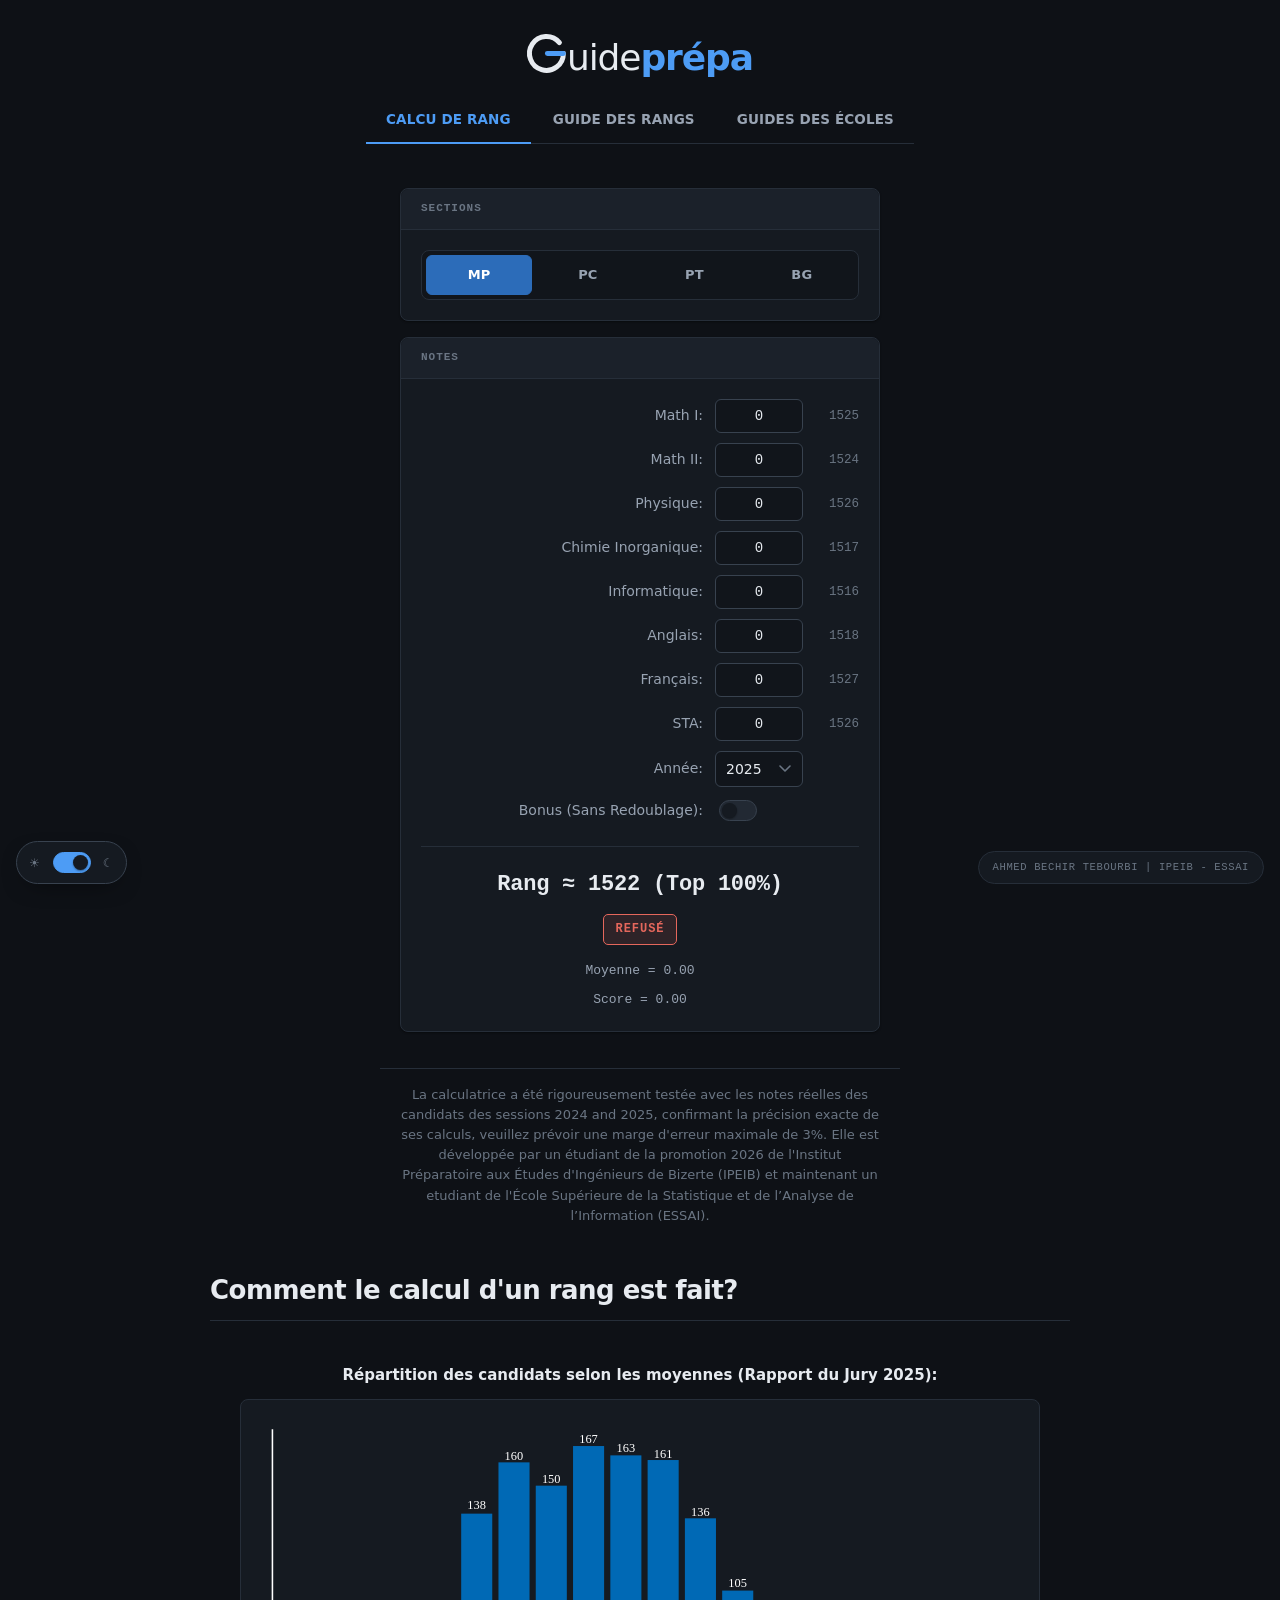
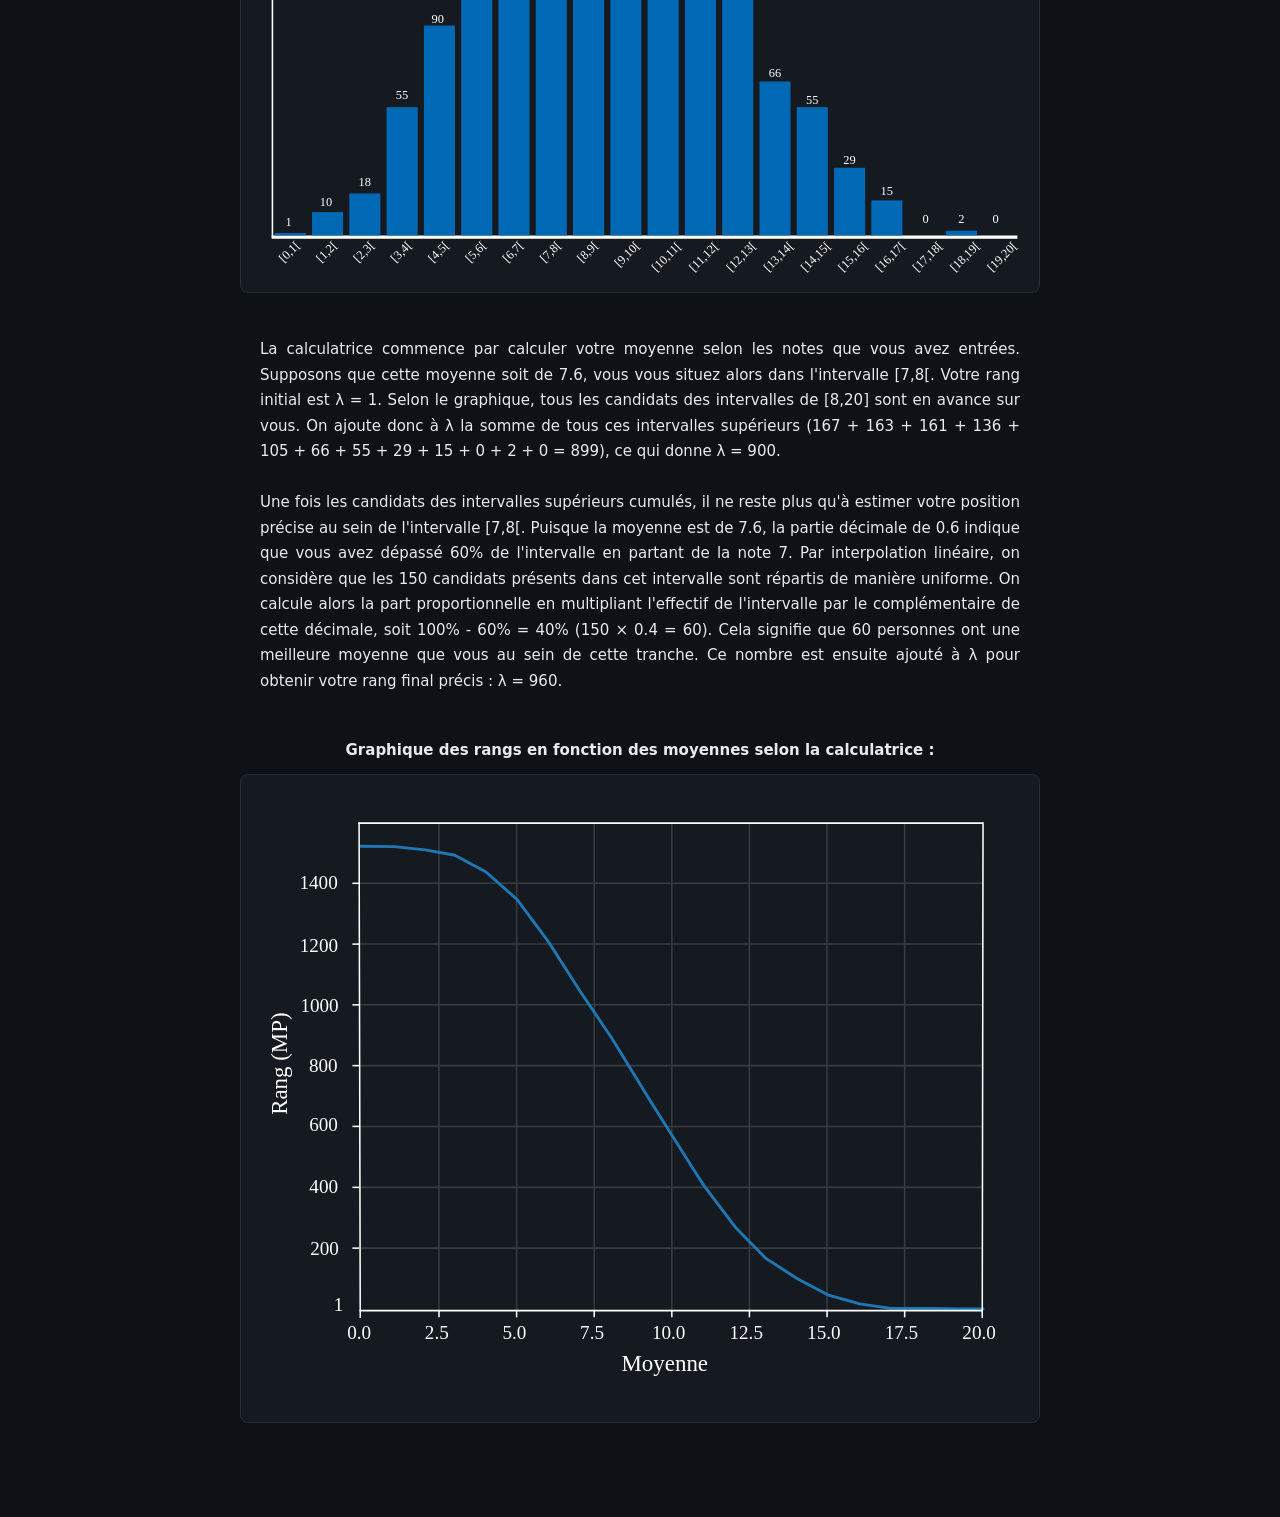
<file: index.html>
<!DOCTYPE html>
<html>
<head>
  <meta name="viewport" content="width=device-width, initial-scale=1.0">
  <meta name="description" content="Calculateur de rang et guide des seuils d'admission pour les étudiants des sections MP, PC, PT, et BG en prépa Tunisie (Données 2024/2025).">
  <meta name="keywords" content="calcul de rang, prepa tunisie, enit, supcom, ept, ensit, enicar, enig, enim, eniso, enis, ipeiem, ipeit, ipeis, ipein, ipeik, ipeig, ipeib, concours national, mp, pc, pt, bg, simulateur rang concours ingénieur tunisie, guide préparatoire mp 2026, estimation rang enit ensi ept supcom, calcul moyenne prépa tunisie, rapport jury concours national 2025, orientation écoles ingénieurs tunisie, classement rang dernière admis enit">
  <meta name="author" content="Ahmed Bechir Tebourbi">
  <title>Guide de Preparatoire Tunisie</title>
  <link rel="icon" type="image/svg+xml" href="favicon.svg?v=3">
  <link rel="icon" type="image/png" sizes="32x32" href="favicon.png?v=3">
  <link rel="apple-touch-icon" href="apple-touch-icon.png?v=3">
  <link id="theme-link" rel="stylesheet" href="stylesheet.css?v=2">
</head>
<body style="padding-bottom: 100px;">
  <div class="global-theme-toggle">
    <span class="theme-toggle-icon theme-toggle-icon-light">☀</span>
    <input type="checkbox" id="theme" class="theme-toggle" checked>
    <span class="theme-toggle-icon theme-toggle-icon-dark">☾</span>
  </div>
  <header class="site-header">
    <a class="site-logo" href="./" aria-label="Guide Prépa — accueil">
      <svg class="site-logo-g" viewBox="4.5 4.5 39 39" aria-hidden="true" focusable="false"><path class="site-logo-g-arc" d="M37.02 13.07 A17 17 0 1 0 41 24"/><path class="site-logo-g-bar" d="M41 24 H25"/></svg><span class="site-logo-word">uide<span class="site-logo-accent">prépa</span></span>
    </a>
  </header>
  <div class="tabs-container" style="margin-bottom: 20px;">
    <div class="box-tab active" data-page-target="calculator">CALCU DE RANG</div>
    <div class="box-tab" data-page-target="guide">GUIDE DES RANGS</div>
    <div class="box-tab" data-page-target="schools">GUIDES DES ÉCOLES</div>
  </div>
  <div class="watermark">
    AHMED BECHIR TEBOURBI | IPEIB - ESSAI
  </div>
  <br>
  <form action="/submit" method="POST" ID="calculator">
    <div class="main-box">
      <div class="box-title">SECTIONS</div>
      <div class="tabs-container">
          <div class="box-tab active" data-value="MP">MP</div>
          <div class="box-tab" data-value="PC">PC</div>
          <div class="box-tab" data-value="T">PT</div>
          <div class="box-tab" data-value="BG">BG</div>
      </div>
    </div>
    <div class="main-box">
      <div class="box-title"> NOTES</div>
      <div class="input-group">
        <label for="analyse">Math I:</label>
        <input type="number" id="analyse" name="grades" min="0" max="20" step="1" value="0">
        <label for="analyse-rang">0</label>
      </div>
      <div class="input-group">
        <label for="algebre">Math II:</label>
        <input type="number" id="algebre" name="grades" min="0" max="20" step="1" value="0">
        <label for="algebre-rang">0</label>
      </div>
      <div class="input-group">
        <label for="physique">Physique:</label>
        <input type="number" id="physique" name="grades" min="0" max="20" step="1" value="0">
        <label for="physique-rang">0</label>
      </div>
      <div class="input-group">
        <label for="chimie">Chimie Inorganique:</label>
        <input type="number" id="chimie" name="grades" min="0" max="20" step="1" value="0">
          <label for="chimie-rang">0</label>
      </div>
      <div class="input-group">
        <label for="informatique">Informatique:</label>
        <input type="number" id="informatique" name="grades" min="0" max="20" step="1" value="0">
        <label for="informatique-rang">0</label>
      </div>
      <div class="input-group">
        <label for="anglais">Anglais:</label>
        <input type="number" id="anglais" name="grades" min="0" max="20" step="1" value="0">
        <label for="anglais">0</label>
      </div>
      <div class="input-group">
        <label for="francais">Français:</label>
        <input type="number" id="francais" name="grades" min="0" max="20" step="1" value="0">
        <label for="francais-rang">0</label>
      </div>
      <div class="input-group">
        <label for="sta">STA:</label>
        <input type="number" id="sta" name="grades" min="0" max="20" step="1" value="0">
        <label for="sta-rang">0</label>
      </div>
      <div class="input-group hidden-element" id="group-genetique">
        <label for="genetique">Génétique:</label>
        <input type="number" id="genetique" name="grades" min="0" max="20" step="1" value="0">
        <label for="genetique-rang">0</label>
      </div>
      <div class="input-group hidden-element" id="group-animale">
        <label for="animale">Biologie Animale:</label>
        <input type="number" id="animale" name="grades" min="0" max="20" step="1" value="0">
        <label for="animale-rang">0</label>
      </div>
      <div class="input-group hidden-element" id="group-vegetale">
        <label for="vegetale">Biologie Végétale:</label>
        <input type="number" id="vegetale" name="grades" min="0" max="20" step="1" value="0">
        <label for="vegetale-rang">0</label>
      </div>
      <div class="input-group">
        <label for="year">Année:</label>
        <select id="year" name="year">
          <option value="2025">2025</option>
          <option value="2024">2024</option>
          <option value="2023">2023</option>
          <option value="2022">2022</option>
        </select>
        <label for="year"> </label>
      </div>
      <div class="input-group">
        <label for="bonus">Bonus (Sans Redoublage):</label>
        <input type="checkbox" id="bonus">
      </div>
      <div id="result">Rang ≈ 0 (Top 100%)</div>
      <div id="Admise" class="Refuse">Refusé</div>
      <div id="result2">Moyenne = 0</div>
      <div id="result3">Score = 0</div>
    </div>
    <p class="remarque">
      La calculatrice a été rigoureusement testée avec les notes réelles des candidats des sessions 2024 and 2025, confirmant la précision exacte de ses calculs, veuillez prévoir une marge d'erreur maximale de 3%.
      Elle est développée par un étudiant de la promotion 2026 de l'Institut Préparatoire aux Études d'Ingénieurs de Bizerte (IPEIB) et maintenant un etudiant de l'École Supérieure de la Statistique et de l’Analyse de l’Information (ESSAI).
    </p>
    <h1>Comment le calcul d'un rang est fait?</h1>
    <p class="repar">
      Répartition des candidats selon les moyennes (Rapport du Jury 2025):
    </p>
    <img id="repartition-img" src="repartition_bright.svg" alt="Répartition des candidats selon les moyennes (Rapport du Jury 2025)">
    <p class="explanation-text">
      La calculatrice commence par calculer votre moyenne selon les notes que vous avez entrées. Supposons que cette moyenne soit de 7.6, vous vous situez alors dans l'intervalle [7,8[. Votre rang initial est λ = 1. Selon le graphique, tous les candidats des intervalles de [8,20] sont en avance sur vous. On ajoute donc à λ la somme de tous ces intervalles supérieurs (167 + 163 + 161 + 136 + 105 + 66 + 55 + 29 + 15 + 0 + 2 + 0 = 899), ce qui donne λ = 900.<br><br>
      Une fois les candidats des intervalles supérieurs cumulés, il ne reste plus qu'à estimer votre position précise au sein de l'intervalle [7,8[. Puisque la moyenne est de 7.6, la partie décimale de 0.6 indique que vous avez dépassé 60% de l'intervalle en partant de la note 7. Par interpolation linéaire, on considère que les 150 candidats présents dans cet intervalle sont répartis de manière uniforme. On calcule alors la part proportionnelle en multipliant l'effectif de l'intervalle par le complémentaire de cette décimale, soit 100% - 60% = 40% (150 × 0.4 = 60). Cela signifie que 60 personnes ont une meilleure moyenne que vous au sein de cette tranche. Ce nombre est ensuite ajouté à λ pour obtenir votre rang final précis : λ = 960.
    </p>
    <p class="repar">
      Graphique des rangs en fonction des moyennes selon la calculatrice :
    </p>
    <img id="distribution-img" src="distribution_bright.svg" alt="Graphique des rangs en fonction des moyennes selon la calculatrice">
  </form>
  <div id="guide" class="hidden-element page-content-rapper">
    <p class="contact-notice">
      Si vous connaissez certains rangs manquants, veuillez me contacter ici : 
      <a href="https://facebook.com/ahmedbechir.tebourbi" target="_blank" class="contact-link">Facebook</a>
    </p>
    <p class="contact-notice">
        <b>REMARQUE :</b> Certaines filières ont été éliminées pour certaines sections, conformément aux nouvelles capacités d'accueil de 2026.<br>
        <i>Exemple :</i><br>
        &nbsp;&nbsp;&nbsp;&nbsp;- Mécatronique (ENISo) pour la section PC<br>
        &nbsp;&nbsp;&nbsp;&nbsp;- École Supérieure des Ingénieurs de Medjez El Bab pour la section MP<br>
        Chaque tableau inclut toutes les filières disponibles pour chaque section. Si la filiére recherchée n'y figure pas, cela signifie qu'elle n'est pas ouverte à votre section.
    </p>
    <div class="table-search-tab">
      <div class="box-title">STATISTIQUES ET FILTRES</div>
      <div class="tabs-container" style="margin-bottom: 15px;">
          <div class="box-tab active" data-table-target="MP">MP</div>
          <div class="box-tab" data-table-target="PC">PC</div>
          <div class="box-tab" data-table-target="T">PT</div>
          <div class="box-tab" data-table-target="BG">BG</div>
      </div>
      <div class="filter-inputs-row">
        <div class="filter-field">
          <input type="text" id="tableSearch" class="table-search" placeholder="Rechercher une école ou filiére..." onkeyup="filterRankTable()">
        </div>
        <div class="filter-field">
          <input type="number" id="rankFilter" class="rank-filter" placeholder="Rang minimum..." onkeyup="filterRankTable()" min="0">
        </div>
      </div>
    </div>
    <div class="rank-table-wrapper">
      <table class="rank-table" id="rankTableMP">
        <thead>
            <tr>
                <th>Institution</th>
                <th>Filiére</th>
                <th>Rang (2025)</th>
                <th>Capacité (2026)</th>
            </tr>
        </thead>
        <tbody>
            <tr>
              <td rowspan="1" data-subname="EPT Ept ept">École Polytechnique De Tunis</td>
              <td>Polytechnique</td>
              <td>49</td>
              <td>20</td>
            </tr>
            <tr>
              <td rowspan="1" data-subname="SUPCOM Supcom supcom">École Supérieure des Communications de Tunis</td>
              <td>Télécommunications</td>
              <td>191</td>
              <td>98</td>
            </tr>
            <tr>
              <td rowspan="9" data-subname="ENIT Enit enit">École Nationale d’Ingénieurs de Tunis</td>
              <td data-subname="TA Ta ta">Techniques Avancées</td>
              <td>22</td>
              <td>15</td>
            </tr>
            <tr>
              <td>Télécommunications</td>
              <td>488</td>
              <td>26</td>
            </tr>
            <tr>
              <td>Informatique</td>
              <td>443</td>
              <td>32</td>
            </tr>
            <tr>
              <td data-subname="MINDS Minds minds">Modelisation pour L'industrie et Services</td>
              <td>260</td>
              <td>25</td>
            </tr>
            <tr>
              <td data-subname="GC">Génie Civil</td>
              <td>1317</td>
              <td>22</td>
            </tr>
            <tr>
              <td data-subname="GE">Génie Electrique</td>
              <td>783</td>
              <td>39</td>
            </tr>
            <tr>
              <td data-subname="GHE">Génie Hydraulique et Environnement</td>
              <td>1277</td>
              <td>5</td>
            </tr>
            <tr>
              <td data-subname="GI">Génie Industriel</td>
              <td>528</td>
              <td>40</td>
            </tr>
            <tr>
              <td data-subname="GM">Génie Mécanique</td>
              <td>879</td>
              <td>22</td>
            </tr>
            <tr>
              <td rowspan="3" data-subname="ENIB Enib enib">École Nationale d'Ingénieurs de Bizerte</td>
              <td data-subname="GC">Génie Civil</td>
              <td>1327</td>
              <td>3</td>
            </tr>
            <tr>
              <td data-subname="GI">Génie Industriel</td>
              <td>1149</td>
              <td>25</td>
            </tr>
            <tr>
              <td data-subname="GM">Génie Mécanique</td>
              <td>1313</td>
              <td>16</td>
            </tr>
            <tr>
              <td rowspan="1" data-subname="ENSI Ensi ensi">École Nationale des Sciences de l'Informatique</td>
              <td>Informatique</td>
              <td>414</td>
              <td>150</td>
            </tr>
            <tr>
              <td rowspan="1" data-subname="ESSAI Essai essai">École Supérieure de la Statistique et de l’Analyse de l’Information</td>
              <td> Statistique et Analyse de l’Information</td>
              <td>875</td>
              <td>55</td>
            </tr>
            <tr>
              <td rowspan="6" data-subname="ENSIT Ensit ensit">École Nationale Supérieure d'Ingénieurs de Tunis</td>
              <td data-subname="GC">Génie Civil</td>
              <td>1320</td>
              <td>8</td>
            </tr>
            <tr>
              <td data-subname="GE">Génie Electrique</td>
              <td>1096</td>
              <td>25</td>
            </tr>
            <tr>
              <td data-subname="GI">Génie Industriel</td>
              <td>928</td>
              <td>10</td>
            </tr>
            <tr>
              <td data-subname="GM">Génie Mécanique</td>
              <td>1230</td>
              <td>20</td>
            </tr>
            <tr>
              <td data-subname="GMAM">Génie Mathématiques Appliquées et Modélisation</td>
              <td>818</td>
              <td>18</td>
            </tr>
            <tr>
              <td>Informatique</td>
              <td>716</td>
              <td>25</td>
            </tr>
            <tr>
              <td rowspan="4" data-subname="ENICAR Enicar enicar">École Nationale d’Ingénieurs de Carthage</td>
              <td data-subname="GSIL">Génie des Systèmes Industriels et Logistiques</td>
              <td>906</td>
              <td>16</td>
            </tr>
            <tr>
              <td>Informatique</td>
              <td>605</td>
              <td>42</td>
            </tr>
            <tr>
              <td data-subname="INTR">Infotronique</td>
              <td>856</td>
              <td>17</td>
            </tr>
            <tr>
              <td data-subname="ME">Mécatronique</td>
              <td>935</td>
              <td>12</td>
            </tr>
            <tr>
              <td rowspan="3" data-subname="ENIGAFSA ENIGafsa Enigafsa enigafsa">École Nationale d’Ingénieurs de Gafsa</td>
              <td data-subname="GCIM">Génie Chimique Industriel et Minier</td>
              <td>indisponible</td>
              <td>2</td>
            </tr>
            <tr>
              <td data-subname="GEN">Génie Energétique et Technologies de l'Environnement</td>
              <td>indisponible</td>
              <td>2</td>
            </tr>
            <tr>
              <td data-subname="GEM">Génie Electromécanique</td>
              <td>indisponible</td>
              <td>2</td>
            </tr>
            <tr>
              <td rowspan="5" data-subname="ENIG Enig enig">École Nationale d’Ingénieurs de Gabès</td>
              <td data-subname="GCP">Génie Chimique-Procédés</td>
              <td>1301</td>
              <td>1</td>
            </tr>
            <tr>
              <td data-subname="GC">Génie Civil</td>
              <td>indisponible</td>
              <td>5</td>
            </tr>
            <tr>
              <td data-subname="GCR">Génie des Communications et Réseaux</td>
              <td>1157</td>
              <td>20</td>
            </tr>
            <tr>
              <td data-subname="GEA">Génie Electrique-Automatique</td>
              <td>1324</td>
              <td>25</td>
            </tr>
            <tr>
              <td data-subname="GM">Génie Mécanique</td>
              <td>indisponible</td>
              <td>1</td>
            </tr>
            <tr>
              <td rowspan="4" data-subname="ENIM Enim enim">École Nationale d’Ingénieurs de Monastir</td>
              <td data-subname="GE">Génie Electrique</td>
              <td>1170</td>
              <td>30</td>
            </tr>
            <tr>
              <td data-subname="GEN">Génie Energétique</td>
              <td>1275</td>
              <td>45</td>
            </tr>
            <tr>
              <td data-subname="GM">Génie Mécanique</td>
              <td>1269</td>
              <td>27</td>
            </tr>
            <tr>
              <td data-subname="GT">Génie Textile</td>
              <td>1302</td>
              <td>10</td>
            </tr>

            <tr>
              <td rowspan="5" data-subname="ENIS Enis enis">École Nationale d’Ingénieurs de Sfax</td>
              <td data-subname="GC">Génie Civil</td>
              <td>1294</td>
              <td>5</td>
            </tr>
            <tr>
              <td data-subname="GEM">Génie Electromécanique</td>
              <td>1304</td>
              <td>25</td>
            </tr>
            <tr>
              <td>Génie Informatique</td>
              <td>774</td>
              <td>42</td>
            </tr>
            <tr>
              <td data-subname="GMMI">Génie des Matériaux et Management Industriel</td>
              <td>1305</td>
              <td>5</td>
            </tr>
            <tr>
              <td data-subname="GE">Génie Electrique</td>
              <td>1204</td>
              <td>25</td>
            </tr>

            <tr>
              <td rowspan="6" data-subname="ENISO ENISo Eniso eniso">École Nationale d’Ingénieurs de Sousse</td>
              <td data-subname="GEI">Electronique Industrielle</td>
              <td>1153</td>
              <td>22</td>
            </tr>
            <tr>
              <td data-subname="GP">Génie Productique</td>
              <td>1274</td>
              <td>10</td>
            </tr>
            <tr>
              <td data-subname="GTE">Génie Telecommunications Embarquées</td>
              <td>908</td>
              <td>15</td>
            </tr>
            <tr>
              <td data-subname="IA">Informatique Appliquée</td>
              <td>793</td>
              <td>25</td>
            </tr>
            <tr>
              <td data-subname="ISEA">Ingénierie des Systémes embarquées Automobiles</td>
              <td>916</td>
              <td>13</td>
            </tr>
            <tr>
              <td data-subname="ME">Mécatronique</td>
              <td>937</td>
              <td>25</td>
            </tr>
            <tr>
              <td rowspan="4" data-subname="ENETCOM Enetcom enetcom">École Nationale d’Électronique et des Télécommunications de Sfax</td>
              <td data-subname="GSEC">Génie des Systèmes Électroniques et Communications</td>
              <td>1000</td>
              <td>10</td>
            </tr>
            <tr>
              <td data-subname="GII">Génie Informatique Industrielle</td>
              <td>940</td>
              <td>12</td>
            </tr>
            <tr>
              <td>Génie des Télécommunications</td>
              <td>934</td>
              <td>25</td>
            </tr>
            <tr>
              <td data-subname="IDSD">Ingénierie des Données et Systèmes Décisionnels</td>
              <td>760</td>
              <td>20</td>
            </tr>
            <tr>
              <td rowspan="1" data-subname="ENSTABC">École Nationale des Sciences et Technologies Avancées de Borj Cedria</td>
              <td data-subname="TA Ta ta">Technologies Avancées</td>
              <td>1257</td>
              <td>50</td>
            </tr>
            <tr>
              <td rowspan="1" data-subname="INAT Inat inat">Institut National Agronomique de Tunisie</td>
              <td data-subname="SPV Spv spv">Économie Agricole</td>
              <td>1315</td>
              <td>2</td>
            </tr>
            <tr>
              <td rowspan="1" data-subname="FST Fst fst">Facultés des Sciences de Tunis</td>
              <td data-subname="CAI Cai cai">Chimie Analytique et Instrumentation</td>
              <td>1139</td>
              <td>5</td>
            </tr>
              <tr>
              <td rowspan="1" data-subname="ESAM Esam esam">École Supérieure d’Agriculture de Mograne</td>
              <td data-subname="ER Er er">Economie Rurale</td>
              <td>indisponible</td>
              <td>1</td>
            </tr>
        </tbody>
    </table>
    </div>
    <div class="rank-table-wrapper">
<table class="rank-table hidden-element" id="rankTablePC">
        <thead>
            <tr>
                <th>Institution</th>
                <th>Filiére</th>
                <th>Rang (2024)</th>
                <th>Capacité (2026)</th>
            </tr>
        </thead>
        <tbody>
            <tr>
              <td rowspan="1" data-subname="EPT Ept ept">École Polytechnique De Tunis</td>
              <td>Polytechnique</td>
              <td>32</td>
              <td>20</td>
            </tr>
            <tr>
              <td rowspan="1" data-subname="SUPCOM Supcom supcom">École Supérieure des Communications de Tunis</td>
              <td>Télécommunications</td>
              <td>84</td>
              <td>46</td>
            </tr>
            <tr>
              <td rowspan="9" data-subname="ENIT Enit enit">École Nationale d’Ingénieurs de Tunis</td>
              <td data-subname="TA">Techniques Avancées</td>
              <td>3</td>
              <td>2</td>
            </tr>
            <tr>
              <td>Télécommunications</td>
              <td>150</td>
              <td>16</td>
            </tr>
            <tr>
              <td>Informatique</td>
              <td>126</td>
              <td>10</td>
            </tr>
            <tr>
              <td data-subname="MINDS Minds minds">Modelisation pour L'industrie et Services</td>
              <td>114</td>
              <td>1</td>
            </tr>
            <tr>
              <td data-subname="GC">Génie Civil</td>
              <td>781</td>
              <td>18</td>
            </tr>
            <tr>
              <td data-subname="GE">Génie Electrique</td>
              <td>352</td>
              <td>12</td>
            </tr>
            <tr>
              <td data-subname="GHE">Génie Hydraulique et Environnement</td>
              <td>782</td>
              <td>6</td>
            </tr>
            <tr>
              <td data-subname="GI">Génie Industriel</td>
              <td>273</td>
              <td>25</td>
            </tr>
            <tr>
              <td data-subname="GM">Génie Mécanique</td>
              <td>612</td>
              <td>11</td>
            </tr>
            <tr>
              <td rowspan="3" data-subname="ENIB Enib enib">École Nationale d'Ingénieurs de Bizerte</td>
              <td data-subname="GC">Génie Civil</td>
              <td>780</td>
              <td>10</td>
            </tr>
            <tr>
              <td data-subname="GI">Génie Industriel</td>
              <td>644</td>
              <td>12</td>
            </tr>
            <tr>
              <td data-subname="GM">Génie Mécanique</td>
              <td>750</td>
              <td>16</td>
            </tr>
            <tr>
              <td rowspan="1" data-subname="ENSI Ensi ensi">École Nationale des Sciences de l'Informatique</td>
              <td>Informatique</td>
              <td>118</td>
              <td>30</td>
            </tr>
            <tr>
              <td rowspan="5" data-subname="ENSIT Ensit ensit">École Nationale Supérieure d'Ingénieurs de Tunis</td>
              <td data-subname="GC">Génie Civil</td>
              <td>873</td>
              <td>10</td>
            </tr>
            <tr>
              <td data-subname="GE">Génie Electrique</td>
              <td>609</td>
              <td>6</td>
            </tr>
            <tr>
              <td data-subname="GI">Génie Industriel</td>
              <td>521</td>
              <td>30</td>
            </tr>
            <tr>
              <td data-subname="GMAM">Génie Mathématiques Appliquées et Modélisation</td>
              <td>372</td>
              <td>12</td>
            </tr>
            <tr>
              <td>Informatique</td>
              <td>229</td>
              <td>16</td>
            </tr>
            <tr>
              <td rowspan="4" data-subname="ENICAR Enicar enicar">École Nationale d’Ingénieurs de Carthage</td>
              <td data-subname="GSIL">Génie des Systèmes Industriels et Logistiques</td>
              <td>579</td>
              <td>27</td>
            </tr>
            <tr>
              <td>Informatique</td>
              <td>258</td>
              <td>36</td>
            </tr>
            <tr>
              <td data-subname="INTR">Infotronique</td>
              <td>367</td>
              <td>17</td>
            </tr>
            <tr>
              <td data-subname="ME">Mécatronique</td>
              <td>564</td>
              <td>18</td>
            </tr>
            <tr>
              <td rowspan="3" data-subname="ENIGAFSA ENIGafsa Enigafsa enigafsa">École Nationale d’Ingénieurs de Gafsa</td>
              <td data-subname="GCIM">Génie Chimique Industriel et Minier</td>
              <td>1027</td>
              <td>4</td>
            </tr>
            <tr>
              <td data-subname="GEN">Génie Energétique et Technologies de l'Environnement</td>
              <td>994</td>
              <td>16</td>
            </tr>
            <tr>
              <td data-subname="GEM">Génie Electromécanique</td>
              <td>1003</td>
              <td>9</td>
            </tr>
            <tr>
              <td rowspan="5" data-subname="ENIG Enig enig">École Nationale d’Ingénieurs de Gabès</td>
              <td data-subname="GCP">Génie Chimique-Procédés</td>
              <td>1028</td>
              <td>25</td>
            </tr>
            <tr>
              <td data-subname="GC">Génie Civil</td>
              <td>994</td>
              <td>35</td>
            </tr>
            <tr>
              <td data-subname="GCR">Génie des Communications et Réseaux</td>
              <td>724</td>
              <td>20</td>
            </tr>
            <tr>
              <td data-subname="GEA">Génie Electrique-Automatique</td>
              <td>871</td>
              <td>27</td>
            </tr>
            <tr>
              <td data-subname="GM">Génie Mécanique</td>
              <td>961</td>
              <td>19</td>
            </tr>
            <tr>
              <td rowspan="4" data-subname="ENIM Enim enim">École Nationale d’Ingénieurs de Monastir</td>
              <td data-subname="GE">Génie Electrique</td>
              <td>620</td>
              <td>22</td>
            </tr>
            <tr>
              <td data-subname="GEN">Génie Energétique</td>
              <td>730</td>
              <td>31</td>
            </tr>
            <tr>
              <td data-subname="GM">Génie Mécanique</td>
              <td>778</td>
              <td>12</td>
            </tr>
            <tr>
              <td data-subname="GT">Génie Textile</td>
              <td>1025</td>
              <td>52</td>
            </tr>

            <tr>
              <td rowspan="5" data-subname="ENIS Enis enis">École Nationale d’Ingénieurs de Sfax</td>
              <td data-subname="GC">Génie Civil</td>
              <td>903</td>
              <td>20</td>
            </tr>
            <tr>
              <td data-subname="GEM">Génie Electromécanique</td>
              <td>496</td>
              <td>20</td>
            </tr>
            <tr>
              <td>Génie Informatique</td>
              <td>253</td>
              <td>25</td>
            </tr>
            <tr>
              <td data-subname="GMMI">Génie des Matériaux et Management Industriel</td>
              <td>854</td>
              <td>25</td>
            </tr>
            <tr>
              <td data-subname="GE">Génie Electrique</td>
              <td>754</td>
              <td>20</td>
            </tr>

            <tr>
              <td rowspan="4" data-subname="ENISO ENISo Eniso eniso">École Nationale d’Ingénieurs de Sousse</td>
              <td data-subname="GEI">Electronique Industrielle</td>
              <td>592</td>
              <td>8</td>
            </tr>
            <tr>
              <td data-subname="IA">Informatique Appliquée</td>
              <td>256</td>
              <td>5</td>
            </tr>
            <tr>
              <td rowspan="4" data-subname="ENETCOM Enetcom enetcom">École Nationale d’Électronique et des Télécommunications de Sfax</td>
              <td data-subname="GSEC">Génie des Systèmes Électroniques et Communications</td>
              <td>585</td>
              <td>35</td>
            </tr>
            <tr>
              <td data-subname="GII">Génie Informatique Industrielle</td>
              <td>436</td>
              <td>29</td>
            </tr>
            <tr>
              <td>Génie des Télécommunications</td>
              <td>336</td>
              <td>30</td>
            </tr>
            <tr>
              <td data-subname="IDSD">Ingénierie des Données et Systèmes Décisionnels</td>
              <td>278</td>
              <td>15</td>
            </tr>
            <tr>
              <td rowspan="1" data-subname="ENSTABC">École Nationale des Sciences et Technologies Avancées de Borj Cedria</td>
              <td data-subname="TA">Technologies Avancées</td>
              <td>708</td>
              <td>38</td>
            </tr>
            <tr>
              <td rowspan="2" data-subname="FST Fst fst">Faculté des Sciences de Tunis</td>
              <td data-subname="CAI Cai cai">Chimie Analytique et Instrumentation</td>
              <td>557</td>
              <td>25</td>
            </tr>
            <tr>
              <td data-subname="GI">Géosciences</td>
              <td>868</td>
              <td>8</td>
            </tr>
            <tr>
              <td rowspan="3" data-subname="ESIMB Esimb esimb">École Supérieure des Ingénieurs de Medjez El Bab</td>
              <td data-subname="GMAI">Génie Mécanique et Agro-Industriel</td>
              <td>1095</td>
              <td>10</td>
            </tr>
            <tr>
              <td>Topographie</td>
              <td>999</td>
              <td>10</td>
            </tr>
            <tr>
              <td>Hydraulique et Aménagement</td>
              <td>1030</td>
              <td>10</td>
            </tr>
            <tr>
              <td rowspan="1" data-subname="ESIAT Esiat esiat">École Supérieure des Industries Alimentaires de Tunis</td>
              <td data-subname="AA">Agro-alimentaire</td>
              <td>1001</td>
              <td>7</td>
            </tr>
            <tr>
              <td rowspan="1" data-subname="ESAKEF ESAKef Esakef esakef">École Supérieure d’Agriculture du Kef</td>
              <td data-subname="SA">Sciences Agricoles</td>
              <td>indisponible</td>
              <td>2</td>
            </tr>
            <tr>
              <td rowspan="5" data-subname="INAT Inat inat">Institut National Agronomique de Tunisie</td>
              <td data-subname="SPV Spv spv">Sciences de la production Végétale</td>
              <td>1028</td>
              <td>3</td>
            </tr>
            <tr>
              <td>Phytiatrie</td>
              <td>1029</td>
              <td>1</td>
            </tr>
            <tr>
              <td data-subname="PA Pa pa">Production Animale</td>
              <td>indisponible</td>
              <td>1</td>
            </tr>
            <tr>
              <td data-subname="GREF Gref gref">Génie Rural, Eaux et Forêts</td>
              <td>indisponible</td>
              <td>2</td>
            </tr>
            <tr>
              <td data-subname="AA">Agro-alimentaire</td>
              <td>972</td>
              <td>2</td>
            </tr>
        </tbody>
    </table>
    </div>
      <div class="rank-table-wrapper">
<table class="rank-table hidden-element" id="rankTableT">
        <thead>
            <tr>
                <th>Institution</th>
                <th>Filiére</th>
                <th>Rang (2025)</th>
                <th>Capacité (2026)</th>
            </tr>
        </thead>
        <tbody>
            <tr>
              <td rowspan="1" data-subname="EPT Ept ept">École Polytechnique De Tunis</td>
              <td>Polytechnique</td>
              <td>10</td>
              <td>10</td>
            </tr>
            <tr>
              <td rowspan="1" data-subname="SUPCOM Supcom supcom">École Supérieure des Communications de Tunis</td>
              <td>Télécommunications</td>
              <td>31</td>
              <td>18</td>
            </tr>
            <tr>
              <td rowspan="9" data-subname="ENIT Enit enit">École Nationale d’Ingénieurs de Tunis</td>
              <td data-subname="TA">Techniques Avancées</td>
              <td>1</td>
              <td>1</td>
            </tr>
            <tr>
              <td>Télécommunications</td>
              <td>117</td>
              <td>9</td>
            </tr>
            <tr>
              <td>Informatique</td>
              <td>98</td>
              <td>9</td>
            </tr>
            <tr>
              <td data-subname="MINDS Minds minds">Modelisation pour L'industrie et Services</td>
              <td>17</td>
              <td>1</td>
            </tr>
            <tr>
              <td data-subname="GC">Génie Civil</td>
              <td>539</td>
              <td>9</td>
            </tr>
            <tr>
              <td data-subname="GE">Génie Electrique</td>
              <td>176</td>
              <td>17</td>
            </tr>
            <tr>
              <td data-subname="GHE">Génie Hydraulique et Environnement</td>
              <td>602</td>
              <td>5</td>
            </tr>
            <tr>
              <td data-subname="GI">Génie Industriel</td>
              <td>54</td>
              <td>6</td>
            </tr>
            <tr>
              <td data-subname="GM">Génie Mécanique</td>
              <td>305</td>
              <td>19</td>
            </tr>
            <tr>
              <td rowspan="3" data-subname="ENIB Enib enib">École Nationale d'Ingénieurs de Bizerte</td>
              <td data-subname="GC">Génie Civil</td>
              <td>665</td>
              <td>7</td>
            </tr>
            <tr>
              <td data-subname="GI">Génie Industriel</td>
              <td>342</td>
              <td>3</td>
            </tr>
            <tr>
              <td data-subname="GM">Génie Mécanique</td>
              <td>567</td>
              <td>8</td>
            </tr>
            <tr>
              <td rowspan="1" data-subname="ENSI Ensi ensi">École Nationale des Sciences de l'Informatique</td>
              <td>Informatique</td>
              <td>78</td>
              <td>20</td>
            </tr>
            <tr>
              <td rowspan="4" data-subname="ENSIT Ensit ensit">École Nationale Supérieure d'Ingénieurs de Tunis</td>
              <td data-subname="GC">Génie Civil</td>
              <td>654</td>
              <td>12</td>
            </tr>
            <tr>
              <td data-subname="GE">Génie Electrique</td>
              <td>394</td>
              <td>24</td>
            </tr>
            <tr>
              <td data-subname="GM">Génie Mécanique</td>
              <td>578</td>
              <td>35</td>
            </tr>
            <tr>
              <td>Informatique</td>
              <td>197</td>
              <td>14</td>
            </tr>
            <tr>
              <td rowspan="4" data-subname="ENICAR Enicar enicar">École Nationale d’Ingénieurs de Carthage</td>
              <td data-subname="GSIL">Génie des Systèmes Industriels et Logistiques</td>
              <td>314</td>
              <td>9</td>
            </tr>
            <tr>
              <td>Informatique</td>
              <td>149</td>
              <td>12</td>
            </tr>
            <tr>
              <td data-subname="INTR">Infotronique</td>
              <td>227</td>
              <td>5</td>
            </tr>
            <tr>
              <td data-subname="ME">Mécatronique</td>
              <td>284</td>
              <td>19</td>
            </tr>
            <tr>
              <td rowspan="2" data-subname="ENIGAFSA ENIGafsa Enigafsa enigafsa">École Nationale d’Ingénieurs de Gafsa</td>
              <td data-subname="GCIM">Génie Energétique et Technologies de l'Environnement</td>
              <td>646</td>
              <td>2</td>
            </tr>
            <tr>
              <td data-subname="GEM">Génie Electromécanique</td>
              <td>653</td>
              <td>9</td>
            </tr>
            <tr>
              <td rowspan="5" data-subname="ENIG Enig enig">École Nationale d’Ingénieurs de Gabès</td>
              <td data-subname="GCP">Génie Chimique-Procédés</td>
              <td>685</td>
              <td>5</td>
            </tr>
            <tr>
              <td data-subname="GC">Génie Civil</td>
              <td>690</td>
              <td>10</td>
            </tr>
            <tr>
              <td data-subname="GCR">Génie des Communications et Réseaux</td>
              <td>543</td>
              <td>10</td>
            </tr>
            <tr>
              <td data-subname="GEA">Génie Electrique-Automatique</td>
              <td>576</td>
              <td>13</td>
            </tr>
            <tr>
              <td data-subname="GM">Génie Mécanique</td>
              <td>622</td>
              <td>19</td>
            </tr>
            <tr>
              <td rowspan="4" data-subname="ENIM Enim enim">École Nationale d’Ingénieurs de Monastir</td>
              <td data-subname="GE">Génie Electrique</td>
              <td>363</td>
              <td>23</td>
            </tr>
            <tr>
              <td data-subname="GEN">Génie Energétique</td>
              <td>338</td>
              <td>9</td>
            </tr>
            <tr>
              <td data-subname="GM">Génie Mécanique</td>
              <td>527</td>
              <td>36</td>
            </tr>
            <tr>
              <td data-subname="GT">Génie Textile</td>
              <td>690</td>
              <td>16</td>
            </tr>

            <tr>
              <td rowspan="5" data-subname="ENIS Enis enis">École Nationale d’Ingénieurs de Sfax</td>
              <td data-subname="GC">Génie Civil</td>
              <td>686</td>
              <td>20</td>
            </tr>
            <tr>
              <td data-subname="GEM">Génie Electromécanique</td>
              <td>496</td>
              <td>25</td>
            </tr>
            <tr>
              <td>Génie Informatique</td>
              <td>203</td>
              <td>8</td>
            </tr>
            <tr>
              <td data-subname="GMMI">Génie des Matériaux et Management Industriel</td>
              <td>596</td>
              <td>10</td>
            </tr>
            <tr>
              <td data-subname="GE">Génie Electrique</td>
              <td>466</td>
              <td>20</td>
            </tr>

            <tr>
              <td rowspan="6" data-subname="ENISO ENISo Eniso eniso">École Nationale d’Ingénieurs de Sousse</td>
              <td data-subname="GEI">Electronique Industrielle</td>
              <td>349</td>
              <td>15</td>
            </tr>
            <tr>
              <td data-subname="GP">Génie Productique</td>
              <td>424</td>
              <td>10</td>
            </tr>
            <tr>
              <td data-subname="GTE">Génie Telecommunications Embarquées</td>
              <td>200</td>
              <td>7</td>
            </tr>
            <tr>
              <td data-subname="IA">Informatique Appliquée</td>
              <td>210</td>
              <td>14</td>
            </tr>
            <tr>
              <td data-subname="ISEA">Ingénierie des Systémes embarquées Automobiles</td>
              <td>265</td>
              <td>9</td>
            </tr>
            <tr>
              <td data-subname="ME">Mécatronique</td>
              <td>188</td>
              <td>18</td>
            </tr>
            <tr>
              <td rowspan="4" data-subname="ENETCOM Enetcom enetcom">École Nationale d’Électronique et des Télécommunications de Sfax</td>
              <td data-subname="GSEC">Génie des Systèmes Électroniques et Communications</td>
              <td>404</td>
              <td>15</td>
            </tr>
            <tr>
              <td data-subname="GII">Génie Informatique Industrielle</td>
              <td>359</td>
              <td>19</td>
            </tr>
            <tr>
              <td>Génie des Télécommunications</td>
              <td>222</td>
              <td>5</td>
            </tr>
            <tr>
              <td data-subname="IDSD">Ingénierie des Données et Systèmes Décisionnels</td>
              <td>164</td>
              <td>5</td>
            </tr>
            <tr>
              <td rowspan="1" data-subname="ENSTABC">École Nationale des Sciences et Technologies Avancées de Borj Cedria</td>
              <td data-subname="TA">Technologies Avancées</td>
              <td>480</td>
              <td>2</td>
            </tr>
            <tr>
              <td rowspan="3" data-subname="ESIMB Esimb esimb">École Supérieure des Ingénieurs de Medjez El Bab</td>
              <td data-subname="GMAI">Génie Mécanique et Agro-Industriel</td>
              <td>673</td>
              <td>5</td>
            </tr>
            <tr>
              <td>Topographie</td>
              <td>indisponible</td>
              <td>5</td>
            </tr>
        </tbody>
    </table>
    </div>
    <div class="rank-table-wrapper">
<table class = "rank-table hidden-element" id="rankTableBG">
        <thead>
            <tr>
                <th>Institution</th>
                <th>Filiére</th>
                <th>Rang (2025)</th>
                <th>Capacité (2026)</th>
            </tr>
        </thead>
        <tbody>
            <tr>
              <td rowspan="7" data-subname="INAT Inat inat">Institut National Agronomique de Tunisie</td>
              <td data-subname="SPV Spv spv">Sciences de la production Végétale</td>
              <td>137</td>
              <td>12</td>
            </tr>
            <tr>
              <td>Phytiatrie</td>
              <td>168</td>
              <td>12</td>
            </tr>
            <tr>
              <td data-subname="PA Pa pa">Production Animale</td>
              <td>133</td>
              <td>12</td>
            </tr>
            <tr>
              <td data-subname="EA Ea ea">Économie Agricole</td>
              <td>43</td>
              <td>12</td>
            </tr>
            <tr>
              <td data-subname="GREF Gref gref">Génie Rural, Eaux et Forêts</td>
              <td>48</td>
              <td>12</td>
            </tr>
            <tr>
              <td data-subname="AA">Agro-alimentaire</td>
              <td>60</td>
              <td>12</td>
            </tr>
            <tr>
              <td>Halieutique</td>
              <td>192</td>
              <td>12</td>
            </tr>
            <tr>
              <td rowspan="2" data-subname="FST Fst fst">Faculté des Sciences de Tunis</td>
              <td data-subname="CAI Cai cai">Chimie Analytique et Instrumentation</td>
              <td>66</td>
              <td>5</td>
            </tr>
            <tr>
              <td data-subname="GI">Géosciences</td>
              <td>107</td>
              <td>22</td>
            </tr>
            <tr>
              <td rowspan="1" data-subname="ENIGAFSA ENIGafsa Enigafsa enigafsa">École Nationale d’Ingénieurs de Gafsa</td>
              <td data-subname="GCIM">Génie Chimique Industriel et Minier</td>
              <td>227</td>
              <td>9</td>
            </tr>
            <tr>
              <td rowspan="3" data-subname="ISACM Isacm isacm">Institut Supérieur Agronomique de Chott-Mariem</td>
              <td data-subname="HO">Horticulture</td>
              <td>218</td>
              <td>12</td>
            </tr>
            <tr>
              <td data-subname="AP">Aménagement du Paysage</td>
              <td>242</td>
              <td>11</td>
            </tr>
            <tr>
              <td data-subname="PA">Production Animale</td>
              <td>nouvelle</td>
              <td>11</td>
            </tr>
            <tr>
              <td rowspan="2" data-subname="ESAM Esam esam">École Supérieure d’Agriculture de Mograne</td>
              <td data-subname="ER">Economie Rurale</td>
              <td>211</td>
              <td>11</td>
            </tr>
            <tr>
              <td data-subname="PA">Production Agricole</td>
              <td>nouvelle</td>
              <td>11</td>
            </tr>
            <tr>
              <td rowspan="1" data-subname="ENIG Enig enig">École Nationale d’Ingénieurs de Gabès</td>
              <td data-subname="GCP">Génie Chimique-Procédés</td>
              <td>165</td>
              <td>5</td>
            </tr>
            <tr>
              <td rowspan="1" data-subname="ESIAT Esiat esiat">École Supérieure des Industries Alimentaires de Tunis</td>
              <td data-subname="AA">Agro-alimentaire</td>
              <td>119</td>
              <td>11</td>
            </tr>
            <tr>
              <td rowspan="2" data-subname="ENIS Enis enis">École Nationale d’Ingénieurs de Sfax</td>
              <td data-subname="GB">Génie Biologie</td>
              <td>189</td>
              <td>40</td>
            </tr>
            <tr>
              <td data-subname="GRE">Géo-ressources et Environnement</td>
              <td>142</td>
              <td>20</td>
            </tr>
            <tr>
              <td rowspan="1" data-subname="ESAKEF ESAKef Esakef esakef">École Supérieure d’Agriculture du Kef</td>
              <td data-subname="SA">Sciences Agricoles</td>
              <td>251</td>
              <td>15</td>
            </tr>
            <tr>
              <td rowspan="1" data-subname="ESAMA">École Supérieure d’Agriculture de Mateur</td>
              <td data-subname="PAF">Productions Animales et Fourragères</td>
              <td>252</td>
              <td>13</td>
            </tr>
            <tr>
              <td rowspan="3" data-subname="ESIMB Esimb esimb">École Supérieure des Ingénieurs de Medjez El Bab</td>
              <td data-subname="GMAI">Hydraulique et Aménagement</td>
              <td>Nouvelle</td>
              <td>5</td>
            </tr>
        </tbody>
    </table>
    </div>
    <p class="remarque">
      Ce document présente le guide des rangs pour les sections MP, PT et BG (données 2025), ainsi que pour la section PC (données 2024, les statistiques de 2025 n'étant pas disponibles). Veuillez noter que certains rangs par filiére demeurent inconnus et qu'une marge d'erreur maximale de 10  rangs est à prévoir.
    </p>
  </div>
  <div id="schools" class="hidden-element page-content-rapper justified-text">
    <div class="explanation-text">
      <h1><u>Comment Choisissez-Vous les Filières?</u></h1>
      <h2>● Ignorez Votre Rang</h2>
      <p>
        Lors du choix d'une école et d'une filière, il ne faut pas tenir compte de votre rang. Vous devrez de toute façon renseigner l'ensemble de vos vœux, il n'est donc pas nécessaire de vous limiter aux filières que vous pensez pouvoir atteindre.
        Une idée fausse très répandue consiste à croire qu’il faut placer en tête de liste les filières qui sont « accessibles » sous peine qu’un autre candidat, ayant mis cette filière en premier choix, obtienne la place à votre place malgré un rang inférieur au vôtre. Il s’agit d’une rumeur infondée. Cette affirmation est fausse tant pour le concours national des écoles d’ingénieurs que pour le baccalauréat national, comme l’ont confirmé les jurys eux-mêmes.
      </p>
      <h4>Un Paragraph Publié par le Presient du Jury des Concours Nationaux</h4>
      <p>
        "Ceci étant, il est vivement recommandé aux candidats de classer les filières selon leurs préférences réelles, sans se baser sur leur rang. En effet, l'algorithme d'affectation tente de satisfaire, pour chaque candidat, le vœu le mieux placé dans son classement, dans la limite des places disponibles et selon son rang; il s'appuie par ailleurs sur des listes d'attente, certains candidats ne confirmant pas leurs choix, ce qui libère des places. Tenter d'anticiper ses chances en fonction de son rang n'apporte donc aucun avantage: cela peut au contraire pénaliser le candidat, qui risque de se voir affecté à une filière moins désirée, alors qu'une meilleure option aurait pu, in fine, lui être accessible s'il avait classé ses vœux selon ses préférences réelles. Un candidat a donc tout intérêt à classer les filières dans l'ordre de ses véritables vœux, sans chercher à calculer ses chances d'admission dans chacune d'elles." - Hatem Zenzri
      </p>
      <h2>● Ignorez les Rangs Des Filières</h2>
      <p>
        Le classement apparent d’une école ou d’une filière peut être relativement bas pour plusieurs raisons.
        Tout d’abord, la localisation géographique : une filière est parfois choisie simplement parce qu’elle se trouve à Tunis.
        Deuxièmement, la popularité : la majorité des étudiants privilégient aujourd’hui l’informatique au détriment de filières telles que le génie électrique ou le génie mécanique, perçues comme moins « tendance » ou plus exigeantes.
        Troisièmement, l’ancienneté de la filière : certaines branches récentes, comme les Technologies Avancées à l’ENSTAB ou l’Automobile à l’ENISO, n’ont qu’une dizaine d’années d’existence. Cela ne signifie en aucun cas qu’elles offrent moins de perspectives d’avenir.
        Quatrièmement, la capacité d’accueil : une filière avec un grand nombre de places voit naturellement son rang maximum plus élevé. Par exemple, la section Informatique à l’ENSI (MP) affiche un rang maximum autour de 410 pour une capacité de 150 places. Si sa capacité avait été limitée à 32 places comme à l’ENIT, son rang maximum serait bien plus élevé (probablement inférieur à 200). Cela n’altère en rien la qualité de la formation dispensée.
        Enfin, le rang maximum ne raconte pas toute l’histoire : il ne représente que le pire scénario. Même si une filière affiche un rang maximum de 800, vous y trouverez très souvent des étudiants classés 200 ou 300.
        En résumé, il ne faut pas se fier au rang maximum d’une filière. L’essentiel est d’étudier attentivement le contenu de la formation, ses spécialisations, ses débouchés professionnels, et surtout de choisir une filière dans laquelle vous pourrez vous épanouir et exceller.
      </p>
      <h2>Les Écoles d'Ingenieurs</h2>
      <p>
        Ces fiches d'établissements constituent un résumé concis et complet des informations essentielles vous permettant d'identifier le parcours qui correspond le mieux à vos aspirations, en fonction des spécialités, des programmes de formation et des opportunités de doubles diplômes proposés.
      </p>
    </div>
    <select id="school-select" name="schools">
      <option value="ENETCOM">ENETCOM</option>
      <option value="ENIB">ENIB</option>
      <option value="ENICAR">ENICAR</option>
      <option value="ENIG">ENIG</option>
      <option value="ENIGAFSA">ENIGA</option>
      <option value="ENIM">ENIM</option>
      <option value="ENIS">ENIS</option>
      <option value="ENISO">ENISO</option>
      <option value="ENIT">ENIT</option>
      <option value="ENSI">ENSI</option>
      <option value="ENSIT">ENSIT</option>
      <option value="ENSTAB">ENSTAB</option>
      <option value="EPT">EPT</option>
      <option value="ESAKEF">ESAKEF</option>
      <option value="ESAM">ESAM</option>
      <option value="ESAMATEUR">ESAMATEUR</option>
      <option value="ESIAT">ESIAT</option>
      <option value="ESIMB">ESIMB</option>
      <option value="ESSAI">ESSAI</option>
      <option value="FST">FST</option>
      <option value="INAT">INAT</option>
      <option value="ISACM">ISACM</option>
      <option value="SUPCOM">SUPCOM</option>
    </select>
    <select id="ENETCOM">
      <option value="GSEC">Génie des Systèmes Électroniques et Communications</option>
      <option value="GII">Génie Informatique Industrielle</option>
      <option value="GT">Génie des Télécommunications</option>
      <option value="IDSD">Ingénierie des Données et Systèmes Décisionnels</option>
    </select>
    <select id="ENIB">
      <option value="GC">Génie Civil</option>
      <option value="GI">Génie Industriel</option>
      <option value="GM">Génie Mécanique</option>
    </select>
    <select id="ENICAR">
      <option value="GSIL">Génie des Systèmes Industriels et Logistiques</option>
      <option value="INFR">Informatique</option>
      <option value="INFT">Infotronique</option>
      <option value="ME">Mécatronique</option>
    </select>
    <select id="ENIG">
      <option value="GCP">Génie Chimique-Procédés</option>
      <option value="GC">Génie Civil</option>
      <option value="GCR">Génie des Communications et Réseaux</option>
      <option value="GEA">Génie Electrique-Automatique</option>
      <option value="GM">Génie Mécanique</option>
    </select>
    <select id="ENIGAFSA">
      <option value="GCIM">Génie Chimique Industriel et Minier</option>
      <option value="GETE">Génie Energétique et Technologies de l'Environnement</option>
      <option value="GEM">Génie Electromécanique</option>
    </select>
    <select id="ENIM">
      <option value="GE">Génie Electrique</option>
      <option value="GEN">Génie Energétique</option>
      <option value="GM">Génie Mécanique</option>
      <option value="GT">Génie Textile</option>
    </select>
    <select id="ENIS">
      <option value="GC">Génie Civil</option>
      <option value="GEM">Génie Electromécanique</option>
      <option value="GI">Génie Informatique</option>
      <option value="GMMI">Génie des Matériaux et Management Industrie</option>
      <option value="GE">Génie Electrique</option>
      <option value="GRE">Géo-ressources et Environnement</option>
      <option value="GB">Génie Biologie</option>
    </select>
    <select id="ENISO">
      <option value="EI">Electronique Industrielle</option>
      <option value="GP">Génie Productique</option>
      <option value="GTE">Génie Telecommunications Embarquées</option>
      <option value="IA">Informatique Appliquée</option>
      <option value="ISEA">Ingénierie des Systémes embarquées Automobiles</option>
      <option value="MEC">Mécatronique</option>
    </select>
    <select id="ENIT">
      <option value="TA">Techniques Avancées</option>
      <option value="T">Télécommunication</option>
      <option value="I">Informatique</option>
      <option value="MINDS">Modelisation pour L'industrie et Services</option>
      <option value="GC">Génie Civil</option>
      <option value="GE">Génie Electrique</option>
      <option value="GHE">Génie Hydraulique et Environnement</option>
      <option value="GI">Génie Industriel</option>
      <option value="GM">Génie Mécanique</option>
    </select>
    <select id="ENSI">
      <option value="I">INFORMATIQUE</option>
    </select>
    <select id="ENSIT">
      <option value="GC">Génie Civil</option>
      <option value="GE">Génie Electrique</option>
      <option value="GI">Génie Industriel</option>
      <option value="GM">Génie Mécanique</option>
      <option value="GMAM">Génie Mathématiques Appliquées et Modélisation</option>
      <option value="I">Informatique</option>
    </select>
    <select id="ENSTAB">
      <option value="TA">Technologies Avancées</option>
    </select>
    <select id="EPT">
      <option value="PT">Polytechnique</option>
    </select>
    <select id="ESAKEF">
      <option value="SA">Sciences Agricoles</option>
    </select>
    <select id="ESAM">
      <option value="ER">Economie Rurale</option>
    </select>
    <select id="ESAMATEUR">
      <option value="PAF">Productions Animales et Fourragères</option>
    </select>
    <select id="ESIAT">
      <option value="AA">Agro-Alimentaire</option>
    </select>
    <select id="ESIMB">
      <option value="HA">Hydraulique et Aménagement</option>
      <option value="GMAI">Génie Mécanique et Agro-Industriel</option>
      <option value="T">Topographie</option>
    </select>
    <select id="ESSAI">
      <option value="SAI">Statistique et Analyse de l’Information</option>
    </select>
    <select id="FST">
      <option value="CAI">Chimie Analytique et Instrumentation</option>
      <option value="GS">Géosciences</option>
      <option value="EE">Électronique Embarquée</option>
      <option value="INFO">Informatique</option>
    </select>
    <select id="INAT">
      <option value="SPV">Sciences de la production Végétale</option>
      <option value="PH">Phytiatrie</option>
      <option value="PA">Production Animale</option>
      <option value="EA">Économie Agricole</option>
      <option value="GREF">Génie Rural, Eaux et Forêts</option>
      <option value="AA">Agro-alimentaire</option>
      <option value="HA">Halieutique</option>
    </select>
    <select id="ISACT">
      <option value="H">Horticulture</option>
      <option value="AP">Aménagement du Paysage</option>
      <option value="PA">Production Animale</option>
    </select>
    <select id="SUPCOM">
      <option value="T">Télécommunications</option>
    </select>
    <div class="school-description-card" id="desc-EPT">
      <div class="school-header">
        <div class="school-title-group">
          <h3>EPT</h3>
          <h4>École Polytechnique de Tunis</h4>
        </div>
        <div class="school-badges">
          <span class="badge badge-location">La Marsa, Tunis</span>
          <span class="badge badge-type">Publique</span>
        </div>
      </div>

      <div class="school-stats-grid">
        <div class="stat-item">
          <span class="stat-label">Régime</span>
          <span class="stat-value">Interne / Externe</span>
        </div>
        <div class="stat-item">
          <span class="stat-label">Opportunités Étranger</span>
          <span class="stat-value">Double Diplôme (Mines ParisTech, Centrale Paris/Lille, Politecnico di Milano)</span>
        </div>
        <div class="stat-item">
          <span class="stat-label">Principaux Secteurs</span>
          <span class="stat-value">Mathématiques Financières, Data Science, Mécanique, Énergétique, Robotique</span>
        </div>
        <div class="stat-item">
          <span class="stat-label">Capacité</span>
          <span class="stat-value">50</span>
        </div>
      </div>
      <div class="school-body">
        <h5>Présentation Générale</h5>
        <p>
          Fondée en 1991, l'École Polytechnique de Tunis (EPT) est une institution d'élite hautement sélective qui accueille les majors du concours national. Conçue sur le modèle des grandes écoles polytechniques françaises, elle forme des ingénieurs généralistes pluridisciplinaires dotés d'un bagage scientifique de très haut niveau, capables de modéliser des systèmes industriels et financiers complexes.
        </p>

        <h5>Filières & Options Disponibles</h5>
        <ul class="branch-list">
          <li>
            <strong>Polytechnique :</strong> Tous les élèves ingénieurs suivent un tronc commun multidisciplinaire extrêmement rigoureux pendant les deux premières années, fusionnant de vastes pans de l'informatique, de l'économie, de la physique et des mathématiques.
            <ul class="filiere">

              <li>
                <strong>Options de Spécialisation (Choix en 3ème Année) :</strong>
                <ul class="option-list">
                  <li><strong>Signaux et Systèmes (SISY) :</strong> Spécialisation poussée en traitement d'images, Intelligence Artificielle, systèmes embarqués intelligents, télécommunications avancées et cloud. (Anciennement dénommée SSI.)</li>
                  <li><strong>Économie et Gestion Scientifique (EGES) :</strong> Focus sur la finance quantitative, la recherche opérationnelle, les mathématiques stochastiques appliquées aux marchés, l'actuariat et la data science d'entreprise. (Anciennement dénommée EGS.)</li>
                  <li><strong>Systèmes Complexes (SysCo) :</strong> Analyse avancée des fluides et des éco-énergies, calcul de structures complexes par éléments finis, aérodynamique et robotique industrielle. (Anciennement MEST, puis SMM.)</li>
                </ul>
              </li>

              <li>
                <strong>Opportunités de Double Diplôme :</strong>
                <ul class="option-list">
                  <li><strong>École des Mines de Paris (Mines ParisTech) :</strong> Convention de partenariat et de co-diplomation confirmée sur le site officiel de l'EPT.</li>
                  <li><strong>École Centrale de Paris (CentraleSupélec) & École Centrale de Lille :</strong> Accès à des parcours généralistes de haut niveau axés sur le management de grands projets technologiques mondiaux.</li>
                  <li><strong>Politecnico di Milano :</strong> Convention de partenariat confirmée sur le site officiel de l'EPT, ouvrant un parcours de double diplomation en Italie.</li>
                </ul>
              </li>

              <li>
                <strong>Organisation Du Cycle :</strong>
                <ul class="option-list">
                  <li><strong>1ère Année : Fondations Pluridisciplinaires Intensives</strong> Acquisition intensive d'un socle théorique avancé (analyse fonctionnelle, topologie, algorithmique avancée, physique quantique et microéconomie), conçu pour développer une flexibilité d'esprit totale.</li>
                  <li><strong>2ème Année : Modélisation Avancée & Sélection Internationale</strong> Immersion dans les grands outils de l'ingénieur (automatique linéaire, probabilités appliquées, mécanique des milieux continus). C'est au cours du premier semestre que s'organise la sélection sur dossier et concours internes pour les départs en double diplôme à l'étranger.</li>
                  <li>
                    <strong>3ème Année : Majeure d'Expertise & PFE</strong>
                    <ul class="sub-list">
                      <li><strong>Voie Standard :</strong> Intégration de la majeure de spécialisation sélectionnée (SISY, EGES ou SysCo) au premier semestre pour affiner son profil métier. Le second semestre se passe entièrement hors de l'école pour le Projet de Fin d'Études (PFE) en industrie ou en pôle de recherche.</li>
                      <li><strong>Voie Double Diplôme :</strong> Départ immédiat en fin de 2ème année vers l'une des grandes écoles d'ingénieurs partenaires en France pour y suivre un cursus de substitution complet étalé sur deux années académiques.</li>
                    </ul>
                  </li>
                </ul>
              </li>

            </ul>
          </li>
        </ul>
      </div>
    </div>
    <div class="school-description-card" id="desc-SUPCOM">
      <div class="school-header">
        <div class="school-title-group">
          <h3>SUPCOM</h3>
          <h4>École Supérieure des Communications de Tunis</h4>
        </div>
        <div class="school-badges">
          <span class="badge badge-location">Ghazela, Ariana</span>
          <span class="badge badge-type">Publique</span>
        </div>
      </div>

      <div class="school-stats-grid">
        <div class="stat-item">
          <span class="stat-label">Régime</span>
          <span class="stat-value">Externe / Non-interne</span>
        </div>
        <div class="stat-item">
          <span class="stat-label">Opportunités Étranger</span>
          <span class="stat-value">Double Diplôme (Georgia Tech USA, IMT Atlantique, Télécom Paris, CentraleSupélec, etc.)</span>
        </div>
        <div class="stat-item">
          <span class="stat-label">Principaux Secteurs</span>
          <span class="stat-value">Télécoms, Cloud, Cybersécurité, IA</span>
        </div>
        <div class="stat-item">
          <span class="stat-label">Capacité</span>
          <span class="stat-value">162</span>
        </div>
      </div>
      <div class="school-body">
        <h5>Présentation Générale</h5>
        <p>
          SUPCOM est la principale école d'ingénieurs spécialisée en technologies de l'information et de la communication en Tunisie. Elle forme des ingénieurs hautement qualifiés capables de concevoir, de déployer et de gérer des architectures réseaux et des solutions numériques complexes.
        </p>

        <h5>Filières & Options Disponibles</h5>
        <ul class="branch-list">
          <li>
            <strong>Télécommunications :</strong> Tous les étudiants de SUPCOM suivent un tronc commun intensif en informatique, réseaux et télécommunications pendant les deux premières années du cycle ingénieur.
            <ul class="filiere">

              <li>
                <strong>Options de Spécialisation (Choix en 3ème Année) :</strong>
                <ul class="option-list">
                  <li><strong>Télécommunications et Réseaux Avancés :</strong> Focus sur les architectures réseaux, la 5G/6G, l'Internet des Objets (IoT) et la transmission de données.</li>
                  <li><strong>Sécurité des Systèmes et Réseaux :</strong> Spécialisation en cryptographie, audit de sécurité et défense des infrastructures critiques.</li>
                  <li><strong>Ingénierie des Données & IA :</strong> Modélisation mathématique, science des données et déploiement d'algorithmes d'apprentissage automatique (Machine Learning).</li>
                </ul>
              </li>

              <li>
                <strong>Opportunités de Double Diplôme :</strong>
                <ul class="option-list">
                  <li><strong>Georgia Institute of Technology (USA) :</strong> Le partenariat de double diplôme phare de SUPCOM à l'international, seule voie de double diplôme ingénieur tunisien vers les États-Unis dans le domaine des télécoms/TIC.</li>
                  <li><strong>IMT Atlantique :</strong> Mobilité d'excellence vers les campus de Brest, Rennes ou Nantes pour se spécialiser en ingénierie des réseaux et du numérique.</li>
                  <li><strong>Télécom Paris :</strong> Accès aux parcours de pointe en informatique théorique, traitement de signal et réseaux de communication.</li>
                  <li><strong>Télécom SudParis :</strong> Opportunités de spécialisation avancée en management des technologies et sécurité des infrastructures virtuelles.</li>
                  <li><strong>EURECOM :</strong> Partenariat de recherche et d'ingénierie situé à Sophia Antipolis, axé sur les systèmes de communication mobiles et la sécurité des données.</li>
                  <li><strong>CentraleSupélec :</strong> Double diplôme d'excellence orienté systèmes complexes et ingénierie généraliste de haut niveau.</li>
                  <li><strong>ENSEIRB-MATMECA Bordeaux, INP Toulouse, Université de Montpellier :</strong> Conventions additionnelles de double diplôme et de mobilité, complétant le réseau de partenaires de SUPCOM.</li>
                </ul>
              </li>

              <li>
                <strong>Organisation Du Cycle :</strong>
                <ul class="option-list">
                  <li><strong>1ère Année : Tronc Commun & Fondations</strong> L'année est dédiée à l'acquisition d'un socle scientifique et technique solide (mathématiques appliquées, traitement de signal, bases de l'informatique et des réseaux). En fin d'année, les étudiants choisissent leur filiére de spécialisation en fonction de leur classement basé sur la moyenne académique de l'année.</li>
                  <li><strong>2ème Année : Spécialisation & Sélection Internationale</strong> Immersion dans la filiére choisie avec des projets pratiques approfondis. Dès le premier semestre (octobre-décembre), les étudiants ayant d'excellents résultats académiques postulent aux mobilités internationales. Les admis au Double Diplôme finalisent leur deuxième année à SUPCOM avant de rejoindre l'école partenaire en France.</li>
                  <li>
                    <strong>3ème Année : Approfondissement, Options & PFE</strong>
                    <ul class="sub-list">
                      <li><strong>Voie Standard :</strong> Choix d'une option de spécialisation pointue au premier semestre (comme la Cybersécurité, l'Intelligence Artificielle ou l'IdO). Le second semestre est entièrement réservé au Projet de Fin d'Études (PFE) effectué en entreprise ou en laboratoire de recherche.</li>
                      <li><strong>Voie Double Diplôme :</strong> Cette année est entièrement substituée par la première année d'études au sein de l'école d'ingénieurs partenaire en France (IMT Atlantique, Télécom Paris). Le parcours à l'étranger s'étalant sur deux ans, une année supplémentaire s'ajoute ainsi à la durée totale de votre cycle d'études avant l'obtention des deux diplômes.</li>
                    </ul>
                  </li>
                </ul>
              </li>

            </ul>
          </li>
        </ul>
      </div>
    </div>
    <div class="school-description-card" id="desc-ENIT">
      <div class="school-header">
        <div class="school-title-group">
          <h3>ENIT</h3>
          <h4>École Nationale d'Ingénieurs de Tunis</h4>
        </div>
        <div class="school-badges">
          <span class="badge badge-location">Manar, Tunis</span>
          <span class="badge badge-type">Publique</span>
        </div>
      </div>

      <div class="school-stats-grid">
        <div class="stat-item">
          <span class="stat-label">Régime</span>
          <span class="stat-value">Interne</span>
        </div>
        <div class="stat-item">
          <span class="stat-label">Opportunités Étranger</span>
          <span class="stat-value">Double Diplôme (ENSTA ParisTech, ENPC, INP Grenoble, IMT Atlantique, ENSEEIHT Toulouse, ENSIIE)</span>
        </div>
        <div class="stat-item">
          <span class="stat-label">Principaux Secteurs</span>
          <span class="stat-value">Génie Civil, Électrique, Industriel, Mécanique, Hydraulique, Informatique, Télécoms, MINDS & Techniques Avancées</span>
        </div>
        <div class="stat-item">
          <span class="stat-label">Capacité</span>
          <span class="stat-value">403</span>
        </div>
      </div>
      <div class="school-body">
        <h5>Présentation Générale</h5>
        <p>
          Fondée en 1968, l'École Nationale d'Ingénieurs de Tunis (ENIT) est la plus ancienne et la plus grande école d'ingénieurs en Tunisie. Rattachée à l'Université de Tunis El Manar, elle s'est imposée comme une institution d'élite et un pilier historique du tissu industriel national. Reconnue pour sa rigueur académique et son modèle d'enseignement pluridisciplinaire, l'ENIT forme des ingénieurs généralistes hautement qualifiés, capables de piloter de grands projets d'infrastructure, de gérer des systèmes industriels complexes et d'innover dans les technologies de pointe. L'école se distingue également par son régime interne traditionnel, sa vie associative foisonnante et son vaste réseau d'alumni occupant des postes clés de direction en Tunisie et à l'international.
        </p>
        <h5>Filières & Options Disponibles</h5>
        <ul class="branch-list">
          <li>
            <strong>Techniques Avancées :</strong> Ce parcours d'élite regroupe les spécialités de pointe de l'école. Il se concentre sur les hautes technologies, les mathématiques appliquées et l'optimisation des systèmes complexes. Ce pôle forme des ingénieurs capables de répondre aux besoins de l'industrie moderne. Les étudiants y apprennent à gérer de grands volumes de données, à concevoir des systèmes intelligents et à analyser des modèles industriels ou financiers stratégiques.
            <ul class="filiere">

              <li>
                <strong>Options de Spécialisation (Choix en 3ème Année à l'ENSTA) :</strong>
                <ul class="option-list">
                  <li><strong>Mathématiques Appliquées & Finance Quantitative :</strong> Focus sur le calcul stochastique, la gestion des risques financiers, l'optimisation discrète et le Machine Learning.</li>
                  <li><strong>Sciences de l'Information & Informatique :</strong> Spécialisation en systèmes embarqués, robotique, vision par ordinateur et traitement de données massives.</li>
                  <li><strong>Mécanique & Ingénierie Système :</strong> Conception de systèmes industriels, modélisation des fluides, transport et optimisation des structures complexes.</li>
                </ul>
              </li>

              <li>
                <strong>Opportunités de Double Diplôme :</strong>
                <ul class="option-list">
                  <li><strong>ENSTA Paris :</strong> Intégration directe du campus de Palaiseau/Paris-Saclay en fin de 2ème année pour obtenir le diplôme de l'ENSTA Paris en parallèle de celui de l'ENIT.</li>
                  <li><strong>Écoles du Groupe IMT & Centrales :</strong> Possibilités de passerelles spécifiques vers d'autres institutions de premier rang selon les résultats académiques d'excellence du parcours.</li>
                </ul>
              </li>

              <li>
                <strong>Organisation Du Cycle :</strong>
                <ul class="option-list">
                  <li><strong>1ère Année : Fondations Rigoureuses & Tronc Commun</strong> L'année est axée sur un programme intensif en mathématiques appliquées, physique théorique, algorithmique et bases du génie industriel. Les étudiants consolident le socle scientifique nécessaire pour aborder la modélisation complexe.</li>
                  <li><strong>2ème Année : Spécialisation Théorique & Sélection Internationale</strong> Immersion dans les matières de spécialité (calcul scientifique, probabilités appliquées, optimisation). Dès le premier semestre, le processus de mobilité avec l'ENSTA Paris est finalisé pour valider le départ à l'étranger au terme de l'année universitaire.</li>
                  <li><strong>3ème Année : Mobilité ENSTA Paris & PFE d'Excellence</strong> Cette année s'effectue intégralement en France sur le campus de l'ENSTA Paris. Les étudiants y suivent les cours de l'option choisie au premier semestre, suivis d'un Projet de Fin d'Études (PFE) mené dans de grands laboratoires de recherche ou centres R&D industriels.</li>
                </ul>
              </li>
            </ul>
          </li>
          <li>
            <strong>Génie Informatique :</strong> Les étudiants de cette filiére suivent un programme rigoureux axé sur la conception de logiciels, les architectures systèmes, la gestion de données et la sécurité des infrastructures numériques.
            <ul class="filiere">

              <li>
                <strong>Options de Spécialisation (Choix en 3ème Année) :</strong>
                <ul class="option-list">
                  <li><strong>Génie Logiciel & Systèmes d'Information :</strong> Focus sur l'architecture des applications complexes, le développement web/mobile avancé, les méthodologies agiles et la gestion des bases de données de masse.</li>
                  <li><strong>Data Science & Intelligence Artificielle :</strong> Spécialisation en programmation python avancée, architectures de Machine Learning, Deep Learning et traitement automatisé de données complexes.</li>
                  <li><strong>Cybersécurité, Cloud & Réseaux :</strong> Conception d'infrastructures de cloud computing sécurisées, audit des systèmes, virtualisation et protection des réseaux d'entreprise.</li>
                </ul>
              </li>

              <li>
                <strong>Opportunités de Double Diplôme :</strong>
                <ul class="option-list">
                  <li><strong>IMT Atlantique :</strong> Mobilité d'excellence vers les campus français pour approfondir l'ingénierie des grands systèmes logiciels et des infrastructures big data.</li>
                  <li><strong>ENSIIE (École Nationale Supérieure d'Informatique pour l'Industrie et l'Entreprise) :</strong> Partenaire officiel de double diplôme d'ENIT, spécialisé en informatique et systèmes d'entreprise.</li>
                  <li><strong>Télécom Paris, Écoles Centrales & Réseau Polytech :</strong> Passerelles de mobilité citées par l'école, mais non confirmées à ce jour dans la liste des 6 conventions officielles de double diplôme d'ENIT (à vérifier auprès de la direction).</li>
                </ul>
              </li>

              <li>
                <strong>Organisation Du Cycle :</strong>
                <ul class="option-list">
                  <li><strong>1ère Année : Tronc Commun & Fondations</strong> L'année est dédiée à l'acquisition d'un socle scientifique et technique solide (mathématiques appliquées, structures de données, architecture des ordinateurs et programmation de base). En fin d'année, les étudiants choisissent leur option de spécialisation en fonction de leur classement basé sur la moyenne académique de l'année.</li>
                  <li><strong>2ème Année : Spécialisation & Sélection Internationale</strong> Immersion dans la filiére choisie avec des projets pratiques approfondis (génie logiciel, bases de données avancées, administration système). Dès le premier semestre (octobre-décembre), les étudiants ayant d'excellents résultats académiques postulent aux mobilités internationales. Les admis au Double Diplôme finalisent leur deuxième année à l'ENIT avant de rejoindre l'école partenaire en France.</li>
                  <li>
                    <strong>3ème Année : Approfondissement, Options & PFE</strong>
                    <ul class="sub-list">
                      <li><strong>Voie Standard :</strong> Choix d'une option de spécialisation pointue au premier semestre (comme le Génie Logiciel avancé, la Data Science ou le Cloud). Le second semestre est entièrement réservé au Projet de Fin d'Études (PFE) effectué en entreprise ou en laboratoire de recherche.</li>
                      <li><strong>Voie Double Diplôme :</strong> Cette année est entièrement substituée par la première année d'études au sein de l'école d'ingénieurs partenaire en France (Groupe IMT, Centrales). Le parcours à l'étranger s'étalant sur deux ans, une année supplémentaire s'ajoute ainsi à la durée totale de votre cycle d'études avant l'obtention des deux diplômes.</li>
                    </ul>
                  </li>
                </ul>
              </li>
            </ul>
          </li>
          <li>
            <strong>Génie Civil :</strong> Les étudiants de cette filiére historique acquièrent une expertise complète dans le dimensionnement des structures, l'ingénierie géotechnique, la conduite de grands travaux et l'aménagement urbain durable.
            <ul class="filiere">

              <li>
                <strong>Options de Spécialisation (Choix en 3ème Année) :</strong>
                <ul class="option-list">
                  <li><strong>Structures & Ouvrages d'Art :</strong> Focus sur la modélisation du béton armé et précontraint, le calcul avancé par éléments finis, la dynamique des structures et la conception de ponts ou bâtiments complexes.</li>
                  <li><strong>Infrastructures & Voies de Communication :</strong> Spécialisation dans la conception géométrique des routes, l'ingénierie des transports terrestres, la gestion des voies ferrées et l'analyse de durabilité des chaussées.</li>
                  <li><strong>Bâtiments, Matériaux & Technologie :</strong> Analyse et innovation dans l'usage des éco-matériaux, la physique thermique du bâtiment, l'efficacité énergétique et la planification de chantiers majeurs.</li>
                </ul>
              </li>

              <li>
                <strong>Opportunités de Double Diplôme :</strong>
                <ul class="option-list">
                  <li><strong>École des Ponts ParisTech :</strong> Intégration d'un parcours d'élite mondial au sein de la plus ancienne institution française de travaux publics et d'aménagement structurel.</li>
                  <li><strong>ESTP Paris, Écoles Centrales & Réseau Polytech :</strong> Passerelles citées par l'école, mais non confirmées à ce jour dans la liste des 6 conventions officielles de double diplôme d'ENIT (ENSTA ParisTech, ENPC, INP Grenoble, IMT Atlantique, ENSEEIHT, ENSIIE) — à vérifier auprès de la direction.</li>
                </ul>
              </li>

              <li>
                <strong>Organisation Du Cycle :</strong>
                <ul class="option-list">
                  <li><strong>1ère Année : Tronc Commun & Fondations</strong> L'année est dédiée à l'acquisition d'un socle scientifique et technique solide (mécanique des milieux continus, résistance des matériaux - RDM, géologie de base et dessin technique assisté par ordinateur). En fin d'année, les étudiants choisissent leur filière de spécialisation en fonction de leur classement basé sur la moyenne académique de l'année.</li>
                  <li><strong>2ème Année : Spécialisation & Sélection Internationale</strong> Immersion dans la filière choisie avec des projets pratiques approfondis (calcul de structures en béton, mécanique des sols, hydraulique et topographie). Dès le premier semestre (octobre-décembre), les étudiants ayant d'excellents résultats académiques postulent aux mobilités internationales. Les admis au Double Diplôme finalisent leur deuxième année à l'ENIT avant de rejoindre l'école partenaire en France.</li>
                  <li>
                    <strong>3ème Année : Approfondissement, Options & PFE</strong>
                    <ul class="sub-list">
                      <li><strong>Voie Standard :</strong> Choix d'une option de spécialisation pointue au premier semestre (comme les Structures avancées, les Voies de communication ou les Matériaux éco-durables). Le second semestre est entièrement réservé au Projet de Fin d'Études (PFE) effectué dans un bureau d'études ou une grande entreprise générale de BTP.</li>
                      <li><strong>Voie Double Diplôme :</strong> Cette année est entièrement substituée par la première année d'études au sein de l'école d'ingénieurs partenaire en France (Ponts ParisTech). Le parcours à l'étranger s'étalant sur deux ans, une année supplémentaire s'ajoute ainsi à la durée totale de votre cycle d'études avant l'obtention des deux diplômes.</li>
                    </ul>
                  </li>
                </ul>
              </li>
            </ul>
          </li>
          <li>
            <strong>Génie Industriel :</strong> Cette filière forme des ingénieurs managers capables de concevoir, d'optimiser et de piloter des systèmes de production et logistiques complexes, en maximisant la performance globale des entreprises.
            <ul class="filiere">

              <li>
                <strong>Options de Spécialisation (Choix en 3ème Année) :</strong>
                <ul class="option-list">
                  <li><strong>Logistique & Gestion de la Supply Chain :</strong> Focus sur la gestion des flux de marchandises, la modélisation des réseaux logistiques mondiaux, l'optimisation des stocks et la recherche opérationnelle appliquée.</li>
                  <li><strong>Productique & Management de la Performance :</strong> Spécialisation en automatisation des lignes de production, Lean Manufacturing, gestion de la qualité et maintenance industrielle 4.0.</li>
                  <li><strong>Ingénierie des Systèmes de Décision & Finance :</strong> Conception de systèmes d'aide à la décision, évaluation des risques, optimisation des processus tertiaires et gestion financière des projets industriels.</li>
                </ul>
              </li>

              <li>
                <strong>Opportunités de Double Diplôme :</strong>
                <ul class="option-list">
                  <li><strong>Arts et Métiers ParisTech, Écoles Centrales (Lille, Lyon, Nantes), Mines ParisTech / IMT :</strong> Passerelles citées par l'école, mais non confirmées à ce jour dans la liste des 6 conventions officielles de double diplôme d'ENIT (ENSTA ParisTech, ENPC, INP Grenoble, IMT Atlantique, ENSEEIHT, ENSIIE) — à vérifier auprès de la direction.</li>
                </ul>
              </li>

              <li>
                <strong>Organisation Du Cycle :</strong>
                <ul class="option-list">
                  <li><strong>1ère Année : Tronc Commun & Fondations</strong> L'année est dédiée à l'acquisition d'un socle scientifique et technique solide (mathématiques appliquées, statistiques, bases de la mécanique et introduction aux systèmes de production). En fin d'année, les étudiants choisissent leur option de spécialisation en fonction de leur classement basé sur la moyenne académique de l'année.</li>
                  <li><strong>2ème Année : Spécialisation & Sélection Internationale</strong> Immersion dans la filière choisie avec des projets pratiques approfondis (recherche opérationnelle, gestion des stocks, modélisation de flux et systèmes d'information ERP). Dès le premier semestre (octobre-décembre), les étudiants ayant d'excellents résultats académiques postulent aux mobilités internationales. Les admis au Double Diplôme finalisent leur deuxième année à l'ENIT avant de rejoindre l'école partenaire en France.</li>
                  <li>
                    <strong>3ème Année : Approfondissement, Options & PFE</strong>
                    <ul class="sub-list">
                      <li><strong>Voie Standard :</strong> Choix d'une option de spécialisation pointue au premier semestre (comme la Supply Chain, le Lean ou les Systèmes de Décision). Le second semestre est entièrement réservé au Projet de Fin d'Études (PFE) effectué en entreprise ou en cabinet de conseil industriel.</li>
                      <li><strong>Voie Double Diplôme :</strong> Cette année est entièrement substituée par la première année d'études au sein de l'école d'ingénieurs partenaire en France. Le parcours à l'étranger s'étalant sur deux ans, une année supplémentaire s'ajoute ainsi à la durée totale de votre cycle d'études avant l'obtention des deux diplômes.</li>
                    </ul>
                  </li>
                </ul>
              </li>
            </ul>
          </li>
          <li>
            <strong>Génie Hydraulique & Environnement :</strong> Cette filière est axée sur la gestion des ressources en eau, la conception d'ouvrages hydrauliques et le traitement environnemental. Elle répond aux défis du changement climatique et du développement durable.
            <ul class="filiere">

              <li>
                <strong>Options de Spécialisation (Choix en 3ème Année) :</strong>
                <ul class="option-list">
                  <li><strong>Aménagements Hydrauliques & Ouvrages :</strong> Focus sur la conception et le dimensionnement de barrages, de stations de pompage, de réseaux de transfert d'eau et de systèmes de protection contre les inondations.</li>
                  <li><strong>Ingénierie de l'Environnement & Traitement :</strong> Spécialisation dans les procédés d'épuration des eaux usées, la potabilisation de l'eau, le traitement des déchets et l'évaluation de l'impact environnemental.</li>
                  <li><strong>Hydro-Informatique & Gestion des Ressources :</strong> Utilisation de modèles numériques avancés pour la simulation des écoulements, la gestion prévisionnelle des nappes phréatiques et l'aide à la décision.</li>
                </ul>
              </li>

              <li>
                <strong>Opportunités de Double Diplôme :</strong>
                <ul class="option-list">
                  <li><strong>ENSEEIHT Toulouse :</strong> Leader français en hydraulique, mécanique des fluides avancée et gestion environnementale.</li>
                  <li><strong>Réseau Polytech (Nice, Montpellier) :</strong> Passerelle citée par l'école, mais non confirmée à ce jour dans la liste des 6 conventions officielles de double diplôme d'ENIT — à vérifier auprès de la direction.</li>
                  <li><strong>École des Ponts ParisTech :</strong> Opportunités sélectives pour se spécialiser en sciences de l'environnement, aménagement urbain et hydrologie spatiale.</li>
                </ul>
              </li>

              <li>
                <strong>Organisation Du Cycle :</strong>
                <ul class="option-list">
                  <li><strong>1ère Année : Tronc Commun & Fondations</strong> L'année est dédiée à l'acquisition d'un socle scientifique et technique solide (mécanique des fluides incompressibles, hydrologie générale, chimie de l'eau et outils de calcul scientifique). En fin d'année, les étudiants choisissent leur option de spécialisation en fonction de leur classement basé sur la moyenne académique de l'année.</li>
                  <li><strong>2ème Année : Spécialisation & Sélection Internationale</strong> Immersion dans la filière choisie avec des projets pratiques approfondis (hydraulique en charge, écoulements à surface libre, géotechnique et méthodes numériques). Dès le premier semestre (octobre-décembre), les étudiants ayant d'excellents résultats académiques postulent aux mobilités internationales. Les admis au Double Diplôme finalisent leur deuxième année à l'ENIT avant de rejoindre l'école partenaire en France.</li>
                  <li>
                    <strong>3ème Année : Approfondissement, Options & PFE</strong>
                    <ul class="sub-list">
                      <li><strong>Voie Standard :</strong> Choix d'une option de spécialisation pointue au premier semestre (comme les Aménagements hydrauliques, l'Environnement ou l'Hydro-informatique). Le second semestre est entièrement réservé au Projet de Fin d'Études (PFE) effectué dans un grand bureau d'études ou une agence de gestion de l'eau.</li>
                      <li><strong>Voie Double Diplôme :</strong> Cette année est entièrement substituée par la première année d'études au sein de l'école d'ingénieurs partenaire en France (ENSEEIHT, Polytech). Le parcours à l'étranger s'étalant sur deux ans, une année supplémentaire s'ajoute ainsi à la durée totale de votre cycle d'études avant l'obtention des deux diplômes.</li>
                    </ul>
                  </li>
                </ul>
              </li>
            </ul>
          </li>
          <li>
            <strong>MINDS :</strong> Cette filière pluridisciplinaire d'élite forme des ingénieurs experts en mathématiques appliquées, informatique scientifique et modélisation de données pour résoudre des problèmes complexes du monde industriel et financier.
            <ul class="filiere">

              <li>
                <strong>Options de Spécialisation (Choix en 3ème Année) :</strong>
                <ul class="option-list">
                  <li><strong>Data Science & Apprentissage Statistique :</strong> Focus sur l'analyse prédictive, le traitement de grands volumes de données (Big Data), l'IA et l'extraction de connaissances.</li>
                  <li><strong>Modélisation Mathématique & Simulation :</strong> Spécialisation dans la résolution d'équations physiques ou biologiques complexes, le calcul scientifique distribué et l'optimisation topologique.</li>
                  <li><strong>Ingénierie Financière & Actuariat :</strong> Conception de modèles mathématiques appliqués aux marchés boursiers, évaluation des produits dérivés, gestion des risques de portefeuille et calcul stochastique.</li>
                </ul>
              </li>

              <li>
                <strong>Opportunités de Double Diplôme :</strong>
                <ul class="option-list">
                  <li><strong>ENSIMAG Grenoble :</strong> La grande école de référence en informatique et mathématiques appliquées en France, rattachée à l'INP Grenoble — partenaire officiel confirmé d'ENIT.</li>
                  <li><strong>Écoles Centrales & IMT :</strong> Passerelle citée par l'école, mais non confirmée à ce jour dans la liste des 6 conventions officielles de double diplôme d'ENIT — à vérifier auprès de la direction.</li>
                  <li><strong>ENSTA Paris :</strong> Passerelles de sélection d'excellence sur dossier pour les profils académiques exceptionnels.</li>
                </ul>
              </li>

              <li>
                <strong>Organisation Du Cycle :</strong>
                <ul class="option-list">
                  <li><strong>1ère Année : Tronc Commun & Fondations</strong> L'année est dédiée à l'acquisition d'un socle scientifique et technique de haut niveau (analyse numérique, probabilités approfondies, algorithmique avancée et programmation C++/Python). En fin d'année, les étudiants choisissent leur option de spécialisation en fonction de leur classement basé sur la moyenne académique de l'année.</li>
                  <li><strong>2ème Année : Spécialisation & Sélection Internationale</strong> Immersion dans la filière choisie avec des projets pratiques approfondis (statistiques exploratoires, optimisation continue et discrète, processus stochastiques). Dès le premier semestre (octobre-décembre), les étudiants ayant d'excellents résultats académiques postulent aux mobilités internationales. Les admis au Double Diplôme finalisent leur deuxième année à l'ENIT avant de rejoindre l'école partenaire en France.</li>
                  <li>
                    <strong>3ème Année : Approfondissement, Options & PFE</strong>
                    <ul class="sub-list">
                      <li><strong>Voie Standard :</strong> Choix d'une option de spécialisation pointue au premier semestre (comme la Data Science, le Calcul Scientifique ou la Finance). Le second semestre est entièrement réservé au Projet de Fin d'Études (PFE) effectué dans des centres de R&D, banques ou firmes technologiques.</li>
                      <li><strong>Voie Double Diplôme :</strong> Cette année est entièrement substituée par la première année d'études au sein de l'école d'ingénieurs partenaire en France (ENSIMAG, IMT). Le parcours à l'étranger s'étalant sur deux ans, une année supplémentaire s'ajoute ainsi à la durée totale de votre cycle d'études avant l'obtention des deux diplômes.</li>
                    </ul>
                  </li>
                </ul>
              </li>
            </ul>
          </li>
          <li>
            <strong>Télécommunications :</strong> Cette filière spécialisée forme des ingénieurs experts dans le déploiement d'architectures réseaux, la gestion des transmissions sans fil et le développement de services numériques connectés.
            <ul class="filiere">

              <li>
                <strong>Options de Spécialisation (Choix en 3ème Année) :</strong>
                <ul class="option-list">
                  <li><strong>Réseaux Mobiles & IoT :</strong> Focus sur le fonctionnement des architectures 5G/6G, la conception de protocoles pour l'Internet des Objets, et l'ingénierie des radiofréquences.</li>
                  <li><strong>Sécurité des Réseaux & Cloud :</strong> Spécialisation en cryptographie appliquée, virtualisation des fonctions réseaux (NFV), architectures cloud et cyberdéfense des infrastructures.</li>
                  <li><strong>Systèmes de Communication Multi-supports :</strong> Étude de la transmission par fibre optique, communications par satellites, traitement avancé des signaux et multimédia.</li>
                </ul>
              </li>

              <li>
                <strong>Opportunités de Double Diplôme :</strong>
                <ul class="option-list">
                  <li><strong>IMT Atlantique :</strong> Mobilité d'excellence au sein des grandes écoles françaises spécialisées dans le numérique et l'ingénierie des réseaux — partenaire officiel confirmé d'ENIT.</li>
                  <li><strong>Télécom Paris, Télécom SudParis & EURECOM Sophia Antipolis :</strong> Passerelles citées par l'école, mais non confirmées à ce jour dans la liste des 6 conventions officielles de double diplôme d'ENIT — à vérifier auprès de la direction.</li>
                </ul>
              </li>

              <li>
                <strong>Organisation Du Cycle :</strong>
                <ul class="option-list">
                  <li><strong>1ère Année : Tronc Commun & Fondations</strong> L'année est dédiée à l'acquisition d'un socle scientifique et technique solide (théorie du signal, électronique numérique, bases des réseaux et programmation réseau). En fin d'année, les étudiants choisissent leur option de spécialisation en fonction de leur classement basé sur la moyenne académique de l'année.</li>
                  <li><strong>2ème Année : Spécialisation & Sélection Internationale</strong> Immersion dans la filière choisie avec des projets pratiques approfondis (routage IP avancé, propagation des ondes, traitement numérique des signaux). Dès le premier semestre (octobre-décembre), les étudiants ayant d'excellents résultats académiques postulent aux mobilités internationales. Les admis au Double Diplôme finalisent leur deuxième année à l'ENIT avant de rejoindre l'école partenaire en France.</li>
                  <li>
                    <strong>3ème Année : Approfondissement, Options & PFE</strong>
                    <ul class="sub-list">
                      <li><strong>Voie Standard :</strong> Choix d'une option de spécialisation pointue au premier semestre (comme la 5G/IoT, la Cybersécurité ou le Cloud). Le second semestre est entièrement réservé au Projet de Fin d'Études (PFE) effectué chez un opérateur télécom ou une entreprise de services numériques.</li>
                      <li><strong>Voie Double Diplôme :</strong> Cette année est entièrement substituée par la première année d'études au sein de l'école d'ingénieurs partenaire en France (Groupe IMT). Le parcours à l'étranger s'étalant sur deux ans, une année supplémentaire s'ajoute ainsi à la durée totale de votre cycle d'études avant l'obtention des deux diplômes.</li>
                    </ul>
                  </li>
                </ul>
              </li>
            </ul>
          </li>
          <li>
            <strong>Génie Mécanique :</strong> Cette filière classique forme des ingénieurs polyvalents experts en conception de systèmes mécaniques, industrialisation de produits et comportement des matériaux innovants.
            <ul class="filiere">

              <li>
                <strong>Options de Spécialisation (Choix en 3ème Année) :</strong>
                <ul class="option-list">
                  <li><strong>Conception & Fabrication Assistée par Ordinateur (CFAO) :</strong> Focus sur la modélisation 3D, l'ingénierie numérique inverse, l'optimisation des structures et l'industrialisation des systèmes manufacturés.</li>
                  <li><strong>Fluides & Énergétique :</strong> Spécialisation en dynamique des fluides numérique (CFD), aérodynamique, systèmes de propulsion et efficacité thermique des machines.</li>
                  <li><strong>Mécatronique & Robotique :</strong> Intégration de l'électronique, des micro-capteurs et des systèmes de contrôle automatisés dans la conception de machines intelligentes.</li>
                </ul>
              </li>

              <li>
                <strong>Opportunités de Double Diplôme :</strong>
                <ul class="option-list">
                  <li><strong>Arts et Métiers ParisTech, Écoles Centrales & INSA Lyon :</strong> Passerelles citées par l'école, mais non confirmées à ce jour dans la liste des 6 conventions officielles de double diplôme d'ENIT (ENSTA ParisTech, ENPC, INP Grenoble, IMT Atlantique, ENSEEIHT, ENSIIE) — à vérifier auprès de la direction.</li>
                  <li><strong>ENSEEIHT Toulouse :</strong> Opportunités orientées vers l'énergétique et la mécanique des fluides avancée.</li>
                </ul>
              </li>

              <li>
                <strong>Organisation Du Cycle :</strong>
                <ul class="option-list">
                  <li><strong>1ère Année : Tronc Commun & Fondations</strong> L'année est dédiée à l'acquisition d'un socle scientifique et technique solide (mécanique rationnelle, résistance des matériaux - RDM, thermodynamique et outils de dessin industriel CAO). En fin d'année, les étudiants choisissent leur option de spécialisation en fonction de leur classement basé sur la moyenne académique de l'année.</li>
                  <li><strong>2ème Année : Spécialisation & Sélection Internationale</strong> Immersion dans la filière choisie avec des projets pratiques approfondis (dynamique des structures, transferts thermiques, mécanique des milieux continus et procédés d'usinage). Dès le premier semestre (octobre-décembre), les étudiants ayant d'excellents résultats académiques postulent aux mobilités internationales. Les admis au Double Diplôme finalisent leur deuxième année à l'ENIT avant de rejoindre l'école partenaire en France.</li>
                  <li>
                    <strong>3ème Année : Approfondissement, Options & PFE</strong>
                    <ul class="sub-list">
                      <li><strong>Voie Standard :</strong> Choix d'une option de spécialisation pointue au premier semestre (comme la CFAO, l'Énergétique ou la Mécatronique). Le second semestre est entièrement réservé au Projet de Fin d'Études (PFE) effectué dans l'industrie automobile, aéronautique ou un bureau de conception R&D.</li>
                      <li><strong>Voie Double Diplôme :</strong> Cette année est entièrement substituée par la première année d'études au sein de l'école d'ingénieurs partenaire en France. Le parcours à l'étranger s'étalant sur deux ans, une année supplémentaire s'ajoute ainsi à la durée totale de votre cycle d'études avant l'obtention des deux diplômes.</li>
                    </ul>
                  </li>
                </ul>
              </li>
            </ul>
          </li>
          <li>
            <strong>Génie Électrique :</strong> Cette filière couvre les domaines stratégiques de la production d'énergie, de l'automatique et des systèmes électroniques intégrés pour répondre à la transition énergétique globale.
            <ul class="filiere">

              <li>
                <strong>Options de Spécialisation (Choix en 3ème Année) :</strong>
                <ul class="option-list">
                  <li><strong>Automatique & Robotique Industrielle :</strong> Focus sur la commande des procédés complexes, la régulation industrielle, les systèmes d'asservissement et la programmation des robots industriels.</li>
                  <li><strong>Électrotechnique & Énergies Renouvelables :</strong> Spécialisation dans le dimensionnement des machines électriques, l'exploitation des Smart Grids, les technologies solaires/éoliennes et l'électronique de puissance.</li>
                  <li><strong>Systèmes Électroniques & Embarqués :</strong> Conception de cartes électroniques, programmation de microcontrôleurs, traitement de signal embarqué et architectures VLSI.</li>
                </ul>
              </li>

              <li>
                <strong>Opportunités de Double Diplôme :</strong>
                <ul class="option-list">
                  <li><strong>CentraleSupélec :</strong> Passerelle citée par l'école, mais non confirmée à ce jour dans la liste des 6 conventions officielles de double diplôme d'ENIT — à vérifier auprès de la direction.</li>
                  <li><strong>ENSEEIHT Toulouse :</strong> Formation d'élite en génie électrique, conversion d'énergie et réseaux électriques intelligents — partenaire officiel confirmé d'ENIT.</li>
                  <li><strong>Mines ParisTech / Réseau IMT :</strong> Passerelle citée par l'école, mais non confirmée à ce jour dans la liste des 6 conventions officielles de double diplôme d'ENIT — à vérifier auprès de la direction.</li>
                </ul>
              </li>

              <li>
                <strong>Organisation Du Cycle :</strong>
                <ul class="option-list">
                  <li><strong>1ère Année : Tronc Commun & Fondations</strong> L'année est dédiée à l'acquisition d'un socle scientifique et technique solide (théorie des circuits, électronique analogique, mathématiques de l'ingénieur et initiation aux machines électriques). En fin d'année, les étudiants choisissent leur option de spécialisation en fonction de leur classement basé sur la moyenne académique de l'année.</li>
                  <li><strong>2ème Année : Spécialisation & Sélection Internationale</strong> Immersion dans la filière choisie avec des projets pratiques approfondis (électronique de puissance, automatique linéaire, traitement de signal et réseaux de puissance). Dès le premier semestre (octobre-décembre), les étudiants ayant d'excellents résultats académiques postulent aux mobilités internationales. Les admis au Double Diplôme finalisent leur deuxième année à l'ENIT avant de rejoindre l'école partenaire en France.</li>
                  <li>
                    <strong>3ème Année : Approfondissement, Options & PFE</strong>
                    <ul class="sub-list">
                      <li><strong>Voie Standard :</strong> Choix d'une option de spécialisation pointue au premier semestre (comme l'Automatique, l'Énergétique ou l'Électronique embarquée). Le second semestre est entièrement réservé au Projet de Fin d'Études (PFE) de 6 mois effectué en entreprise industrielle ou laboratoire R&D.</li>
                      <li><strong>Voie Double Diplôme :</strong> Cette année est entièrement substituée par la première année d'études au sein de l'école d'ingénieurs partenaire en France (ENSEEIHT). Le parcours à l'étranger s'étalant sur deux ans, une année supplémentaire s'ajoute ainsi à la durée totale de votre cycle d'études avant l'obtention des deux diplômes.</li>
                    </ul>
                  </li>
                </ul>
              </li>
            </ul>
          </li>
        </ul>
      </div>
    </div>
    <div class="school-description-card" id="desc-ENSI">
      <div class="school-header">
        <div class="school-title-group">
          <h3>ENSI</h3>
          <h4>École Nationale des Sciences de l'Informatique</h4>
        </div>
        <div class="school-badges">
          <span class="badge badge-location">Manouba, Tunis</span>
          <span class="badge badge-type">Publique</span>
        </div>
      </div>

      <div class="school-stats-grid">
        <div class="stat-item">
          <span class="stat-label">Régime</span>
          <span class="stat-value">Externe / Non-interne</span>
        </div>
        <div class="stat-item">
          <span class="stat-label">Opportunités Étranger</span>
          <span class="stat-value">Double Diplôme (ENSIMAG, Centrale Lille, Télécom SudParis, ENSEIRB-MATMECA)</span>
        </div>
        <div class="stat-item">
          <span class="stat-label">Principaux Secteurs</span>
          <span class="stat-value">Génie Logiciel, Data Science, Cybersécurité, Systèmes Embarqués</span>
        </div>
        <div class="stat-item">
          <span class="stat-label">Capacité</span>
          <span class="stat-value">200</span>
        </div>
      </div>
      <div class="school-body">
        <h5>Présentation Générale</h5>
        <p>
          Fondée en 1984, l'École Nationale des Sciences de l'Informatique (ENSI) est la plus ancienne et la plus prestigieuse grande école spécialisée exclusivement en informatique en Tunisie. Rattachée à l'Université de la Manouba, elle forme les cadres ingénieurs leaders de la transition numérique, du développement logiciel de pointe et de l'intelligence artificielle au niveau national et international.
        </p>

        <h5>Filières & Options Disponibles</h5>
        <ul class="branch-list">
          <li>
            <strong>Informatique :</strong> Tous les étudiants de l'ENSI suivent un tronc commun intensif et approfondi couvrant l'ensemble des fondements théoriques et pratiques de l'informatique durant les deux premières années.
            <ul class="filiere">

              <li>
                <strong>Options de Spécialisation (Choix en 3ème Année) :</strong>
                <ul class="option-list">
                  <li><strong>Génie Logiciel & Systèmes d'Information (GL) :</strong> Spécialisation en architectures logicielles complexes, design patterns avancés, technologies du Web, du mobile et gestion de projets agiles.</li>
                  <li><strong>Data Science & Intelligence Artificielle (DSIA) :</strong> Algorithmes d'apprentissage automatique, réseaux de neurones (Deep Learning), traitement massif des données (Big Data) et vision par ordinateur.</li>
                  <li><strong>Réseaux et Systèmes Répartis / Cloud (RSR) :</strong> Conception d'architectures cloud, administration système avancée, virtualisation des réseaux et calcul distribué.</li>
                  <li><strong>Cybersécurité & Systèmes Embarqués (IL) :</strong> Sécurisation des infrastructures informatiques, cryptographie appliquée, audit de sécurité et programmation de microcontrôleurs temps réel.</li>
                </ul>
              </li>

              <li>
                <strong>Opportunités de Double Diplôme :</strong>
                <ul class="option-list">
                  <li><strong>ENSIMAG Grenoble :</strong> Partenariat historique majeur avec la plus grande école française en mathématiques appliquées et informatique — deux ans à l'ENSI suivis d'un an à Grenoble.</li>
                  <li><strong>Centrale Lille :</strong> Convention de double diplôme depuis décembre 2003 — deux ans à l'ENSI puis deux ans à Centrale Lille.</li>
                  <li><strong>Télécom SudParis (TSP) :</strong> Un an et demi d'études à l'ENSI suivi d'un an et demi à TSP et d'un stage de fin d'études.</li>
                  <li><strong>ENSEIRB-MATMECA Bordeaux :</strong> Double diplôme sur deux ans à partir de la 3ème année.</li>
                </ul>
              </li>

              <li>
                <strong>Organisation Du Cycle :</strong>
                <ul class="option-list">
                  <li><strong>1ère Année : Algorithmique Fondamentale & Mathématiques du Numérique</strong> Consolidation des compétences fondamentales : structures de données complexes, programmation impérative et orientée objet, architecture des machines, systèmes d'exploitation et algèbre linéaire numérique.</li>
                  <li><strong>2ème Année : Ingénierie Système & Sélection Internationale</strong> Immersion dans l'ingénierie des bases de données, les réseaux informatiques, le génie logiciel théorique et la compilation. C'est durant cette année que se formalisent les candidatures et la sélection internationale pour les départs en double diplôme.</li>
                  <li>
                    <strong>3ème Année : Spécialisation Professionnelle & PFE</strong>
                    <ul class="sub-list">
                      <li><strong>Voie Standard :</strong> Intégration complète de la filière de spécialisation choisie (GL, DSIA, RSR, etc.) au premier semestre. Le second semestre est exclusivement dédié au Projet de Fin d'Études (PFE) au sein de grandes multinationales technologiques ou de laboratoires R&D.</li>
                      <li><strong>Voie Double Diplôme :</strong> Substitution intégrale de la 3ème année tunisienne par la scolarité à l'étranger dans l'école partenaire française, s'étalant sur deux années académiques complètes pour valider la double diplomation.</li>
                    </ul>
                  </li>
                </ul>
              </li>

            </ul>
          </li>
        </ul>
      </div>
    </div>
    <div class="school-description-card" id="desc-ENIB">
      <div class="school-header">
        <div class="school-title-group">
          <h3>ENIB</h3>
          <h4>École Nationale d'Ingénieurs de Bizerte</h4>
        </div>
        <div class="school-badges">
          <span class="badge badge-location">Menzel Abderrahmane, Bizerte</span>
          <span class="badge badge-type">Publique</span>
        </div>
      </div>

      <div class="school-stats-grid">
        <div class="stat-item">
          <span class="stat-label">Régime</span>
          <span class="stat-value">Externe / Non-interne</span>
        </div>
        <div class="stat-item">
          <span class="stat-label">Opportunités Étranger</span>
          <span class="stat-value">Double Diplôme (Arts et Métiers ParisTech, Polytech Clermont-Ferrand, etc.)</span>
        </div>
        <div class="stat-item">
          <span class="stat-label">Principaux Secteurs</span>
          <span class="stat-value">Génie Industriel, Génie Mécanique, Génie Civil, Aéronautique, Logistique, Éco-construction</span>
        </div>
        <div class="stat-item">
          <span class="stat-label">Capacité</span>
          <span class="stat-value">100</span>
        </div>
      </div>
      <div class="school-body">
        <h5>Présentation Générale</h5>
        <p>
          Fondée en 2009, l'École Nationale d'Ingénieurs de Bizerte (ENIB) est une grande école publique rattachée à l'Université de Carthage. Idéalement située au cœur du pôle technologique de Bizerte, elle s'est imposée comme une institution moderne et dynamique. L'ENIB forme des ingénieurs hautement qualifiés à forte employabilité, alliant rigueur technique, maîtrise des outils numériques avancés et compétences managériales. Grâce à des partenariats stratégiques étroits avec le tissu industriel local et des écoles internationales de premier rang, elle prépare les étudiants à concevoir des solutions innovantes, durables et parfaitement adaptées aux mutations technologiques globales.
        </p>

        <h5>Filières & Options Disponibles</h5>
        <ul class="branch-list">
          <li>
            <strong>Génie Industriel :</strong> Cette filière prépare les ingénieurs à concevoir, modéliser, optimiser et piloter des systèmes industriels et logistiques complexes pour maximiser la performance des entreprises.
            <ul class="filiere">

              <li>
                <strong>Options de Spécialisation (Choix en 3ème Année) :</strong>
                <ul class="option-list">
                  <li><strong>Logistique Industrielle & Supply Chain :</strong> Focus sur la gestion des flux d'approvisionnement, l'optimisation des entrepôts, la recherche opérationnelle et les systèmes ERP.</li>
                  <li><strong>Management de la Qualité & Lean :</strong> Spécialisation dans le pilotage des processus, la gestion de la maintenance industrielle 4.0 et l'amélioration continue des lignes de production.</li>
                </ul>
              </li>

              <li>
                <strong>Opportunités de Double Diplôme :</strong>
                <ul class="option-list">
                  <li><strong>Arts et Métiers ParisTech (ENSAM) :</strong> Opportunité d'élite pour intégrer un parcours spécialisé en gestion de la performance industrielle et usine du futur.</li>
                  <li><strong>Réseau Polytech & Universités Françaises :</strong> Passerelles d'échange académique axées sur le management industriel global et l'ingénierie des systèmes décisionnels.</li>
                </ul>
              </li>

              <li>
                <strong>Organisation Du Cycle :</strong>
                <ul class="option-list">
                  <li><strong>1ère Année : Tronc Commun & Fondations</strong> Consolidation des bases scientifiques et managériales : recherche opérationnelle élémentaire, probabilités et statistiques, bases de données et introduction à la gestion de production.</li>
                  <li><strong>2ème Année : Outils Avancés & Sélection Internationale</strong> Immersion pratique dans la modélisation des flux, la planification industrielle, la gestion des stocks et l'automatisme. C'est au premier semestre que s'organise la sélection pour les mobilités internationales et doubles diplômes.</li>
                  <li>
                    <strong>3ème Année : Approfondissement Professionnel & PFE</strong>
                    <ul class="sub-list">
                      <li><strong>Voie Standard :</strong> Suivi des modules approfondis de l'option choisie au premier semestre. Le second semestre est intégralement réservé au Projet de Fin d'Études (PFE) mené au sein de grandes structures industrielles ou logistiques.</li>
                      <li><strong>Voie Double Diplôme :</strong> Départ en fin de 2ème année vers l'institution partenaire en France pour effectuer les deux ans de scolarité de substitution requis pour la double diplomation.</li>
                    </ul>
                  </li>
                </ul>
              </li>
            </ul>
          </li>

          <li>
            <strong>Génie Mécanique :</strong> Cette filière pluridisciplinaire forme des experts en conception assistée par ordinateur, en simulation numérique avancée et en comportement des structures ou des systèmes fluides.
            <ul class="filiere">

              <li>
                <strong>Options de Spécialisation (Choix en 3ème Année) :</strong>
                <ul class="option-list">
                  <li><strong>Conception Avancée & CFAO :</strong> Modélisation 3D mécanique, prototypage rapide, choix des matériaux innovants et ingénierie numérique inverse.</li>
                  <li><strong>Fluides, Énergétique & Transports :</strong> Spécialisation en aérodynamique, dynamique des fluides numérique (CFD) et optimisation des systèmes thermiques et de propulsion.</li>
                </ul>
              </li>

              <li>
                <strong>Opportunités de Double Diplôme :</strong>
                <ul class="option-list">
                  <li><strong>Polytech Clermont-Ferrand :</strong> Convention de partenariat signée en février 2012, ciblant prioritairement le Génie Civil mais ouverte aux profils mécaniques d'excellence.</li>
                  <li><strong>Arts et Métiers ParisTech :</strong> Accès hautement sélectif pour se spécialiser dans les procédés de fabrication mécanique modernes et la mécanique des structures complexes.</li>
                </ul>
              </li>

              <li>
                <strong>Organisation Du Cycle :</strong>
                <ul class="option-list">
                  <li><strong>1ère Année : Sciences de l'Ingénieur & Bases CAO</strong> Acquisition des concepts de base : mécanique rationnelle, résistance des matériaux (RDM), thermodynamique technique et outils de dessin industriel assisté par ordinateur.</li>
                  <li><strong>2ème Année : Simulation & Approfondissement Technique</strong> Immersion dans le calcul des structures par éléments finis, la dynamique des systèmes vibratoires et la mécanique des fluides. Période de finalisation des dossiers de candidature à la mobilité internationale.</li>
                  <li>
                    <strong>3ème Année : Spécialisation Métier & PFE</strong>
                    <ul class="sub-list">
                      <li><strong>Voie Standard :</strong> Modules pointus axés sur l'expertise choisie au premier semestre, suivis d'un Projet de Fin d'Études (PFE) de 6 mois dans l'industrie automobile, aéronautique ou un bureau de R&D mécanique.</li>
                      <li><strong>Voie Double Diplôme :</strong> Substitution complète de la dernière année par un cursus de deux ans au sein d'une grande école partenaire française.</li>
                    </ul>
                  </li>
                </ul>
              </li>
            </ul>
          </li>

          <li>
            <strong>Génie Civil :</strong> Cette filière forme des ingénieurs hautement qualifiés pour le calcul des structures, le dimensionnement des infrastructures de transport et la gestion de projets de construction durables.
            <ul class="filiere">

              <li>
                <strong>Options de Spécialisation (Choix en 3ème Année) :</strong>
                <ul class="option-list">
                  <li><strong>Bâtiments, Ouvrages & Calcul des Structures :</strong> Modélisation avancée en béton armé et précontraint, dynamique des structures et calcul par éléments finis appliqués aux bâtiments complexes.</li>
                  <li><strong>Infrastructures Durables & Éco-construction :</strong> Spécialisation dans les infrastructures de transport, l'utilisation de matériaux éco-responsables et la gestion environnementale des chantiers.</li>
                </ul>
              </li>

              <li>
                <strong>Opportunités de Double Diplôme :</strong>
                <ul class="option-list">
                  <li><strong>Écoles du Réseau Polytech & Universités Partenaires :</strong> Opportunités de mobilité en France pour se spécialiser en géotechnique avancée, gestion des risques ou ingénierie de l'eau.</li>
                </ul>
              </li>

              <li>
                <strong>Organisation Du Cycle :</strong>
                <ul class="option-list">
                  <li><strong>1ère Année : Sciences des Matériaux & RDM</strong> Apprentissage des bases fondamentales : mécanique des milieux continus, résistance des matériaux, géologie appliquée, topographie et outils de dessin DAO.</li>
                  <li><strong>2ème Année : Dimensionnement & Géotechnique</strong> Modules axés sur le calcul des structures en béton, la mécanique des sols, l'hydraulique et la physique du bâtiment. C'est le moment d'initier les démarches de mobilité internationale.</li>
                  <li>
                    <strong>3ème Année : Option Technique & PFE d'Ingénieur</strong>
                    <ul class="sub-list">
                      <li><strong>Voie Standard :</strong> Acquisition d'une expertise métier ciblée au premier semestre, suivie d'un Projet de Fin d'Études (PFE) de 6 mois effectué au sein d'un bureau d'études ou d'une entreprise générale de BTP.</li>
                      <li><strong>Voie Double Diplôme :</strong> Intégration directe d'une école d'ingénieurs partenaire à l'étranger pour y accomplir le cycle de spécialisation terminal de deux ans.</li>
                    </ul>
                  </li>
                </ul>
              </li>
            </ul>
          </li>
        </ul>
      </div>
    </div>
    <div class="school-description-card" id="desc-ESSAI">
      <div class="school-header">
        <div class="school-title-group">
          <h3>ESSAI</h3>
          <h4>École Supérieure de la Statistique et de l’Analyse de l’Information</h4>
        </div>
        <div class="school-badges">
          <span class="badge badge-location">Charguia II, Tunis</span>
          <span class="badge badge-type">Publique</span>
        </div>
      </div>

      <div class="school-stats-grid">
        <div class="stat-item">
          <span class="stat-label">Régime</span>
          <span class="stat-value">Externe / Non-interne</span>
        </div>
        <div class="stat-item">
          <span class="stat-label">Opportunités Étranger</span>
          <span class="stat-value">Double Diplôme (ENSAE ParisTech, ENSAI Rennes)</span>
        </div>
        <div class="stat-item">
          <span class="stat-label">Principaux Secteurs</span>
          <span class="stat-value">Data Science, Statistique Mathématique, Actuariat, Finance Quantitative</span>
        </div>
        <div class="stat-item">
          <span class="stat-label">Capacité</span>
          <span class="stat-value">55</span>
        </div>
      </div>
      <div class="school-body">
        <h5>Présentation Générale</h5>
        <p>
          Fondée en 2001, l'École Supérieure de la Statistique et de l’Analyse de l’Information (ESSAI) est l'unique grande école d'ingénieurs publique en Tunisie entièrement dédiée aux sciences de la donnée et à la modélisation statistique. Rattachée à l'Université de Carthage, elle jouit d'une réputation d'élite pour la rigueur de sa formation mathématique et forme les profils quantitatifs les plus recherchés par les banques, les compagnies d'assurance et les géants du numérique à l'échelle internationale.
        </p>

        <h5>Filières & Options Disponibles</h5>
        <ul class="branch-list">
          <li>
            <strong>Statistique et Analyse de l’Information :</strong> Tous les étudiants de l'ESSAI suivent un tronc commun intensif axé sur les probabilités approfondies, l'informatique décisionnelle et les modèles d'analyse de données pendant les deux premières années du cursus.
            <ul class="filiere">

              <li>
                <strong>Options de Spécialisation (Choix en 3ème Année) :</strong>
                <ul class="option-list">
                  <li><strong>Actuariat & Gestion des Risques :</strong> Modélisation mathématique des risques financiers et de l'assurance, calcul stochastique, mathématiques financières et théories de la décision.</li>
                  <li><strong>Data Science & Big Data :</strong> Spécialisation poussée en Machine Learning, Deep Learning, fouille de données massives (Data Mining) et développement d'algorithmes d'Intelligence Artificielle.</li>
                  <li><strong>Statistique Théorique et Appliquée :</strong> Modèles économétriques avancés, biostatistique, planification d'expériences et sondages complexes pour l'aide à la décision stratégique.</li>
                </ul>
              </li>

              <li>
                <strong>Opportunités de Double Diplôme :</strong>
                <ul class="option-list">
                  <li><strong>ENSAE ParisTech (École Nationale de la Statistique et de l'Administration Économique) :</strong> Partenariat officiel de double diplôme confirmé sur essai.rnu.tn, permettant l'obtention du diplôme d'ingénieur ESSAI et celui d'ENSAE.</li>
                  <li><strong>ENSAI Rennes (École Nationale de la Statistique et de l'Analyse de l'Information) :</strong> Cursus d'élite en ingénierie des données, big data et statistiques publiques ou industrielles.</li>
                  <li><strong>Universités du Groupe IMT & Centrales :</strong> Possibilités de mobilités spécifiques orientées vers le calcul haute performance, la finance quantitative ou l'intelligence artificielle.</li>
                </ul>
              </li>

              <li>
                <strong>Organisation Du Cycle :</strong>
                <ul class="option-list">
                  <li><strong>1ère Année : Fondations Mathématiques & Algorithmique</strong> Consolidation d'un socle théorique de haut niveau : théorie de la mesure, probabilités fondamentales, algèbre linéaire numérique, programmation (C/C++) et bases de données relationnelles.</li>
                  <li><strong>2ème Année : Modélisation Statistique & Sélection Internationale</strong> Immersion pratique dans l'inférence statistique, l'économétrie, l'analyse des séries temporelles et l'utilisation intensive des langages R et Python. C'est lors du premier semestre que se finalisent les dossiers et la sélection pour les parcours de double diplôme à l'étranger.</li>
                  <li>
                    <strong>3ème Année : Spécialisation Métier & PFE</strong>
                    <ul class="sub-list">
                      <li><strong>Voie Standard :</strong> Suivi des modules spécialisés de l'option choisie au premier semestre pour acquérir une expertise opérationnelle. Le second semestre est entièrement dédié au Projet de Fin d'Études (PFE) au sein d'institutions financières, de laboratoires de recherche ou de firmes technologiques.</li>
                      <li><strong>Voie Double Diplôme :</strong> Remplacement de la dernière année par deux ans de scolarité au sein de l'école partenaire en France pour valider la double diplomation.</li>
                    </ul>
                  </li>
                </ul>
              </li>
            </ul>
          </li>
        </ul>
      </div>
    </div>
    <div class="school-description-card" id="desc-ENSIT">
      <div class="school-header">
        <div class="school-title-group">
          <h3>ENSIT</h3>
          <h4>École Nationale Supérieure d'Ingénieurs de Tunis</h4>
        </div>
        <div class="school-badges">
          <span class="badge badge-location">Montfleury, Tunis</span>
          <span class="badge badge-type">Publique</span>
        </div>
      </div>

      <div class="school-stats-grid">
        <div class="stat-item">
          <span class="stat-label">Régime</span>
          <span class="stat-value">Externe / Non-interne</span>
        </div>
        <div class="stat-item">
          <span class="stat-label">Opportunités Étranger</span>
          <span class="stat-value">Double diplôme non confirmé indépendamment (partenariats cités : Arts et Métiers, ENSIMAG, Réseau Polytech) — aucune convention publiée trouvée ; probablement mobilité/PFE à l'étranger, à vérifier auprès de la direction</span>
        </div>
        <div class="stat-item">
          <span class="stat-label">Principaux Secteurs</span>
          <span class="stat-value">Génie Civil, Électrique, Industriel, Mécanique, Mathématiques Appliquées, Informatique</span>
        </div>
        <div class="stat-item">
          <span class="stat-label">Capacité</span>
          <span class="stat-value">265</span>
        </div>
      </div>
      <div class="school-body">
        <h5>Présentation Générale</h5>
        <p>
          Héritière de l'historique ESSTT, l'École Nationale Supérieure d'Ingénieurs de Tunis (ENSIT) est une institution de premier plan ancrée au cœur de la capitale. Reconnue pour sa forte culture scientifique et technologique, elle offre une palette de formations diversifiée couvrant aussi bien les grands domaines de l'ingénierie traditionnelle que les sciences du numérique et de la modélisation mathématique. L'ENSIT met l'accent sur l'insertion professionnelle et l'innovation R&D en s'appuyant sur des laboratoires de pointe et de solides conventions internationales.
        </p>

        <h5>Filières & Options Disponibles</h5>
        <ul class="branch-list">
          <li>
            <strong>Génie Civil :</strong> Cette filière dispense une formation solide axée sur le calcul des structures, les technologies des matériaux du BTP, la géotechnique et le management des grands chantiers.
            <ul class="filiere">
              <li>
                <strong>Options de Spécialisation (Choix en 3ème Année) :</strong>
                <ul class="option-list">
                  <li><strong>Structures & Ouvrages :</strong> Modélisation et dimensionnement avancés des bâtiments et infrastructures complexes en béton armé et charpentes métalliques.</li>
                  <li><strong>Infrastructures & Routes :</strong> Conception géométrique des voies de communication, ingénierie des transports et études géotechniques de terrain.</li>
                </ul>
              </li>
              <li>
                <strong>Opportunités de Double Diplôme :</strong>
                <ul class="option-list">
                  <li><strong>Écoles du Réseau Polytech :</strong> Passerelles d'échange et d'obtention de double diplôme en France pour les profils d'excellence en structures et géotechnique.</li>
                </ul>
              </li>
              <li>
                <strong>Organisation Du Cycle :</strong>
                <ul class="option-list">
                  <li><strong>1ère Année : Tronc Commun & Fondations</strong> Mécanique des milieux continus, résistance des matériaux (RDM), géologie générale, outils mathématiques et initiation au dessin technique assisté par ordinateur (DAO).</li>
                  <li><strong>2ème Année : Spécialisation & Sélection Internationale</strong> Immersion pratique dans le calcul de structures, la mécanique des sols et l'hydraulique. Période d'ouverture des candidatures aux mobilités internationales et doubles diplômes.</li>
                  <li>
                    <strong>3ème Année : Approfondissement & PFE</strong>
                    <ul class="sub-list">
                      <li><strong>Voie Standard :</strong> Modules de spécialisation poussés au premier semestre, suivis d'un Projet de Fin d'Études (PFE) de 6 mois en bureau d'études ou sur chantier.</li>
                      <li><strong>Voie Double Diplôme :</strong> Remplacement complet de la 3ème année par un cycle de spécialisation terminal de deux ans au sein de l'école partenaire à l'étranger.</li>
                    </ul>
                  </li>
                </ul>
              </li>
            </ul>
          </li>

          <li>
            <strong>Génie Électrique :</strong> Ce parcours prépare les ingénieurs à concevoir et à manager des systèmes de conversion d'énergie, des processus industriels automatisés et des architectures électroniques embarquées.
            <ul class="filiere">
              <li>
                <strong>Options de Spécialisation (Choix en 3ème Année) :</strong>
                <ul class="option-list">
                  <li><strong>Automatique & Commande Industrielle :</strong> Modélisation des systèmes dynamiques complexes, régulation avancée et robotique de production.</li>
                  <li><strong>Électronique de Puissance & Réseaux Électriques :</strong> Dimensionnement des machines électriques, énergies renouvelables et commande des convertisseurs.</li>
                </ul>
              </li>
              <li>
                <strong>Opportunités de Double Diplôme :</strong>
                <ul class="option-list">
                  <li><strong>Écoles d'ingénieurs françaises (Groupes INP, Polytech) :</strong> Mobilités internationales sur dossier académique ciblées sur l'automatique et le génie électrique.</li>
                </ul>
              </li>
              <li>
                <strong>Organisation Du Cycle :</strong>
                <ul class="option-list">
                  <li><strong>1ère Année : Fondations Électriques & Circuits</strong> Théorie des circuits, électronique analogique et numérique, mathématiques pour l'ingénieur et bases de la programmation.</li>
                  <li><strong>2ème Année : Commande & Systèmes Avancés</strong> Machines électriques, traitement du signal, automatique linéaire et électronique de puissance. Processus de sélection pour les mobilités à l'étranger.</li>
                  <li>
                    <strong>3ème Année : Expertise Métier & PFE</strong>
                    <ul class="sub-list">
                      <li><strong>Voie Standard :</strong> Modules approfondis liés à l'option au premier semestre, suivis du Projet de Fin d'Études (PFE) en industrie ou laboratoire de recherche.</li>
                      <li><strong>Voie Double Diplôme :</strong> Cursus de substitution de deux ans effectué à l'étranger dans le cadre des accords de double diplomation de l'ENSIT.</li>
                    </ul>
                  </li>
                </ul>
              </li>
            </ul>
          </li>

          <li>
            <strong>Génie Industriel :</strong> Filière axée sur la modélisation, le management de la supply chain, la recherche opérationnelle et l'optimisation des flux de production de biens et de services.
            <ul class="filiere">
              <li>
                <strong>Options de Spécialisation (Choix en 3ème Année) :</strong>
                <ul class="option-list">
                  <li><strong>Gestion des Flux & Logistique :</strong> Modélisation de chaînes logistiques globales, recherche opérationnelle appliquée et gestion des stocks.</li>
                  <li><strong>Productique & Qualité :</strong> Lean Manufacturing, automatisation des procédés et systèmes de management de la performance industrielle.</li>
                </ul>
              </li>
              <li>
                <strong>Opportunités de Double Diplôme :</strong>
                <ul class="option-list">
                  <li><strong>Arts et Métiers ParisTech (ENSAM) :</strong> Partenariat d'excellence pour intégrer les cursus orientés ingénierie de production et management des technologies.</li>
                </ul>
              </li>
              <li>
                <strong>Organisation Du Cycle :</strong>
                <ul class="option-list">
                  <li><strong>1ère Année : Outils de Base & Modélisation</strong> Statistiques et probabilités appliquées, introduction à la gestion de production, outils d'optimisation discrète et bases de l'informatique.</li>
                  <li><strong>2ème Année : Pilotage & Systèmes Décisionnels</strong> Recherche opérationnelle avancée, systèmes d'information (ERP), simulation de flux et management de la qualité. Sélection internationale pour les départs à l'étranger.</li>
                  <li>
                    <strong>3ème Année : Spécialisation Professionnelle & PFE</strong>
                    <ul class="sub-list">
                      <li><strong>Voie Standard :</strong> Choix de l'option métier au premier semestre, suivi au second semestre d'un PFE de 6 mois en entreprise ou en cabinet de conseil.</li>
                      <li><strong>Voie Double Diplôme :</strong> Scolarité de remplacement de deux ans en France au sein de l'école partenaire pour valider le double titre d'ingénieur.</li>
                    </ul>
                  </li>
                </ul>
              </li>
            </ul>
          </li>

          <li>
            <strong>Génie Mécanique :</strong> Formation pluridisciplinaire en conception mécanique assistée, sciences des matériaux, industrialisation des produits et étude énergétique des systèmes fluides.
            <ul class="filiere">
              <li>
                <strong>Options de Spécialisation (Choix en 3ème Année) :</strong>
                <ul class="option-list">
                  <li><strong>Conception Numérique & CFAO :</strong> Modélisation géométrique 3D, calcul de structures par éléments finis et optimisation topologique des formes.</li>
                  <li><strong>Énergétique & Fluides :</strong> Aérodynamique, transferts thermiques industriels et gestion des systèmes énergétiques de conversion.</li>
                </ul>
              </li>
              <li>
                <strong>Opportunités de Double Diplôme :</strong>
                <ul class="option-list">
                  <li><strong>Arts et Métiers ParisTech & Écoles Spécialisées BTP/Mécanique :</strong> Passerelles de sélection pour approfondir la mécanique des structures ou les procédés de fabrication modernes.</li>
                </ul>
              </li>
              <li>
                <strong>Organisation Du Cycle :</strong>
                <ul class="option-list">
                  <li><strong>1ère Année : Sciences Mécaniques Fondamentales</strong> Résistance des matériaux, mécanique rationnelle, thermodynamique de base et apprentissage des outils CAO de modélisation.</li>
                  <li><strong>2ème Année : Simulation Dynamique & Procédés</strong> Mécanique des fluides, vibrations des structures et technologies d'usinage et d'industrialisation. Dépôt des dossiers de mobilité internationale.</li>
                  <li>
                    <strong>3ème Année : Option Technique & PFE</strong>
                    <ul class="sub-list">
                      <li><strong>Voie Standard :</strong> Modules professionnels au premier semestre, puis Projet de Fin d'Études de 6 mois au sein d'un pôle de R&D ou d'une industrie de pointe.</li>
                      <li><strong>Voie Double Diplôme :</strong> Intégration de l'établissement partenaire à l'étranger dès la fin de la deuxième année pour y suivre les deux ans de scolarité requis.</li>
                    </ul>
                  </li>
                </ul>
              </li>
            </ul>
          </li>

          <li>
            <strong>Génie Mathématiques Appliquées et Modélisation (GMAM) :</strong> Un parcours d'élite centré sur le calcul scientifique de haute performance, la modélisation mathématique et l'aide quantitative à la décision pour l'industrie et la finance.
            <ul class="filiere">
              <li>
                <strong>Options de Spécialisation (Choix en 3ème Année) :</strong>
                <ul class="option-list">
                  <li><strong>Mathématiques Financières & Actuariat :</strong> Calcul stochastique, gestion quantitative des risques, mathématiques de l'assurance et tarification de produits dérivés.</li>
                  <li><strong>Calcul Scientifique & Big Data :</strong> Résolution numérique d'équations physiques complexes, optimisation mathématique continue et algorithmes de Machine Learning.</li>
                </ul>
              </li>
              <li>
                <strong>Opportunités de Double Diplôme :</strong>
                <ul class="option-list">
                  <li><strong>ENSIMAG Grenoble :</strong> Partenariat prestigieux ciblant les mathématiques appliquées de haut niveau et la programmation scientifique distribuée.</li>
                </ul>
              </li>
              <li>
                <strong>Organisation Du Cycle :</strong>
                <ul class="option-list">
                  <li><strong>1ère Année : Théorie Mathématique & Algorithmique</strong> Programmation C++/Python, analyse fonctionnelle, topologie, probabilités approfondies et algèbre linéaire avancée.</li>
                  <li><strong>2ème Année : Simulation & Optimisation Numérique</strong> Analyse numérique avancée, processus stochastiques, optimisation discrète et statistique inférentielle. Phase de sélection pour la mobilité internationale.</li>
                  <li>
                    <strong>3ème Année : Expertise Quantitative & PFE</strong>
                    <ul class="sub-list">
                      <li><strong>Voie Standard :</strong> Spécialisation thématique poussée au premier semestre, complétée par un PFE de 6 mois au sein de banques, assurances ou centres R&D.</li>
                      <li><strong>Voie Double Diplôme :</strong> Remplacement complet du parcours terminal tunisien par deux années académiques au sein de l'école d'ingénieurs partenaire.</li>
                    </ul>
                  </li>
                </ul>
              </li>
            </ul>
          </li>

          <li>
            <strong>Informatique :</strong> Cette filière forme des concepteurs de logiciels et des administrateurs d'infrastructures informatiques aptes à piloter des projets de transformation cloud et IA.
            <ul class="filiere">
              <li>
                <strong>Options de Spécialisation (Choix en 3ème Année) :</strong>
                <ul class="option-list">
                  <li><strong>Génie Logiciel & Data Science :</strong> Architecture des applications complexes, frameworks Web/Mobile modernes et exploitation prédictive des données (IA).</li>
                  <li><strong>Cybersécurité, Systèmes & Réseaux :</strong> Protection des systèmes d'information, administration cloud sécurisée et protocoles de réseaux informatiques.</li>
                </ul>
              </li>
              <li>
                <strong>Opportunités de Double Diplôme :</strong>
                <ul class="option-list">
                  <li><strong>Écoles du Groupe IMT & Réseau Polytech :</strong> Accès sur dossier à des parcours spécialisés en big data, technologies logicielles et sécurité des données.</li>
                </ul>
              </li>
              <li>
                <strong>Organisation Du Cycle :</strong>
                <ul class="option-list">
                  <li><strong>1ère Année : Algorithmique Fondamentale & Systèmes</strong> Structures de données avancées, programmation orientée objet, architecture des ordinateurs et bases des systèmes d'exploitation.</li>
                  <li><strong>2ème Année : Génie Logiciel & Réseaux de Données</strong> Théorie des bases de données, génie logiciel, réseaux informatiques et administration système. Dépôt et validation des projets de double diplôme.</li>
                  <li>
                    <strong>3ème Année : Spécialisation Technologique & PFE</strong>
                    <ul class="sub-list">
                      <li><strong>Voie Standard :</strong> Acquisition de l'expertise ciblée au premier semestre, suivie d'un Projet de Fin d'Études (PFE) de 6 mois dans une SSII ou un département informatique.</li>
                      <li><strong>Voie Double Diplôme :</strong> Cursus à l'étranger de deux années académiques complètes substituant la dernière année du cursus ENSIT.</li>
                    </ul>
                  </li>
                </ul>
              </li>
            </ul>
          </li>
        </ul>
      </div>
    </div>
    <div class="school-description-card" id="desc-ENICAR">
      <div class="school-header">
        <div class="school-title-group">
          <h3>ENICAR</h3>
          <h4>École Nationale d'Ingénieurs de Carthage</h4>
        </div>
        <div class="school-badges">
          <span class="badge badge-location">Charguia II, Ariana</span>
          <span class="badge badge-type">Publique</span>
        </div>
      </div>

      <div class="school-stats-grid">
        <div class="stat-item">
          <span class="stat-label">Régime</span>
          <span class="stat-value">Externe / Non-interne</span>
        </div>
        <div class="stat-item">
          <span class="stat-label">Opportunités Étranger</span>
          <span class="stat-value">Double diplôme non confirmé indépendamment (partenariats cités : Arts et Métiers, INSA, Réseau Polytech) — mobilité confirmée avec Versailles Saint-Quentin et ESTIA ; à vérifier auprès de la direction</span>
        </div>
        <div class="stat-item">
          <span class="stat-label">Principaux Secteurs</span>
          <span class="stat-value">Systèmes Industriels & Logistiques, Informatique, Infotronique, Mécatronique</span>
        </div>
        <div class="stat-item">
          <span class="stat-label">Capacité</span>
          <span class="stat-value">230</span>
        </div>
      </div>
      <div class="school-body">
        <h5>Présentation Générale</h5>
        <p>
          Créée en 2002, l'École Nationale d'Ingénieurs de Carthage (ENICAR) est une grande école d'ingénieurs rattachée à l'Université de Carthage. Idéalement implantée dans le pôle technologique de la Charguia, elle se distingue par son approche pédagogique moderne axée sur les hautes technologies, l'innovation industrielle et l'intégration des systèmes. L'ENICAR est particulièrement reconnue à l'échelle nationale pour ses formations avant-gardistes en Mécatronique et en Infotronique, répondant aux besoins croissants de l'industrie 4.0, de l'automobile, de l'aéronautique et du secteur du numérique.
        </p>

        <h5>Filières & Options Disponibles</h5>
        <ul class="branch-list">
          <li>
            <strong>Génie des Systèmes Industriels et Logistiques :</strong> Cette filière prépare les ingénieurs à la conception, l'optimisation et le pilotage global des flux de production, des chaînes d'approvisionnement et des systèmes organisationnels complexes.
            <ul class="filiere">
              <li>
                <strong>Options de Spécialisation (Choix en 3ème Année) :</strong>
                <ul class="option-list">
                  <li><strong>Supply Chain Management & Logistique :</strong> Modélisation des réseaux de distribution, gestion avancée des stocks, recherche opérationnelle et transport international.</li>
                  <li><strong>Productique & Amélioration Continue (Lean) :</strong> Pilotage de la performance industrielle, automatisation de la production, management de la qualité et maintenance 4.0.</li>
                </ul>
              </li>
              <li>
                <strong>Opportunités de Double Diplôme :</strong>
                <ul class="option-list">
                  <li><strong>Arts et Métiers ParisTech (ENSAM) :</strong> Accès aux parcours d'excellence en ingénierie de la production et management des systèmes industriels.</li>
                  <li><strong>Écoles du Réseau Polytech :</strong> Mobilité vers des cursus spécialisés en génie industriel et gestion des opérations.</li>
                </ul>
              </li>
              <li>
                <strong>Organisation Du Cycle :</strong>
                <ul class="option-list">
                  <li><strong>1ère Année : Tronc Commun & Fondations</strong> Statistiques appliquées, recherche opérationnelle de base, gestion de production, mécanique industrielle et introduction à l'informatique décisionnelle.</li>
                  <li><strong>2ème Année : Modélisation & Outils d'Aide à la Décision</strong> Simulation des flux, systèmes ERP, management de la qualité et automatisation. C'est durant cette année que les étudiants préparent leurs dossiers de mobilité internationale.</li>
                  <li>
                    <strong>3ème Année : Approfondissement & PFE</strong>
                    <ul class="sub-list">
                      <li><strong>Voie Standard :</strong> Poursuite des modules de spécialisation logistique ou productique au premier semestre. Le second semestre est consacré au Projet de Fin d'Études (PFE) en milieu industriel.</li>
                      <li><strong>Voie Double Diplôme :</strong> Remplacement de la dernière année par un cursus de deux ans à l'étranger au sein de l'école partenaire pour l'obtention de la double diplomation.</li>
                    </ul>
                  </li>
                </ul>
              </li>
            </ul>
          </li>

          <li>
            <strong>Informatique :</strong> Une formation rigoureuse axée sur l'architecture logicielle, le traitement des données et la conception d'infrastructures numériques fiables et évolutives.
            <ul class="filiere">
              <li>
                <strong>Options de Spécialisation (Choix en 3ème Année) :</strong>
                <ul class="option-list">
                  <li><strong>Ingénierie Logicielle & Systèmes d'Information :</strong> Maîtrise des frameworks de développement web/mobile avancés, architectures distribuées et méthodologies agiles.</li>
                  <li><strong>Data Science & Intelligence Artificielle :</strong> Machine Learning, traitement des données massives (Big Data) et conception d'algorithmes prédictifs.</li>
                </ul>
              </li>
              <li>
                <strong>Opportunités de Double Diplôme :</strong>
                <ul class="option-list">
                  <li><strong>Écoles d'Ingénieurs Françaises (INSA, Polytech) :</strong> Opportunités de spécialisation en cybersécurité, cloud computing et intelligence artificielle.</li>
                </ul>
              </li>
              <li>
                <strong>Organisation Du Cycle :</strong>
                <ul class="option-list">
                  <li><strong>1ère Année : Algorithmique & Systèmes</strong> Structures de données, programmation impérative et orientée objet, architecture des ordinateurs et systèmes d'exploitation.</li>
                  <li><strong>2ème Année : Conception & Ingénierie des Données</strong> Génie logiciel, bases de données avancées, réseaux informatiques et développement web. Finalisation du processus de sélection pour les mobilités.</li>
                  <li>
                    <strong>3ème Année : Spécialisation Technologique & PFE</strong>
                    <ul class="sub-list">
                      <li><strong>Voie Standard :</strong> Modules pointus selon l'option choisie au premier semestre, suivis d'un Projet de Fin d'Études (PFE) de 6 mois dans une entreprise du numérique (ESN/SSII).</li>
                      <li><strong>Voie Double Diplôme :</strong> Délocalisation de la formation vers l'école partenaire à l'étranger pour un cycle terminal de deux ans.</li>
                    </ul>
                  </li>
                </ul>
              </li>
            </ul>
          </li>

          <li>
            <strong>Infotronique :</strong> Une filière hybride et innovante à la croisée de l'informatique et de l'électronique avancée, formant des experts en systèmes embarqués, traitement du signal et internet des objets (IoT).
            <ul class="filiere">
              <li>
                <strong>Options de Spécialisation (Choix en 3ème Année) :</strong>
                <ul class="option-list">
                  <li><strong>Systèmes Embarqués & Internet des Objets (IoT) :</strong> Conception conjointe matériel/logiciel, microcontrôleurs temps réel, réseaux de capteurs et systèmes connectés.</li>
                  <li><strong>Traitement de l'Information & Signaux :</strong> Analyse d'images, traitement du signal numérique, vision par ordinateur et applications multimédias.</li>
                </ul>
              </li>
              <li>
                <strong>Opportunités de Double Diplôme :</strong>
                <ul class="option-list">
                  <li><strong>Écoles Spécialisées (ESIEE, Réseau Télécom) :</strong> Passerelles de haut niveau vers des diplômes centrés sur la microélectronique, les objets connectés et les télécommunications.</li>
                </ul>
              </li>
              <li>
                <strong>Organisation Du Cycle :</strong>
                <ul class="option-list">
                  <li><strong>1ère Année : Fondements Électroniques & Programmation</strong> Électronique analogique et numérique, théorie des signaux, mathématiques appliquées et langage C/C++.</li>
                  <li><strong>2ème Année : Architectures Embarquées & Connectivité</strong> Microprocesseurs, systèmes d'exploitation temps réel (RTOS), traitement numérique du signal (DSP) et réseaux industriels. Candidature aux parcours de double diplôme.</li>
                  <li>
                    <strong>3ème Année : Expertise Systèmes & PFE</strong>
                    <ul class="sub-list">
                      <li><strong>Voie Standard :</strong> Enseignements de pointe en systèmes communicants au premier semestre, puis PFE de 6 mois en R&D électronique ou intégration logicielle.</li>
                      <li><strong>Voie Double Diplôme :</strong> Substitution complète de la 3ème année par un parcours d'études de deux ans dans une grande école d'ingénieurs française partenaire.</li>
                    </ul>
                  </li>
                </ul>
              </li>
            </ul>
          </li>

          <li>
            <strong>Mécatronique :</strong> Une filière multidisciplinaire fusionnant la mécanique, l'électronique, l'automatique et l'informatique industrielle pour concevoir des systèmes intelligents, des robots et des véhicules autonomes.
            <ul class="filiere">
              <li>
                <strong>Options de Spécialisation (Choix en 3ème Année) :</strong>
                <ul class="option-list">
                  <li><strong>Robotique & Systèmes Autonomes :</strong> Modélisation cinématique et dynamique des robots, vision industrielle et intelligence artificielle embarquée.</li>
                  <li><strong>Conception Mécatronique Avancée :</strong> Intégration de capteurs et actionneurs, simulation multiphysique et conception assistée par ordinateur (CAO/CFAO).</li>
                </ul>
              </li>
              <li>
                <strong>Opportunités de Double Diplôme :</strong>
                <ul class="option-list">
                  <li><strong>Arts et Métiers ParisTech (ENSAM) :</strong> Parcours d'élite pour approfondir la mécanique des systèmes complexes et l'usine du futur.</li>
                  <li><strong>INSA & Instituts Spécialisés :</strong> Opportunités de spécialisation en ingénierie automobile, aéronautique et robotique industrielle.</li>
                </ul>
              </li>
              <li>
                <strong>Organisation Du Cycle :</strong>
                <ul class="option-list">
                  <li><strong>1ère Année : Socle Multidisciplinaire</strong> Mécanique des solides, résistance des matériaux, électronique fondamentale, automatique continue et outils de programmation.</li>
                  <li><strong>2ème Année : Intégration Systèmes & Commande</strong> Électronique de puissance, régulation numérique, conception mécanique (SolidWorks/Catia) et réseaux de communication industrielle. Préparation des dossiers de mobilité.</li>
                  <li>
                    <strong>3ème Année : Ingénierie Intégrée & PFE</strong>
                    <ul class="sub-list">
                      <li><strong>Voie Standard :</strong> Modules avancés en robotique ou conception au premier semestre, complétés par un Projet de Fin d'Études (PFE) de 6 mois dans le secteur automobile, aérospatial ou manufacturier.</li>
                      <li><strong>Voie Double Diplôme :</strong> Remplacement de l'année terminale tunisienne par l'intégration d'un cursus de deux ans au sein de l'établissement d'accueil à l'étranger.</li>
                    </ul>
                  </li>
                </ul>
              </li>
            </ul>
          </li>
        </ul>
      </div>
    </div>
    <div class="school-description-card" id="desc-ENIGAFSA">
      <div class="school-header">
        <div class="school-title-group">
          <h3>ENIGAFSA</h3>
          <h4>École Nationale d'Ingénieurs de Gafsa</h4>
        </div>
        <div class="school-badges">
          <span class="badge badge-location">Sidi Ahmed Zarrouk, Gafsa</span>
          <span class="badge badge-type">Publique</span>
        </div>
      </div>

      <div class="school-stats-grid">
        <div class="stat-item">
          <span class="stat-label">Régime</span>
          <span class="stat-value">Externe / Non-interne</span>
        </div>
        <div class="stat-item">
          <span class="stat-label">Opportunités Étranger</span>
          <span class="stat-value">Double Diplôme (Réseau Polytech, Universités Françaises, etc.)</span>
        </div>
        <div class="stat-item">
          <span class="stat-label">Principaux Secteurs</span>
          <span class="stat-value">Génie Chimique Industriel & Minier, Génie Énergétique, Éco-technologies, Électromécanique</span>
        </div>
        <div class="stat-item">
          <span class="stat-label">Capacité</span>
          <span class="stat-value">55</span>
        </div>
      </div>
      <div class="school-body">
        <h5>Présentation Générale</h5>
        <p>
          Fondée en septembre 2014, l'École Nationale d'Ingénieurs de Gafsa (ENIGAFSA) est un établissement public d'enseignement supérieur rattaché à l'Université de Gafsa. Stratégiquement implantée au cœur d'une région à fort ancrage minier et industriel, elle forme des ingénieurs hautement opérationnels capables de répondre aux défis de l'extraction, de la transformation chimique, de la transition énergétique et de l'automatisation des procédés. L'école se distingue par ses relations étroites avec le tissu industriel du bassin minier et met en avant des formations adaptées aux enjeux contemporains du développement durable et de l'ingénierie environnementale.
        </p>

        <h5>Filières & Options Disponibles</h5>
        <ul class="branch-list">
          <li>
            <strong>Génie Chimique Industriel et Minier :</strong> Cette filière forme des spécialistes de la transformation de la matière, de la conception des réacteurs chimiques et du traitement valorisé des ressources minières et minérales.
            <ul class="filiere">
              <li>
                <strong>Options de Spécialisation (Choix en 3ème Année) :</strong>
                <ul class="option-list">
                  <li><strong>Génie des Procédés Chimiques :</strong> Modélisation et optimisation des unités industrielles, cinétique chimique, phénomènes de transfert et sécurité des installations.</li>
                  <li><strong>Ingénierie Minière & Valorisation :</strong> Techniques d'extraction, traitement des minerais, hydrométallurgie et gestion des exploitations minières.</li>
                </ul>
              </li>
              <li>
                <strong>Opportunités de Double Diplôme :</strong>
                <ul class="option-list">
                  <li><strong>Écoles du Réseau Polytech & Universités Partenaires :</strong> Mobilités internationales sur dossier académique orientées vers le génie des procédés avancés et l'ingénierie des matériaux.</li>
                </ul>
              </li>
              <li>
                <strong>Organisation Du Cycle :</strong>
                <ul class="option-list">
                  <li><strong>1ère Année : Tronc Commun & Fondations</strong> Thermodynamique chimique, bilans de matière et d'énergie, mécanique des fluides, chimie analytique et outils informatiques fondamentaux.</li>
                  <li><strong>2ème Année : Opérations Unitaires & Procédés</strong> Génie de la réaction chimique, transferts thermiques, opérations unitaires (distillation, extraction) et sécurité industrielle. Ouverture des démarches de mobilité internationale.</li>
                  <li>
                    <strong>3ème Année : Spécialisation Métier & PFE</strong>
                    <ul class="sub-list">
                      <li><strong>Voie Standard :</strong> Suivi des modules approfondis de l'option choisie au premier semestre. Le second semestre est réservé au Projet de Fin d'Études (PFE) au sein d'industries chimiques (comme le CPG/GCT) ou minières.</li>
                      <li><strong>Voie Double Diplôme :</strong> Intégration de l'établissement partenaire à l'étranger dès la fin de la 2ème année pour un cycle de substitution complet de deux ans.</li>
                    </ul>
                  </li>
                </ul>
              </li>
            </ul>
          </li>

          <li>
            <strong>Génie Énergétique et Technologies de l'Environnement :</strong> Une formation pluridisciplinaire dédiée à l'efficacité énergétique, la gestion des énergies renouvelables et le traitement des rejets industriels.
            <ul class="filiere">
              <li>
                <strong>Options de Spécialisation (Choix en 3ème Année) :</strong>
                <ul class="option-list">
                  <li><strong>Systèmes Énergétiques & Énergies Renouvelables :</strong> Optimisation des utilités thermiques, audit énergétique, technologies solaires, éoliennes et stockage de l'énergie.</li>
                  <li><strong>Ingénierie de l'Environnement & Éco-technologies :</strong> Traitement des eaux industrielles, gestion et valorisation des déchets solides, traitement des émissions gazeuses et évaluation de l'impact environnemental.</li>
                </ul>
              </li>
              <li>
                <strong>Opportunités de Double Diplôme :</strong>
                <ul class="option-list">
                  <li><strong>Instituts Spécialisés & Réseau Polytech :</strong> Passerelles de sélection pour approfondir le génie climatique, la maîtrise de l'énergie ou les technologies de dépollution en France.</li>
                </ul>
              </li>
              <li>
                <strong>Organisation Du Cycle :</strong>
                <ul class="option-list">
                  <li><strong>1ère Année : Sciences Énergétiques & Transferts</strong> Thermodynamique technique, transferts de chaleur et de masse, mécanique des fluides incompressibles et analyse de la qualité de l'environnement.</li>
                  <li><strong>2ème Année : Équipements Énergétiques & Traitements</strong> Turbomachines, installations thermiques et hydrauliques, énergies renouvelables de base et procédés de dépollution. Candidature aux parcours à l'étranger.</li>
                  <li>
                    <strong>3ème Année : Expertise Énergétique/Environnement & PFE</strong>
                    <ul class="sub-list">
                      <li><strong>Voie Standard :</strong> Modules professionnels ciblés au premier semestre, suivis d'un Projet de Fin d'Études de 6 mois dans un bureau d'études énergétiques ou une cellule environnementale industrielle.</li>
                      <li><strong>Voie Double Diplôme :</strong> Remplacement de la dernière année par deux années académiques complètes au sein de l'école d'ingénieurs partenaire.</li>
                    </ul>
                  </li>
                </ul>
              </li>
            </ul>
          </li>

          <li>
            <strong>Génie Électromécanique :</strong> Cette filière hybride prépare les ingénieurs à concevoir, maintenir et piloter des systèmes automatisés où s'articulent étroitement la mécanique et le génie électrique.
            <ul class="filiere">
              <li>
                <strong>Options de Spécialisation (Choix en 3ème Année) :</strong>
                <ul class="option-list">
                  <li><strong>Maintenance & Gestion Active des Actifs :</strong> Stratégies de maintenance industrielle avancée, fiabilité des systèmes, diagnostic de pannes et outils GMAO.</li>
                  <li><strong>Commande des Systèmes & Automatisme :</strong> Automatisation des lignes de production, commande des machines électriques, instrumentation avancée et robotique industrielle.</li>
                </ul>
              </li>
              <li>
                <strong>Opportunités de Double Diplôme :</strong>
                <ul class="option-list">
                  <li><strong>Écoles d'Ingénieurs Françaises (Réseau Polytech, etc.) :</strong> Accès sur dossier à des parcours axés sur le génie mécanique avancé, les systèmes intelligents ou l'automatique industrielle.</li>
                </ul>
              </li>
              <li>
                <strong>Organisation Du Cycle :</strong>
                <ul class="option-list">
                  <li><strong>1ère Année : Socle Pluridisciplinaire Mécanique/Électricité</strong> Résistance des matériaux (RDM), mécanique rationnelle, circuits électriques, électronique de base et outils de dessin industriel assisté par ordinateur (DAO).</li>
                  <li><strong>2ème Année : Systèmes Intégrés & Régulation</strong> Machines électriques, électronique de puissance, automatique linéaire, construction mécanique et hydraulique industrielle. Processus de sélection pour la mobilité internationale.</li>
                  <li>
                    <strong>3ème Année : Spécialisation Industrielle & PFE</strong>
                    <ul class="sub-list">
                      <li><strong>Voie Standard :</strong> Modules techniques spécialisés au premier semestre, suivis au second semestre d'un PFE de 6 mois au sein d'une usine de production, d'une cimenterie ou d'une entreprise générale de maintenance.</li>
                      <li><strong>Voie Double Diplôme :</strong> Substitution complète du parcours terminal tunisien par deux années académiques d'études à l'étranger.</li>
                    </ul>
                  </li>
                </ul>
              </li>
            </ul>
          </li>
        </ul>
      </div>
    </div>
    <div class="school-description-card" id="desc-ENIG">
      <div class="school-header">
        <div class="school-title-group">
          <h3>ENIG</h3>
          <h4>École Nationale d'Ingénieurs de Gabès</h4>
        </div>
        <div class="school-badges">
          <span class="badge badge-location">Zrig, Gabès</span>
          <span class="badge badge-type">Publique</span>
        </div>
      </div>

      <div class="school-stats-grid">
        <div class="stat-item">
          <span class="stat-label">Régime</span>
          <span class="stat-value">Externe / Non-interne</span>
        </div>
        <div class="stat-item">
          <span class="stat-label">Opportunités Étranger</span>
          <span class="stat-value">Pas de double diplôme officiellement publié à ce jour — mobilité et PFE à l'étranger uniquement (à vérifier auprès de la direction de l'école)</span>
        </div>
        <div class="stat-item">
          <span class="stat-label">Principaux Secteurs</span>
          <span class="stat-value">Génie Chimique-Procédés, Génie Civil, Réseaux & Télécoms, Électrique-Automatique, Génie Mécanique</span>
        </div>
        <div class="stat-item">
          <span class="stat-label">Capacité</span>
          <span class="stat-value">240</span>
        </div>
      </div>
      <div class="school-body">
        <h5>Présentation Générale</h5>
        <p>
          Fondée en 1975, l'École Nationale d'Ingénieurs de Gabès (ENIG) est une institution publique d'élite rattachée à l'Université de Gabès. Historiquement pionnière et référence absolue en Afrique du Nord pour le Génie Chimique et le Génie des Procédés, elle s'est diversifiée pour former des ingénieurs hautement qualifiés dans les secteurs industriels majeurs. Fortement adossée au pôle industriel et chimique de la région de Gabès, l'ENIG combine une formation théorique rigoureuse, une recherche scientifique d'excellence et une insertion professionnelle rapide au sein de multinationales et de grands groupes industriels en Tunisie et à l'étranger.
        </p>

        <h5>Filières & Options Disponibles</h5>
        <ul class="branch-list">
          <li>
            <strong>Génie Chimique - Procédés :</strong> Filière d'excellence historique de l'école dédiée à la transformation de la matière, au dimensionnement des réacteurs, à la pétrochimie et à la valorisation environnementale des rejets industriels.
            <ul class="filiere">
              <li>
                <strong>Options de Spécialisation (Choix en 3ème Année) :</strong>
                <ul class="option-list">
                  <li><strong>Génie des Procédés Chimiques :</strong> Modélisation avancée, intensification des procédés, cinétique appliquée et conduite des grandes installations industrielles.</li>
                  <li><strong>Environnement & Éco-procédés :</strong> Traitement des effluents industriels, éco-conception, énergies alternatives et gestion durable des ressources.</li>
                </ul>
              </li>
              <li>
                <strong>Opportunités de Double Diplôme :</strong>
                <ul class="option-list">
                  <li><strong>Écoles du Groupe ENSC (Chimie ParisTech, ENSCM Montpellier, etc.) :</strong> Passerelles de haut niveau vers les écoles spécialisées de chimie et de génie chimique en France.</li>
                  <li><strong>Réseau Polytech :</strong> Accès à des cursus approfondis en sciences des matériaux et ingénierie des procédés.</li>
                </ul>
              </li>
              <li>
                <strong>Organisation Du Cycle :</strong>
                <ul class="option-list">
                  <li><strong>1ère Année : Tronc Commun & Fondations</strong> Thermodynamique technique, bilans de matière, mécanique des fluides, chimie organique et outils numériques pour l'ingénieur.</li>
                  <li><strong>2ème Année : Opérations Unitaires & Sélection Internationale</strong> Phénomènes de transfert (chaleur et masse), réacteurs homogènes, techniques de séparation et traitement des données. Processus de candidature aux parcours internationaux.</li>
                  <li>
                    <strong>3ème Année : Spécialisation Professionnelle & PFE</strong>
                    <ul class="sub-list">
                      <li><strong>Voie Standard :</strong> Modules thématiques professionnels au premier semestre, suivis d'un Projet de Fin d'Études (PFE) de 6 mois au sein du Groupe Chimique Tunisien (GCT), de compagnies pétrolières ou de laboratoires R&D.</li>
                      <li><strong>Voie Double Diplôme :</strong> Remplacement de l'année terminale par deux ans d'études au sein de la grande école partenaire à l'étranger pour obtenir la double diplomation.</li>
                    </ul>
                  </li>
                </ul>
              </li>
            </ul>
          </li>

          <li>
            <strong>Génie Civil :</strong> Cette filière forme des experts opérationnels dans le dimensionnement structurel, les ouvrages d'art, l'ingénierie géotechnique et la conduite de chantiers de construction publics et privés.
            <ul class="filiere">
              <li>
                <strong>Options de Spécialisation (Choix en 3ème Année) :</strong>
                <ul class="option-list">
                  <li><strong>Structures & Bâtiments :</strong> Calcul avancé des structures en béton armé, précontraint et charpentes métalliques par la méthode des éléments finis.</li>
                  <li><strong>Infrastructures & Voies de Communication :</strong> Conception des infrastructures de transport, modélisation des chaussées et géotechnique routière.</li>
                </ul>
              </li>
              <li>
                <strong>Opportunités de Double Diplôme :</strong>
                <ul class="option-list">
                  <li><strong>Écoles d'Ingénieurs Françaises (Réseau Polytech, Universités) :</strong> Mobilités internationales sur dossier axées sur le génie civil durable, les risques naturels et la géotechnique.</li>
                </ul>
              </li>
              <li>
                <strong>Organisation Du Cycle :</strong>
                <ul class="option-list">
                  <li><strong>1ère Année : Sciences des Matériaux & RDM</strong> Résistance des matériaux (RDM), mécanique des milieux continus, dessin assisté par ordinateur (DAO), géologie et topographie.</li>
                  <li><strong>2ème Année : Dimensionnement & Calculs</strong> Calcul de structures, mécanique des sols, hydraulique générale et béton armé. Préparation et validation des projets d'échange à l'étranger.</li>
                  <li>
                    <strong>3ème Année : Option Technique & PFE</strong>
                    <ul class="sub-list">
                      <li><strong>Voie Standard :</strong> Enseignements métiers pointus au premier semestre, complétés par un PFE de 6 mois effectué en bureau d'études techniques (BET) ou en entreprise générale de BTP.</li>
                      <li><strong>Voie Double Diplôme :</strong> Intégration de l'établissement partenaire à l'étranger pour y accomplir les deux années du cycle d'études de substitution.</li>
                    </ul>
                  </li>
                </ul>
              </li>
            </ul>
          </li>

          <li>
            <strong>Génie des Communications et Réseaux :</strong> Une formation axée sur l'architecture des réseaux de données, les protocoles de télécommunications, la sécurité des infrastructures de communication et les technologies cloud.
            <ul class="filiere">
              <li>
                <strong>Options de Spécialisation (Choix en 3ème Année) :</strong>
                <ul class="option-list">
                  <li><strong>Infrastructures Réseaux & Sécurité :</strong> Administration et sécurisation des réseaux d'entreprise, architectures cloud, virtualisation des fonctions réseaux (NFV/SDN) et audit de sécurité.</li>
                  <li><strong>Systèmes de Communications Mobiles :</strong> Ingénierie des réseaux cellulaires (4G/5G/Next-Gen), transmissions RF, communications par satellite et objets connectés (IoT).</li>
                </ul>
              </li>
              <li>
                <strong>Opportunités de Double Diplôme :</strong>
                <ul class="option-list">
                  <li><strong>Écoles Spécialisées Télécom (Groupe IMT, INP Toulouse) :</strong> Passerelles de sélection sélective pour approfondir la science des données réseaux et les télécommunications avancées.</li>
                </ul>
              </li>
              <li>
                <strong>Organisation Du Cycle :</strong>
                <ul class="option-list">
                  <li><strong>1ère Année : Algorithmique, Signaux & Circuits</strong> Structures de données, programmation orientée objet, théorie du signal, électronique de communication et bases des réseaux informatiques.</li>
                  <li><strong>2ème Année : Protocoles & Architectures Réseaux</strong> Routage IP, commutation, télécommunications numériques, systèmes d'exploitation et sécurité de base. Dépôt des dossiers de candidature internationale.</li>
                  <li>
                    <strong>3ème Année : Expertise Systèmes Communicants & PFE</strong>
                    <ul class="sub-list">
                      <li><strong>Voie Standard :</strong> Spécialisation technique intensive au premier semestre. Le second semestre est entièrement dédié au PFE auprès d'opérateurs télécoms ou d'entreprises du numérique.</li>
                      <li><strong>Voie Double Diplôme :</strong> Cursus de substitution à l'étranger s'étalant sur deux années académiques complètes pour valider la double diplomation.</li>
                    </ul>
                  </li>
                </ul>
              </li>
            </ul>
          </li>

          <li>
            <strong>Génie Électrique - Automatique :</strong> Cette filière pluridisciplinaire prépare les ingénieurs à piloter la transition énergétique, à automatiser les procédés complexes et à concevoir des architectures électroniques intelligentes.
            <ul class="filiere">
              <li>
                <strong>Options de Spécialisation (Choix en 3ème Année) :</strong>
                <ul class="option-list">
                  <li><strong>Automatique & Robotique Industrielle :</strong> Commande avancée des systèmes dynamiques complexes, instrumentation, automatisation industrielle et systèmes robotisés.</li>
                  <li><strong>Énergie Électrique & Énergies Renouvelables :</strong> Électronique de puissance, gestion intelligente des réseaux électriques (Smart Grids), commande des machines et intégration des énergies renouvelables.</li>
                </ul>
              </li>
              <li>
                <strong>Opportunités de Double Diplôme :</strong>
                <ul class="option-list">
                  <li><strong>Groupes INP (ENSEEIHT Toulouse, ENSE3 Grenoble) :</strong> Accès sur critères d'excellence à des parcours d'ingénierie électrique avancée et de commande numérique.</li>
                </ul>
              </li>
              <li>
                <strong>Organisation Du Cycle :</strong>
                <ul class="option-list">
                  <li><strong>1ère Année : Fondements Électriques & Circuits</strong> Analyse des circuits, électronique analogique et numérique, modélisation des systèmes asservis et programmation scientifique.</li>
                  <li><strong>2ème Année : Machines & Régulations avancées</strong> Électronique de puissance, machines électriques, automatique linéaire et traitement du signal. Ouverture des sélections de mobilité à l'étranger.</li>
                  <li>
                    <strong>3ème Année : Spécialisation Métier & PFE</strong>
                    <ul class="sub-list">
                      <li><strong>Voie Standard :</strong> Modules pointus d'option au premier semestre, suivis d'un Projet de Fin d'Études de 6 mois dans l'industrie manufacturière, énergétique ou technologique.</li>
                      <li><strong>Voie Double Diplôme :</strong> Remplacement de la 3ème année par les deux ans de scolarité obligatoires requis au sein de l'école d'ingénieurs française partenaire.</li>
                    </ul>
                  </li>
                </ul>
              </li>
            </ul>
          </li>

          <li>
            <strong>Génie Mécanique :</strong> Formation axée sur la conception mécanique avancée assistée par ordinateur, l'industrialisation, la simulation multiphysique structurale et l'énergétique.
            <ul class="filiere">
              <li>
                <strong>Options de Spécialisation (Choix en 3ème Année) :</strong>
                <ul class="option-list">
                  <li><strong>Conception & Fabrication Assistée (CFAO) :</strong> Modélisation 3D avancée, calcul mécanique par éléments finis, choix des matériaux et ingénierie de production mécanique.</li>
                  <li><strong>Fluides & Systèmes Énergétiques :</strong> Turbomachines, dynamique des fluides numérique (CFD), transferts thermiques industriels et efficacité énergétique.</li>
                </ul>
              </li>
              <li>
                <strong>Opportunités de Double Diplôme :</strong>
                <ul class="option-list">
                  <li><strong>Écoles Spécialisées (Réseau Polytech, Groupes INP) :</strong> Opportunités de mobilité en France pour se spécialiser en mécanique des fluides avancée, aéronautique ou procédés de fabrication modernes.</li>
                </ul>
              </li>
              <li>
                <strong>Organisation Du Cycle :</strong>
                <ul class="option-list">
                  <li><strong>1ère Année : Sciences Mécaniques de Base</strong> Résistance des matériaux, mécanique rationnelle, thermodynamique fondamentale, sciences des matériaux et prise en main des logiciels CAO.</li>
                  <li><strong>2ème Année : Simulation & Procédés Industriels</strong> Mécanique des fluides, dynamique vibratoire, éléments finis de base et techniques d'usinage. Clôture des candidatures de mobilité internationale.</li>
                  <li>
                    <strong>3ème Année : Expertise Industrielle & PFE</strong>
                    <ul class="sub-list">
                      <li><strong>Voie Standard :</strong> Consolidation de l'option métier choisie au premier semestre, suivie d'un PFE opérationnel de 6 mois dans l'industrie aéronautique, automobile ou un bureau de R&D mécanique.</li>
                      <li><strong>Voie Double Diplôme :</strong> Départ à la fin de la 2ème année pour suivre les deux ans d'études réglementaires de spécialisation au sein du campus de l'école partenaire.</li>
                    </ul>
                  </li>
                </ul>
              </li>
            </ul>
          </li>
        </ul>
      </div>
    </div>
    <div class="school-description-card" id="desc-ENIM">
      <div class="school-header">
        <div class="school-title-group">
          <h3>ENIM</h3>
          <h4>École Nationale d'Ingénieurs de Monastir</h4>
        </div>
        <div class="school-badges">
          <span class="badge badge-location">Skanes, Monastir</span>
          <span class="badge badge-type">Publique</span>
        </div>
      </div>

      <div class="school-stats-grid">
        <div class="stat-item">
          <span class="stat-label">Régime</span>
          <span class="stat-value">Externe / Non-interne</span>
        </div>
        <div class="stat-item">
          <span class="stat-label">Opportunités Étranger</span>
          <span class="stat-value">Double Diplôme (Polytech Nancy, ENSISA Mulhouse, ENSAIT Roubaix, INSA Hauts-de-France)</span>
        </div>
        <div class="stat-item">
          <span class="stat-label">Principaux Secteurs</span>
          <span class="stat-value">Génie Électrique, Génie Énergétique, Génie Mécanique, Génie Textile & Matériaux Avancés</span>
        </div>
        <div class="stat-item">
          <span class="stat-label">Capacité</span>
          <span class="stat-value">313</span>
        </div>
      </div>
      <div class="school-body">
        <h5>Présentation Générale</h5>
        <p>
          Fondée en 1987, l'École Nationale d'Ingénieurs de Monastir (ENIM) est une institution publique d'élite rattachée à l'Université de Monastir. Reconnue historiquement comme un pôle d'excellence pour les industries de la mécanique, de l'énergie et de l'électronique, elle abrite également la seule et unique filière d'ingénierie textile en Tunisie, propulsant le pays au rang de partenaire stratégique des industries de pointe européennes. Bénéficiant d'infrastructures de recherche massives et de laboratoires de premier ordre, l'ENIM forme des ingénieurs hautement qualifiés, polyvalents et aptes à manager de grands projets industriels et technologiques à l'échelle internationale.
        </p>

        <h5>Filières & Options Disponibles</h5>
        <ul class="branch-list">
          <li>
            <strong>Génie Électrique :</strong> Cette filière prépare des experts capables de concevoir et de piloter des systèmes d'automotisation industrielle complexes, des architectures électroniques embarquées et des réseaux de conversion d'énergie intelligents.
            <ul class="filiere">
              <li>
                <strong>Options de Spécialisation (Choix en 3ème Année) :</strong>
                <ul class="option-list">
                  <li><strong>Automatique & Informatique Industrielle (AII) :</strong> Modélisation avancée de systèmes asservis, régulation numérique, systèmes SCADA et robotique de production.</li>
                  <li><strong>Électronique Embarquée & Systèmes (EES) :</strong> Conception conjointe matériel/logiciel (Codesign), microcontrôleurs temps réel et architectures de télécommunications.</li>
                </ul>
              </li>
              <li>
                <strong>Opportunités de Double Diplôme :</strong>
                <ul class="option-list">
                  <li><strong>Polytech Nancy :</strong> Double diplôme officiel Ingénieur Polytech Nancy / Ingénieur ENIM, ouvert au Génie Électrique.</li>
                </ul>
              </li>
              <li>
                <strong>Organisation Du Cycle :</strong>
                <ul class="option-list">
                  <li><strong>1ère Année : Tronc Commun & Fondations</strong> Théorie des circuits, électronique analogique et numérique, mathématiques de l'ingénieur et outils algorithmiques de base.</li>
                  <li><strong>2ème Année : Commande & Traitement du Signal</strong> Électronique de puissance, machines électriques, automatique linéaire continue et traitement numérique du signal. Période de sélection pour la mobilité internationale.</li>
                  <li>
                    <strong>3ème Année : Spécialisation Professionnelle & PFE</strong>
                    <ul class="sub-list">
                      <li><strong>Voie Standard :</strong> Consolidation des compétences métiers de l'option choisie au premier semestre. Le second semestre est réservé au Projet de Fin d'Études (PFE) en industrie ou en unité R&D.</li>
                      <li><strong>Voie Double Diplôme :</strong> Substitution complète du parcours terminal tunisien par deux années académiques d'études au sein de l'école d'ingénieurs partenaire.</li>
                    </ul>
                  </li>
                </ul>
              </li>
            </ul>
          </li>

          <li>
            <strong>Génie Énergétique :</strong> Un parcours rigoureux axé sur la maîtrise des flux thermiques, l'audit et l'efficacité énergétique, le génie climatique et l'intégration des énergies renouvelables dans l'industrie.
            <ul class="filiere">
              <li>
                <strong>Options de Spécialisation (Choix en 3ème Année) :</strong>
                <ul class="option-list">
                  <li><strong>Thermique Industrielle & Audit :</strong> Optimisation des utilités thermiques (chaudières, échangeurs), cogénération, efficacité énergétique des bâtiments et audits réglementaires.</li>
                  <li><strong>Énergies Renouvelables & Fluides :</strong> Modélisation et intégration des systèmes solaires, éoliens et biomasse, et mécanique des fluides numérique (CFD).</li>
                </ul>
              </li>
              <li>
                <strong>Opportunités de Double Diplôme :</strong>
                <ul class="option-list">
                  <li><strong>Polytech Nancy :</strong> Double diplôme officiel Ingénieur Polytech Nancy / Ingénieur ENIM, ouvert au Génie Énergétique. INSA Hauts-de-France (Valenciennes) propose également des conventions couvrant l'énergétique.</li>
                </ul>
              </li>
              <li>
                <strong>Organisation Du Cycle :</strong>
                <ul class="option-list">
                  <li><strong>1ère Année : Sciences Thermofluidiques Fondamentales</strong> Thermodynamique technique, transferts de chaleur de base, mécanique des fluides incompressibles et outils de programmation scientifique.</li>
                  <li><strong>2ème Année : Systèmes & Machines Énergétiques</strong> Turbomachines, transferts de masse, installations de climatisation/chauffage et régulation énergétique. Clôture des candidatures de mobilité.</li>
                  <li>
                    <strong>3ème Année : Option Technique & PFE d'Ingénieur</strong>
                    <ul class="sub-list">
                      <li><strong>Voie Standard :</strong> Modules thématiques pointus au premier semestre, suivis d'un PFE opérationnel de 6 mois dans de grands groupes énergétiques ou des bureaux d'études spécialisés.</li>
                      <li><strong>Voie Double Diplôme :</strong> Départ en fin de 2ème année vers l'établissement partenaire étranger pour accomplir le cursus de substitution requis.</li>
                    </ul>
                  </li>
                </ul>
              </li>
            </ul>
          </li>

          <li>
            <strong>Génie Mécanique :</strong> Cette filière pluridisciplinaire forme des ingénieurs experts en conception de produits assistée par ordinateur (CAO), en simulation numérique des structures et en méthodes modernes de fabrication industrielle.
            <ul class="filiere">
              <li>
                <strong>Options de Spécialisation (Choix en 3ème Année) :</strong>
                <ul class="option-list">
                  <li><strong>Conception & Fabrication Assistées (CFAO) :</strong> Modélisation 3D géométrique, calcul mécanique par éléments finis, ingénierie des matériaux et usinage numérique.</li>
                  <li><strong>Productique & Maintenance :</strong> Gestion de la production assistée (GPAO), Lean Manufacturing, fiabilité des systèmes et gestion de la maintenance (GMAO).</li>
                </ul>
              </li>
              <li>
                <strong>Opportunités de Double Diplôme :</strong>
                <ul class="option-list">
                  <li><strong>Polytech Nancy :</strong> Double diplôme officiel Ingénieur Polytech Nancy / Ingénieur ENIM en Génie Mécanique.</li>
                  <li><strong>ENSISA Mulhouse (Université de Haute-Alsace) :</strong> Double diplôme officiel Ingénieur ENSISA / Ingénieur ENIM en Génie Mécanique.</li>
                </ul>
              </li>
              <li>
                <strong>Organisation Du Cycle :</strong>
                <ul class="option-list">
                  <li><strong>1ère Année : Sciences de l'Ingénieur & Outils CAO</strong> Résistance des matériaux (RDM), mécanique rationnelle, dessin industriel assisté par ordinateur (DAO) et sciences des matériaux.</li>
                  <li><strong>2ème Année : Simulation Dynamique & Industrialisation</strong> Vibrations des structures, calcul par éléments finis, cinématique des mécanismes et procédés d'usinage. Finalisation des dossiers de double diplôme.</li>
                  <li>
                    <strong>3ème Année : Expertise Métier & PFE</strong>
                    <ul class="sub-list">
                      <li><strong>Voie Standard :</strong> Suivi des modules professionnels avancés au premier semestre, complété par un PFE de 6 mois dans l'industrie automobile, aéronautique ou manufacturière.</li>
                      <li><strong>Voie Double Diplôme :</strong> Intégration de l'établissement d'accueil en France pour valider la double diplomation au terme d'un cursus de deux ans.</li>
                    </ul>
                  </li>
                </ul>
              </li>
            </ul>
          </li>

          <li>
            <strong>Génie Textile :</strong> Filière unique et d'excellence nationale combinant la science des polymères, le design industriel, la gestion de la chaîne logistique et la conception de textiles techniques avancés (médical, aéronautique, automobile).
            <ul class="filiere">
              <li>
                <strong>Options de Spécialisation (Choix en 3ème Année) :</strong>
                <ul class="option-list">
                  <li><strong>Textiles Techniques & Nouveaux Matériaux :</strong> Conception de composites hautes performances, polymères innovants, nanotechnologies appliquées aux fibres et éco-conception textile.</li>
                  <li><strong>Productique Textile & Management :</strong> Optimisation des chaînes de production, supply chain management internationale, gestion de la qualité et marketing de la mode.</li>
                </ul>
              </li>
              <li>
                <strong>Opportunités de Double Diplôme :</strong>
                <ul class="option-list">
                  <li><strong>ENSAIT Roubaix (École Nationale Supérieure des Arts et Industries Textiles) :</strong> Partenariat d'élite avec le leader européen de la formation d'ingénieurs textiles pour décrocher le double diplôme.</li>
                  <li><strong>ENSISA Mulhouse (Université de Haute-Alsace) :</strong> Double diplôme officiel Ingénieur ENSISA / Ingénieur ENIM, également ouvert au Génie Textile.</li>
                </ul>
              </li>
              <li>
                <strong>Organisation Du Cycle :</strong>
                <ul class="option-list">
                  <li><strong>1ère Année : Sciences Fondamentales & Fibres</strong> Structure et physique des fibres, chimie des polymères, bases de la filature, du tissage et du tricotage, et résistance des matériaux.</li>
                  <li><strong>2ème Année : Procédés de Transformation & Ennoblissement</strong> Chimie tinctoriale, apprêts et ennoblissement, mécanique des machines textiles, contrôle qualité et conception de vêtements assistée par ordinateur. Sélection pour les mobilités d'excellence.</li>
                  <li>
                    <strong>3ème Année : Spécialisation Stratégique & PFE</strong>
                    <ul class="sub-list">
                      <li><strong>Voie Standard :</strong> Modules pointus d'ingénierie textile ou managériale au premier semestre, suivis d'un Projet de Fin d'Études (PFE) de 6 mois dans de grandes multinationales ou groupes d'exportation textile haut de gamme.</li>
                      <li><strong>Voie Double Diplôme :</strong> Remplacement intégral de la 3ème année par les deux ans de scolarité obligatoires au sein de l'ENSAIT en France.</li>
                    </ul>
                  </li>
                </ul>
              </li>
            </ul>
          </li>
        </ul>
      </div>
    </div>
    <div class="school-description-card" id="desc-ENIS">
      <div class="school-header">
        <div class="school-title-group">
          <h3>ENIS</h3>
          <h4>École Nationale d'Ingénieurs de Sfax</h4>
        </div>
        <div class="school-badges">
          <span class="badge badge-location">Route de Soukra, Sfax</span>
          <span class="badge badge-type">Publique</span>
        </div>
      </div>

      <div class="school-stats-grid">
        <div class="stat-item">
          <span class="stat-label">Régime</span>
          <span class="stat-value">Externe / Non-interne</span>
        </div>
        <div class="stat-item">
          <span class="stat-label">Opportunités Étranger</span>
          <span class="stat-value">Double Diplôme (Groupes INP, Réseau Polytech, Écoles Centrales)</span>
        </div>
        <div class="stat-item">
          <span class="stat-label">Principaux Secteurs</span>
          <span class="stat-value">Génie Civil, Électromécanique, Informatique, Matériaux, Électrique, Biologie, Géo-ressources</span>
        </div>
        <div class="stat-item">
          <span class="stat-label">Capacité</span>
          <span class="stat-value">350</span>
        </div>
      </div>
      <div class="school-body">
        <h5>Présentation Générale</h5>
        <p>
          Fondée en 1983, l'École Nationale d'Ingénieurs de Sfax (ENIS) est l'un des piliers historiques les plus puissants du réseau des grandes écoles d'ingénieurs tunisiennes. Rattachée à l'Université de Sfax, elle bénéficie d'une synergie exceptionnelle avec le tissu industriel, biologique et économique de la deuxième capitale du pays. L'ENIS est reconnue pour son excellence académique rigoureuse, l'envergure internationale de ses laboratoires de recherche et sa capacité à former des ingénieurs adaptables, hautement techniques et dotés d'un fort esprit d'innovation.
        </p>

        <h5>Filières & Options Disponibles</h5>
        <ul class="branch-list">
          <li>
            <strong>Génie Civil :</strong> Cette filière dispense une formation de haut niveau axée sur le dimensionnement des structures complexes, la géotechnique, l'hydraulique et la gestion environnementale des chantiers.
            <ul class="filiere">
              <li>
                <strong>Options de Spécialisation (Choix en 3ème Année) :</strong>
                <ul class="option-list">
                  <li><strong>Structures & Ouvrages d'Art :</strong> Calcul avancé des structures en béton armé, précontraint et charpentes métalliques par éléments finis.</li>
                  <li><strong>Géotechnique & Environnement :</strong> Mécanique des sols approfondie, fondations spéciales, aménagements hydrauliques et durabilité des ouvrages.</li>
                </ul>
              </li>
              <li>
                <strong>Opportunités de Double Diplôme :</strong>
                <ul class="option-list">
                  <li><strong>Écoles du Réseau Polytech & INP :</strong> Mobilités internationales en France pour se spécialiser en structures avancées, éco-construction ou ingénierie de l'eau.</li>
                </ul>
              </li>
              <li>
                <strong>Organisation Du Cycle :</strong>
                <ul class="option-list">
                  <li><strong>1ère Année : Tronc Commun & Fondations</strong> Résistance des matériaux (RDM), mécanique des milieux continus, géologie, topographie et initiation au dessin assisté par ordinateur (DAO).</li>
                  <li><strong>2ème Année : Dimensionnement & Calculs</strong> Calcul de structures, mécanique des sols, hydraulique générale et bases du béton armé. Processus d'ouverture et de sélection pour les mobilités.</li>
                  <li>
                    <strong>3ème Année : Approfondissement & PFE</strong>
                    <ul class="sub-list">
                      <li><strong>Voie Standard :</strong> Consolidation des modules de spécialisation au premier semestre, suivie d'un Projet de Fin d'Études (PFE) de 6 mois au sein de grands bureaux d'études ou de majors du BTP.</li>
                      <li><strong>Voie Double Diplôme :</strong> Remplacement complet du parcours terminal tunisien par deux années d'études à l'étranger au sein de la grande école partenaire.</li>
                    </ul>
                  </li>
                </ul>
              </li>
            </ul>
          </li>

          <li>
            <strong>Génie Électromécanique :</strong> Filière pluridisciplinaire formant des ingénieurs polyvalents capables d'intervenir à l'intersection de la mécanique industrielle, de l'électricité et de l'automatisme.
            <ul class="filiere">
              <li>
                <strong>Options de Spécialisation (Choix en 3ème Année) :</strong>
                <ul class="option-list">
                  <li><strong>Maintenance & Gestion Active des Actifs :</strong> Ingénierie de la maintenance, diagnostic de défaillances, fiabilité des systèmes et management de la GMAO.</li>
                  <li><strong>Automatisme & Systèmes Industriels :</strong> Automatisation des processus industriels complexes, instrumentation, régulation et commande numérique.</li>
                </ul>
              </li>
              <li>
                <strong>Opportunités de Double Diplôme :</strong>
                <ul class="option-list">
                  <li><strong>Arts et Métiers ParisTech & Universités Françaises :</strong> Passerelles de sélection sélectives pour approfondir l'ingénierie de production et la mécanique des systèmes complexes.</li>
                </ul>
              </li>
              <li>
                <strong>Organisation Du Cycle :</strong>
                <ul class="option-list">
                  <li><strong>1ère Année : Socle Pluridisciplinaire Mécanique/Électricité</strong> Résistance des matériaux, thermodynamique fondamentale, circuits électriques, électronique de base et outils CAO de modélisation.</li>
                  <li><strong>2ème Année : Systèmes Intégrés & Régulation</strong> Machines électriques, électronique de puissance, automatique linéaire et construction mécanique. Dépôt des candidatures à l'international.</li>
                  <li>
                    <strong>3ème Année : Spécialisation Industrielle & PFE</strong>
                    <ul class="sub-list">
                      <li><strong>Voie Standard :</strong> Intégration de l'option métier choisie au premier semestre, complétée par un PFE de 6 mois au sein d'unités de production industrielle ou de cimenteries.</li>
                      <li><strong>Voie Double Diplôme :</strong> Substitution de l'année terminale par deux ans d'études au sein de l'établissement partenaire étranger pour la validation du double diplôme.</li>
                    </ul>
                  </li>
                </ul>
              </li>
            </ul>
          </li>

          <li>
            <strong>Génie Informatique :</strong> Ce parcours est dédié à la formation d'architectes logiciels, d'ingénieurs réseaux et d'experts en systèmes intelligents et traitement massif de données.
            <ul class="filiere">
              <li>
                <strong>Options de Spécialisation (Choix en 3ème Année) :</strong>
                <ul class="option-list">
                  <li><strong>Génie Logiciel & Systèmes d'Information :</strong> Architecture des systèmes complexes, frameworks web/mobile avancés, bases de données volumineuses et méthodologies agiles.</li>
                  <li><strong>Data Science & Systèmes Intelligents :</strong> Modèles d'apprentissage automatique (Machine Learning), réseaux de neurones, Big Data et vision par ordinateur.</li>
                </ul>
              </li>
              <li>
                <strong>Opportunités de Double Diplôme :</strong>
                <ul class="option-list">
                  <li><strong>ENSIMAG, Télécoms & Réseau Polytech :</strong> Accès sur critères d'excellence à des diplômes d'excellence axés sur le cloud computing, l'IA et le calcul distribué.</li>
                </ul>
              </li>
              <li>
                <strong>Organisation Du Cycle :</strong>
                <ul class="option-list">
                  <li><strong>1ère Année : Algorithmique Fondamentale & Systèmes</strong> Structures de données avancées, programmation impérative et orientée objet, architecture des machines et systèmes d'exploitation.</li>
                  <li><strong>2ème Année : Ingénierie Logicielle & Réseaux</strong> Bases de données, génie logiciel théorique, réseaux informatiques et administration système. Sélection pour les mobilités d'excellence.</li>
                  <li>
                    <strong>3ème Année : Spécialisation Technologique & PFE</strong>
                    <ul class="sub-list">
                      <li><strong>Voie Standard :</strong> Modules thématiques de pointe au premier semestre, suivis d'un Projet de Fin d'Études (PFE) de 6 mois dans de grandes entreprises technologiques ou éditeurs de logiciels.</li>
                      <li><strong>Voie Double Diplôme :</strong> Départ en fin de 2ème année pour accomplir le cursus de substitution requis de deux ans chez le partenaire international.</li>
                    </ul>
                  </li>
                </ul>
              </li>
            </ul>
          </li>

          <li>
            <strong>Génie des Matériaux et Management Industriel (GMMI) :</strong> Une filière originale alliant la science des matériaux (polymères, composites, métaux) aux techniques modernes de gestion des flux logistiques et de la production.
            <ul class="filiere">
              <li>
                <strong>Options de Spécialisation (Choix en 3ème Année) :</strong>
                <ul class="option-list">
                  <li><strong>Ingénierie des Matériaux Avancés :</strong> Caractérisation des structures, traitements de surface, dégradation des matériaux, composites hautes performances et éco-conception.</li>
                  <li><strong>Management Industriel & Logistique :</strong> Optimisation de la supply chain, recherche opérationnelle appliquée, gestion de production (ERP) et démarches qualité/Lean.</li>
                </ul>
              </li>
              <li>
                <strong>Opportunités de Double Diplôme :</strong>
                <ul class="option-list">
                  <li><strong>Écoles Spécialisées en Matériaux & Génie Industriel :</strong> Accès à des parcours diversifiés en France selon le projet scientifique et le classement académique interne de l'étudiant.</li>
                </ul>
              </li>
              <li>
                <strong>Organisation Du Cycle :</strong>
                <ul class="option-list">
                  <li><strong>1ère Année : Physique des Matériaux & Outils de Base</strong> Cristallographie, thermodynamique des matériaux, statistiques appliquées, introduction à la gestion de production et dessin technique assisté par ordinateur.</li>
                  <li><strong>2ème Année : Procédés de Transformation & Flux</strong> Comportement mécanique des matériaux, fonderie, plasturgie, recherche opérationnelle et systèmes d'information logistiques. Phase de sélection internationale.</li>
                  <li>
                    <strong>3ème Année : Spécialisation Stratégique & PFE</strong>
                    <ul class="sub-list">
                      <li><strong>Voie Standard :</strong> Consolidation de l'expertise choisie au premier semestre, suivie d'un PFE opérationnel de 6 mois au sein d'industries manufacturières ou métallurgiques.</li>
                      <li><strong>Voie Double Diplôme :</strong> Remplacement de l'année terminale tunisienne par l'intégration d'un cursus de deux ans au sein de l'établissement d'accueil à l'étranger.</li>
                    </ul>
                  </li>
                </ul>
              </li>
            </ul>
          </li>

          <li>
            <strong>Génie Électrique :</strong> Cette filière prépare les ingénieurs à piloter la transition énergétique, à concevoir des architectures électroniques embarquées et à gérer des réseaux de conversion d'énergie.
            <ul class="filiere">
              <li>
                <strong>Options de Spécialisation (Choix en 3ème Année) :</strong>
                <ul class="option-list">
                  <li><strong>Électronique de Puissance & Énergies Renouvelables :</strong> Dimensionnement des machines électriques, intégration des énergies renouvelables et commande des convertisseurs.</li>
                  <li><strong>Électronique Embarquée & Télécoms :</strong> Microcontrôleurs, traitement numérique du signal, systèmes communicants et internet des objets (IoT).</li>
                </ul>
              </li>
              <li>
                <strong>Opportunités de Double Diplôme :</strong>
                <ul class="option-list">
                  <li><strong>Groupes INP & Réseau Polytech :</strong> Passerelles de sélection pour approfondir le traitement avancé du signal, la microélectronique ou les réseaux intelligents (Smart Grids).</li>
                </ul>
              </li>
              <li>
                <strong>Organisation Du Cycle :</strong>
                <ul class="option-list">
                  <li><strong>1ère Année : Fondations Électriques & Circuits</strong> Théorie des circuits, électronique analogique et numérique, mathématiques pour l'ingénieur et programmation C/C++.</li>
                  <li><strong>2ème Année : Machines & Systèmes Avancés</strong> Électronique de puissance, machines électriques, automatique linéaire et traitement du signal. Ouverture des sélections de mobilité internationale.</li>
                  <li>
                    <strong>3ème Année : Spécialisation Métier & PFE</strong>
                    <ul class="sub-list">
                      <li><strong>Voie Standard :</strong> Modules professionnels au premier semestre, suivis d'un Projet de Fin d'Études (PFE) de 6 mois dans l'industrie électronique ou le secteur énergétique.</li>
                      <li><strong>Voie Double Diplôme :</strong> Cursus à l'étranger de deux années académiques complètes substituant la dernière année du cursus ENIS.</li>
                    </ul>
                  </li>
                </ul>
              </li>
            </ul>
          </li>

          <li>
            <strong>Génie Biologique :</strong> Orientée vers les biotechnologies industrielles, cette filière forme des cadres de haut niveau pour les secteurs agroalimentaire, pharmaceutique, biomédical et de la valorisation de la biomasse.
            <ul class="filiere">
              <li>
                <strong>Options de Spécialisation (Choix en 3ème Année) :</strong>
                <ul class="option-list">
                  <li><strong>Biotechnologies Industrielles & Pharmaceutiques :</strong> Production de molécules bio-actives, ingénierie des fermenteurs, cultures cellulaires avancées et techniques de purification.</li>
                  <li><strong>Génie Alimentaire & Management de la Qualité :</strong> Génie des procédés agroalimentaires, formulation, sécurité sanitaire, analyses sensorielles et certifications de traçabilité.</li>
                </ul>
              </li>
              <li>
                <strong>Opportunités de Double Diplôme :</strong>
                <ul class="option-list">
                  <li><strong>Écoles Supérieures de Biotechnologie & Réseau Polytech :</strong> Partenariats d'excellence en France axés sur la bio-ingénierie et l'innovation agroalimentaire ou pharmaceutique.</li>
                </ul>
              </li>
              <li>
                <strong>Organisation Du Cycle :</strong>
                <ul class="option-list">
                  <li><strong>1ère Année : Fondements Biologiques & Génie Chimique</strong> Biochimie structurale et métabolique, microbiologie générale, thermodynamique, bilans de matière et introduction à la programmation.</li>
                  <li><strong>2ème Année : Bioprocédés & Phénomènes de Transfert</strong> Génie de la réaction biochimique, cinétique enzymatique, opérations unitaires, biologie moléculaire et génie génétique. Sélection internationale pour la mobilité.</li>
                  <li>
                    <strong>3ème Année : Spécialisation Métier & PFE</strong>
                    <ul class="sub-list">
                      <li><strong>Voie Standard :</strong> Modules thématiques de spécialité au premier semestre, suivis au second semestre d'un PFE de 6 mois en industrie pharmaceutique, agroalimentaire ou en centre de R&D.</li>
                      <li><strong>Voie Double Diplôme :</strong> Intégration de l'école internationale d'accueil pour effectuer le cycle de substitution terminal de deux ans.</li>
                    </ul>
                  </li>
                </ul>
              </li>
            </ul>
          </li>

          <li>
            <strong>Géo-ressources et Environnement :</strong> Une filière géologique de pointe axée sur l'exploration, l'exploitation durable des ressources souterraines (eau, hydrocarbures, minéraux) et la gestion des risques géologiques.
            <ul class="filiere">
              <li>
                <strong>Options de Spécialisation (Choix en 3ème Année) :</strong>
                <ul class="option-list">
                  <li><strong>Hydrogéologie & Ingénierie de l'Environnement :</strong> Modélisation des nappes aquifères, gestion intégrée des ressources en eau, dépollution des sols et études d'impact environnemental.</li>
                  <li><strong>Géo-ressources & Géologie Réservoir :</strong> Prospection géophysique, géologie structurale avancée, sédimentologie des réservoirs et modélisation 3D du sous-sol.</li>
                </ul>
              </li>
              <li>
                <strong>Opportunités de Double Diplôme :</strong>
                <ul class="option-list">
                  <li><strong>Écoles de Géologie & Environnement (ex: ENSG Nancy, Réseau Polytech) :</strong> Passerelles de haut niveau ciblant la géotechnique, l'exploration minière/pétrolière et la gestion des géorisques.</li>
                </ul>
              </li>
              <li>
                <strong>Organisation Du Cycle :</strong>
                <ul class="option-list">
                  <li><strong>1ère Année : Sciences de la Terre & Outils de Base</strong> Minéralogie, pétrographie, géologie structurale, cartographie, mécanique des roches de base et systèmes d'information géographique (SIG).</li>
                  <li><strong>2ème Année : Prospection & Modélisation du Sous-sol</strong> Géophysique appliquée, hydrogéologie générale, géostatistique, sédimentologie et mécanique des sols appliquée. Dépôt des dossiers de double diplôme.</li>
                  <li>
                    <strong>3ème Année : Expertise Métier & PFE</strong>
                    <ul class="sub-list">
                      <li><strong>Voie Standard :</strong> Consolidation technique sur l'option retenue au premier semestre, suivie d'un PFE de 6 mois sur le terrain ou en bureau d'ingénierie minière, pétrolière ou hydraulique.</li>
                      <li><strong>Voie Double Diplôme :</strong> Remplacement complet de la 3ème année tunisienne par les deux ans de scolarité obligatoires au sein de l'établissement partenaire international.</li>
                    </ul>
                  </li>
                </ul>
              </li>
            </ul>
          </li>
        </ul>
      </div>
    </div>
    <div class="school-description-card" id="desc-ENISO">
      <div class="school-header">
        <div class="school-title-group">
          <h3>ENISO</h3>
          <h4>École Nationale d'Ingénieurs de Sousse</h4>
        </div>
        <div class="school-badges">
          <span class="badge badge-location">Technopôle de Sousse, Sousse</span>
          <span class="badge badge-type">Publique</span>
        </div>
      </div>

      <div class="school-stats-grid">
        <div class="stat-item">
          <span class="stat-label">Régime</span>
          <span class="stat-value">Externe / Non-interne</span>
        </div>
        <div class="stat-item">
          <span class="stat-label">Opportunités Étranger</span>
          <span class="stat-value">Double Diplôme (Réseau Polytech, INP Grenoble). Partenariat de formation (non-DD) avec TH Deggendorf (Allemagne)</span>
        </div>
        <div class="stat-item">
          <span class="stat-label">Principaux Secteurs</span>
          <span class="stat-value">Électronique Industrielle, Informatique Appliquée, Productique, Mécatronique, Systèmes Embarqués, Télécoms</span>
        </div>
        <div class="stat-item">
          <span class="stat-label">Capacité</span>
          <span class="stat-value">196</span>
        </div>
      </div>
      <div class="school-body">
        <h5>Présentation Générale</h5>
        <p>
          Fondée en 2005 et implantée au cœur du Technopôle de Sousse, l'École Nationale d'Ingénieurs de Sousse (ENISO) est une institution publique d'élite avant-gardiste. Conçue pour répondre de manière agile aux besoins de la troisième révolution industrielle, elle bénéficie d'un écosystème unique où cohabitent centres de R&D, start-ups technologiques et multinationales de l'automobile et de l'aéronautique. L'ENISO se distingue par des programmes ultra-modernes axés sur la numérisation des processus industriels, l'intelligence artificielle embarquée et l'Internet des objets (IoT), s'imposant comme une référence majeure en matière d'employabilité et de partenariats internationaux de double diplomation.
        </p>

        <h5>Filières & Options Disponibles</h5>
        <ul class="branch-list">
          <li>
            <strong>Génie Électronique Industrielle :</strong> Un pôle d'excellence axé sur l'automatisation avancée, le traitement de l'information et la conception matérielle/logicielle pour l'industrie connectée.
            <ul class="filiere">
              <li>
                <strong>Options de Spécialisation (Choix en 3ème Année) :</strong>
                <ul class="option-list">
                  <li><strong>Conception des Systèmes Électroniques :</strong> Circuits ASIC/FPGA, instrumentation industrielle et intégration matérielle avancée pour l'industrie connectée.</li>
                </ul>
              </li>
              <li>
                <strong>Opportunités de Double Diplôme :</strong>
                <ul class="option-list">
                  <li><strong>Réseau Polytech & Écoles de Télécoms :</strong> Accès à des parcours internationaux haut de niveau en France pour approfondir la cybersécurité des systèmes communicants et les réseaux du futur.</li>
                </ul>
              </li>
              <li>
                <strong>Organisation Du Cycle :</strong>
                <ul class="option-list">
                  <li><strong>1ère Année : Fondations d'Ingénierie & Outils</strong> Algorithmique et structures de données en C/C++, théorie des circuits, électronique analogique et numérique, mathématiques du signal.</li>
                  <li><strong>2ème Année : Traitement du Signal & Microcontrôleurs</strong> Électronique de puissance, microprocesseurs, automatique linéaire continue, traitement numérique du signal et bases de données. Phase de sélection de mobilité internationale.</li>
                  <li>
                    <strong>3ème Année : Spécialisation Technologique & PFE</strong>
                    <ul class="sub-list">
                      <li><strong>Voie Standard :</strong> Modules d'expertise pointus selon l'option choisie au premier semestre. Second semestre entièrement dédié au Projet de Fin d'Études (PFE) en industrie high-tech ou laboratoire de recherche.</li>
                      <li><strong>Voie Double Diplôme :</strong> Remplacement des deux derniers semestres tunisiens par deux années d'études académiques validées dans l'école partenaire étrangère.</li>
                    </ul>
                  </li>
                </ul>
              </li>
            </ul>
          </li>

          <li>
            <strong>Génie des Télécommunications Embarquées :</strong> Filière ajoutée au cursus ENISO lors de la mise à jour 2017-18, dédiée aux architectures de communication sans fil et à l'ingénierie des réseaux embarqués.
            <ul class="filiere">
              <li>
                <strong>Options de Spécialisation (Choix en 3ème Année) :</strong>
                <ul class="option-list">
                  <li><strong>Télécommunications Embarquées & IoT :</strong> Conception d'architectures de communication sans fil, protocoles IoT, traitement du signal radar/RF et réseaux de capteurs connectés.</li>
                  <li><strong>Réseaux & Cybersécurité des Systèmes Communicants :</strong> Sécurisation des transmissions embarquées, cryptographie appliquée et supervision des réseaux distribués.</li>
                </ul>
              </li>
              <li>
                <strong>Opportunités de Double Diplôme :</strong>
                <ul class="option-list">
                  <li><strong>Réseau Polytech & Écoles de Télécoms :</strong> Accès à des parcours internationaux haut de niveau en France pour approfondir la cybersécurité des systèmes communicants et les réseaux du futur.</li>
                </ul>
              </li>
              <li>
                <strong>Organisation Du Cycle :</strong>
                <ul class="option-list">
                  <li><strong>1ère Année : Fondations d'Ingénierie & Outils</strong> Algorithmique et structures de données, théorie des circuits, électronique analogique et numérique, mathématiques du signal.</li>
                  <li><strong>2ème Année : Traitement du Signal & Réseaux</strong> Propagation des ondes, protocoles réseaux, traitement numérique du signal. Phase de sélection de mobilité internationale.</li>
                  <li>
                    <strong>3ème Année : Spécialisation Technologique & PFE</strong>
                    <ul class="sub-list">
                      <li><strong>Voie Standard :</strong> Modules d'expertise pointus selon l'option choisie au premier semestre. Second semestre entièrement dédié au Projet de Fin d'Études (PFE) chez un opérateur télécom ou une entreprise IoT.</li>
                      <li><strong>Voie Double Diplôme :</strong> Remplacement des deux derniers semestres tunisiens par deux années d'études académiques validées dans l'école partenaire étrangère.</li>
                    </ul>
                  </li>
                </ul>
              </li>
            </ul>
          </li>

          <li>
            <strong>Génie Informatique Appliquée :</strong> Filière fondatrice de l'ENISO (Informatique Appliquée, IA) dédiée au développement logiciel industriel, à l'Edge Computing et aux architectures intelligentes pour l'industrie connectée.
            <ul class="filiere">
              <li>
                <strong>Options de Spécialisation (Choix en 3ème Année) :</strong>
                <ul class="option-list">
                  <li><strong>Informatique Industrielle & Edge Computing :</strong> Développement logiciel avancé pour l'industrie, programmation temps réel, architectures embarquées et Edge Computing.</li>
                  <li><strong>Data & Cloud pour l'Industrie 4.0 :</strong> Architectures cloud industrielles, systèmes intelligents, traitement de données massives et supervision à distance des lignes de production.</li>
                </ul>
              </li>
              <li>
                <strong>Opportunités de Double Diplôme :</strong>
                <ul class="option-list">
                  <li><strong>Réseau Polytech & Écoles de Télécoms :</strong> Accès à des parcours internationaux en France axés sur le génie logiciel industriel et les systèmes intelligents distribués.</li>
                </ul>
              </li>
              <li>
                <strong>Organisation Du Cycle :</strong>
                <ul class="option-list">
                  <li><strong>1ère Année : Fondations Algorithmiques & Systèmes</strong> Algorithmique et structures de données, programmation orientée objet, architecture des ordinateurs et bases des systèmes d'exploitation.</li>
                  <li><strong>2ème Année : Génie Logiciel & Systèmes Distribués</strong> Bases de données, génie logiciel, réseaux informatiques et administration système. Phase de sélection de mobilité internationale.</li>
                  <li>
                    <strong>3ème Année : Spécialisation Technologique & PFE</strong>
                    <ul class="sub-list">
                      <li><strong>Voie Standard :</strong> Modules d'expertise pointus selon l'option choisie au premier semestre. Second semestre entièrement dédié au Projet de Fin d'Études (PFE) en industrie high-tech ou laboratoire de recherche.</li>
                      <li><strong>Voie Double Diplôme :</strong> Remplacement des deux derniers semestres tunisiens par deux années d'études académiques validées dans l'école partenaire étrangère.</li>
                    </ul>
                  </li>
                </ul>
              </li>
            </ul>
          </li>

          <li>
            <strong>Génie Mécatronique :</strong> Filière phare de l'ENISO associant intimement la mécanique, l'électronique, l'informatique temps réel et l'automatique pour concevoir des systèmes intelligents et autonomes.
            <ul class="filiere">
              <li>
                <strong>Options de Spécialisation (Choix en 3ème Année) :</strong>
                <ul class="option-list">
                  <li><strong>Robotique & Systèmes Autonomes :</strong> Modélisation et commande des robots industriels et mobiles, vision par ordinateur, intelligence artificielle appliquée à la robotique et cinématique avancée.</li>
                </ul>
              </li>
              <li>
                <strong>Opportunités de Double Diplôme :</strong>
                <ul class="option-list">
                  <li><strong>Grandes Écoles d'Ingénieurs Françaises (Groupes INP, Centrales, Arts et Métiers) :</strong> Cursus d'excellence internationale axés sur la mécatronique avancée, l'aéronautique et les systèmes complexes.</li>
                </ul>
              </li>
              <li>
                <strong>Organisation Du Cycle :</strong>
                <ul class="option-list">
                  <li><strong>1ère Année : Tronc Commun Pluridisciplinaire</strong> Résistance des matériaux (RDM), mécanique rationnelle, dessin industriel assisté par ordinateur (CAO), logique combinatoire et programmation.</li>
                  <li><strong>2ème Année : Dynamique & Commande des Systèmes</strong> Actionneurs mécaniques et électriques, modélisation par éléments finis, automatique linéaire, capteurs et instrumentation. Ouverture et sélection des dossiers à l'international.</li>
                  <li>
                    <strong>3ème Année : Expertise Robotique & PFE</strong>
                    <ul class="sub-list">
                      <li><strong>Voie Standard :</strong> Cursus spécialisé intensif au premier semestre, suivi d'un PFE opérationnel de 6 mois chez un grand intégrateur robotique.</li>
                      <li><strong>Voie Double Diplôme :</strong> Départ en fin de 2ème année vers l'établissement d'accueil international pour valider la double diplomation sur une scolarité de deux ans.</li>
                    </ul>
                  </li>
                </ul>
              </li>
            </ul>
          </li>

          <li>
            <strong>Génie des Systèmes Embarqués Automobiles :</strong> Filière ISEA de l'ENISO, dédiée aux calculateurs et réseaux embarqués automobiles pour l'industrie automobile et l'aide à la conduite.
            <ul class="filiere">
              <li>
                <strong>Options de Spécialisation (Choix en 3ème Année) :</strong>
                <ul class="option-list">
                  <li><strong>Ingénierie des Systèmes Embarqués Automobiles (ISEA) :</strong> Conception de calculateurs automobiles (ECU), réseaux de communication multiplexés (CAN, LIN), ADAS (systèmes avancés d'aide à la conduite) et véhicules électriques.</li>
                </ul>
              </li>
              <li>
                <strong>Opportunités de Double Diplôme :</strong>
                <ul class="option-list">
                  <li><strong>Grandes Écoles d'Ingénieurs Françaises (Groupes INP, Centrales, Arts et Métiers) :</strong> Cursus d'excellence internationale axés sur la mécatronique automobile avancée et les systèmes embarqués complexes.</li>
                </ul>
              </li>
              <li>
                <strong>Organisation Du Cycle :</strong>
                <ul class="option-list">
                  <li><strong>1ère Année : Tronc Commun Pluridisciplinaire</strong> Résistance des matériaux (RDM), mécanique rationnelle, logique combinatoire, électronique automobile et programmation.</li>
                  <li><strong>2ème Année : Réseaux Embarqués & Commande</strong> Protocoles CAN/LIN, capteurs automobiles, automatique linéaire et instrumentation embarquée. Ouverture et sélection des dossiers à l'international.</li>
                  <li>
                    <strong>3ème Année : Expertise Automobile & PFE</strong>
                    <ul class="sub-list">
                      <li><strong>Voie Standard :</strong> Cursus spécialisé intensif au premier semestre, suivi d'un PFE opérationnel de 6 mois chez un constructeur ou équipementier automobile de rang 1.</li>
                      <li><strong>Voie Double Diplôme :</strong> Départ en fin de 2ème année vers l'établissement d'accueil international pour valider la double diplomation sur une scolarité de deux ans.</li>
                    </ul>
                  </li>
                </ul>
              </li>
            </ul>
          </li>

          <li>
            <strong>Génie Productique :</strong> Une formation moderne de haut niveau dédiée à la transformation digitale des usines (Industrie 4.0), à la modélisation des flux de production et à la recherche opérationnelle.
            <ul class="filiere">
              <li>
                <strong>Options de Spécialisation (Choix en 3ème Année) :</strong>
                <ul class="option-list">
                  <li><strong>Smart Manufacturing & Lean Industrie :</strong> Numérisation des lignes de fabrication, jumeaux numériques, optimisation continue des processus, ERP, et management agile de la qualité.</li>
                  <li><strong>Logistique Industrielle & Supply Chain :</strong> Modélisation et optimisation des chaînes logistiques globales, gestion de production assistée (GPAO), recherche opérationnelle avancée et distribution.</li>
                </ul>
              </li>
              <li>
                <strong>Opportunités de Double Diplôme :</strong>
                <ul class="option-list">
                  <li><strong>Écoles en Génie Industriel & Management :</strong> Accès sur critères de classement interne à des masters et des diplômes d'ingénieur spécialisés dans la gestion globale des flux en Europe.</li>
                </ul>
              </li>
              <li>
                <strong>Organisation Du Cycle :</strong>
                <ul class="option-list">
                  <li><strong>1ère Année : Sciences des Systèmes Industriels</strong> Probabilités et statistiques, bases du génie industriel, dessin de structures, économie d'entreprise et algorithmique de base.</li>
                  <li><strong>2ème Année : Flux & Modélisation Numérique</strong> Recherche opérationnelle, planification de la production, management de la qualité, gestion de projet et outils de simulation de flux. Clôture des candidatures de mobilité.</li>
                  <li>
                    <strong>3ème Année : Organisation d'Excellence & PFE</strong>
                    <ul class="sub-list">
                      <li><strong>Voie Standard :</strong> Suivi des modules professionnels de pointe au premier semestre, complété par un PFE de 6 mois dans l'optimisation industrielle (multinationales ou cabinets de consulting).</li>
                      <li><strong>Voie Double Diplôme :</strong> Substitution complète du parcours terminal de l'ENISO par l'accomplissement des obligations de scolarité à l'étranger.</li>
                    </ul>
                  </li>
                </ul>
              </li>
            </ul>
          </li>
        </ul>
      </div>
    </div>
    <div class="school-description-card" id="desc-ENETCOM">
      <div class="school-header">
        <div class="school-title-group">
          <h3>ENETCOM</h3>
          <h4>École Nationale d'Électronique et des Télécommunications de Sfax</h4>
        </div>
        <div class="school-badges">
          <span class="badge badge-location">Technopôle de Sfax, Sfax</span>
          <span class="badge badge-type">Publique</span>
        </div>
      </div>

      <div class="school-stats-grid">
        <div class="stat-item">
          <span class="stat-label">Régime</span>
          <span class="stat-value">Externe / Non-interne</span>
        </div>
        <div class="stat-item">
          <span class="stat-label">Opportunités Étranger</span>
          <span class="stat-value">Double Diplôme (Groupes INP, Réseau Polytech, Écoles de Télécoms Françaises)</span>
        </div>
        <div class="stat-item">
          <span class="stat-label">Principaux Secteurs</span>
          <span class="stat-value">Systèmes Électroniques, Informatique Industrielle, Télécommunications, Ingénierie des Données</span>
        </div>
        <div class="stat-item">
          <span class="stat-label">Capacité</span>
          <span class="stat-value">220</span>
        </div>
      </div>
      <div class="school-body">
        <h5>Présentation Générale</h5>
        <p>
          Fondée en 2002, l'École Nationale d'Électronique et des Télécommunications de Sfax (ENETCOM) est une grande école d'ingénieurs publique idéalement située au sein du Technopôle de Sfax. Spécialisée de manière pointue dans les technologies du numérique, de la communication et des systèmes intelligents, elle cultive des liens organiques étroits avec l'écosystème entrepreneurial technologique national et international. L'ENETCOM combine une forte rigueur théorique en traitement de l'information et microélectronique avec une culture de projet agile, formant des ingénieurs hautement compétitifs recherchés par les grands éditeurs de logiciels, les opérateurs de télécommunications et les leaders des systèmes embarqués.
        </p>

        <h5>Filières & Options Disponibles</h5>
        <ul class="branch-list">
          <li>
            <strong>Génie des Systèmes Électroniques et Communications :</strong> Cette filière forme les futurs architectes de la microélectronique, de l'électronique de puissance et des couches matérielles de communication RF et hyperfréquences.
            <ul class="filiere">
              <li>
                <strong>Options de Spécialisation (Choix en 3ème Année) :</strong>
                <ul class="option-list">
                  <li><strong>Conception des Systèmes Électroniques :</strong> Modélisation de puces ASIC/FPGA, architectures matérielles complexes, intégrité du signal et instrumentation avancée.</li>
                  <li><strong>Systèmes de Communications RF :</strong> Antennes et propagation, traitement du signal radar, circuits micro-ondes et infrastructures réseaux sans fil.</li>
                </ul>
              </li>
              <li>
                <strong>Opportunités de Double Diplôme :</strong>
                <ul class="option-list">
                  <li><strong>Écoles du Réseau Polytech & Groupes INP :</strong> Mobilités d'excellence en France axées sur la microélectronique et les circuits de communication avancés.</li>
                </ul>
              </li>
              <li>
                <strong>Organisation Du Cycle :</strong>
                <ul class="option-list">
                  <li><strong>1ère Année : Tronc Commun Électronique Fondamentale</strong> Analyse des circuits, électronique analogique et numérique, physique des semi-conducteurs, et programmation structurée C.</li>
                  <li><strong>2ème Année : Systèmes Avancés & Transmission</strong> Électronique de puissance, microprocesseurs et interfaces, propagation guidée, traitement numérique du signal et automatique. Période de sélection pour l'international.</li>
                  <li>
                    <strong>3ème Année : Spécialisation Professionnelle & PFE</strong>
                    <ul class="sub-list">
                      <li><strong>Voie Standard :</strong> Consolidation des compétences métiers de l'option choisie au premier semestre. Le second semestre est réservé au Projet de Fin d'Études (PFE) en industrie ou en laboratoire R&D.</li>
                      <li><strong>Voie Double Diplôme :</strong> Substitution complète du parcours terminal tunisien par deux années académiques d'études au sein de l'école d'ingénieurs partenaire.</li>
                    </ul>
                  </li>
                </ul>
              </li>
            </ul>
          </li>

          <li>
            <strong>Génie Informatique Industrielle :</strong> Un cursus hybride d'élite à la jonction de l'informatique logicielle avancée et du contrôle des processus physiques industriels en temps réel.
            <ul class="filiere">
              <li>
                <strong>Options de Spécialisation (Choix en 3ème Année) :</strong>
                <ul class="option-list">
                  <li><strong>Systèmes Embarqués Temps Réel :</strong> Systèmes d'exploitation temps réel (RTOS), programmation bas niveau, pilotes de périphériques et architectures multiprocesseurs.</li>
                  <li><strong>Automatisme & Supervision Industrielle :</strong> Informatique d'usine, automates programmables industriels (API), réseaux locaux industriels (Modbus, Profibus) et systèmes SCADA.</li>
                </ul>
              </li>
              <li>
                <strong>Opportunités de Double Diplôme :</strong>
                <ul class="option-list">
                  <li><strong>Grandes Écoles Françaises (ex: INSA, Polytech) :</strong> Partenariats de mobilité internationale ciblant la mécatronique, la cyber-physique et le logiciel embarqué.</li>
                </ul>
              </li>
              <li>
                <strong>Organisation Du Cycle :</strong>
                <ul class="option-list">
                  <li><strong>1ère Année : Fondements Algorithmiques & Matériels</strong> Structures de données avancées, programmation orientée objet (C++), logique numérique et architecture des ordinateurs.</li>
                  <li><strong>2ème Année : Logiciel Industriel & Commande</strong> Systèmes d'exploitation, génie logiciel, automatique linéaire continue et échantillonnée, instrumentation et capteurs. Phase de sélection internationale.</li>
                  <li>
                    <strong>3ème Année : Expertise Systèmes & PFE</strong>
                    <ul class="sub-list">
                      <li><strong>Voie Standard :</strong> Modules thématiques pointus au premier semestre, suivis d'un PFE de 6 mois dans l'industrie automobile, aéronautique ou la robotique manufacturière.</li>
                      <li><strong>Voie Double Diplôme :</strong> Cursus à l'étranger de deux années académiques complètes remplaçant la dernière année du cursus tunisien.</li>
                    </ul>
                  </li>
                </ul>
              </li>
            </ul>
          </li>

          <li>
            <strong>Génie des Télécommunications :</strong> Cette filière prépare les ingénieurs à concevoir, déployer et sécuriser les infrastructures de réseaux d'opérateurs, de réseaux mobiles (5G/6G) et de cloud computing.
            <ul class="filiere">
              <li>
                <strong>Options de Spécialisation (Choix en 3ème Année) :</strong>
                <ul class="option-list">
                  <li><strong>Réseaux & Cybersécurité :</strong> Sécurité des architectures réseaux, protocoles de routage avancés, cryptographie appliquée, audit et tests d'intrusion.</li>
                  <li><strong>Réseaux Mobiles & IoT :</strong> Planification radio, architectures 5G et au-delà, protocoles pour l'Internet des objets et communications cloud.</li>
                </ul>
              </li>
              <li>
                <strong>Opportunités de Double Diplôme :</strong>
                <ul class="option-list">
                  <li><strong>Écoles de Télécoms du Réseau Mines-Télécom (IMT) :</strong> Accès sur critères de classement très sélectifs à des parcours d'ingénierie de réseaux sécurisés en France.</li>
                </ul>
              </li>
              <li>
                <strong>Organisation Du Cycle :</strong>
                <ul class="option-list">
                  <li><strong>1ère Année : Théorie des Réseaux & Signaux</strong> Principes fondamentaux des télécoms, modèle OSI, architecture TCP/IP, traitement du signal continu et probabilités appliquées.</li>
                  <li><strong>2ème Année : Commutations & Transmissions Numériques</strong> Communications numériques, routage IP, réseaux locaux et métropolitains, antennes et propagation. Finalisation des dossiers de double diplôme.</li>
                  <li>
                    <strong>3ème Année : Spécialisation Réseaux & PFE</strong>
                    <ul class="sub-list">
                      <li><strong>Voie Standard :</strong> Suivi des modules professionnels avancés au premier semestre, complété par un PFE de 6 mois chez un opérateur, un équipementier ou une SSII.</li>
                      <li><strong>Voie Double Diplôme :</strong> Intégration de l'établissement d'accueil international en fin de 2ème année pour valider la double diplomation.</li>
                    </ul>
                  </li>
                </ul>
              </li>
            </ul>
          </li>

          <li>
            <strong>Ingénierie des Données et Systèmes Décisionnels :</strong> Filière de pointe axée sur la valorisation du patrimoine de données, l'architecture Big Data, l'informatique décisionnelle (BI) et le Machine Learning.
            <ul class="filiere">
              <li>
                <strong>Options de Spécialisation (Choix en 3ème Année) :</strong>
                <ul class="option-list">
                  <li><strong>Data Architecture & Big Data :</strong> Écosystèmes distribués (Hadoop, Spark), bases de données NoSQL, pipelines ETL massifs et administration de clouds de données.</li>
                  <li><strong>Business Intelligence & Analytics :</strong> Modélisation d'entrepôts de données (Data Warehousing), tableaux de bord d'aide à la décision, fouille de données et modèles prédictifs.</li>
                </ul>
              </li>
              <li>
                <strong>Opportunités de Double Diplôme :</strong>
                <ul class="option-list">
                  <li><strong>Universités et Écoles d'Ingénieurs en Science des Données :</strong> Passerelles de sélection internationale pour approfondir le Deep Learning et l'intelligence artificielle décisionnelle.</li>
                </ul>
              </li>
              <li>
                <strong>Organisation Du Cycle :</strong>
                <ul class="option-list">
                  <li><strong>1ère Année : Socle Informatique & Statistiques</strong> Algorithmique et programmation Python/Java, bases de données relationnelles (SQL), algèbre linéaire numérique, probabilités et statistiques inférentielles.</li>
                  <li><strong>2ème Année : Analyse de Données & Logiciels</strong> Fondements du Machine Learning, optimisation mathématique, modélisation UML, génie logiciel et technologies web. Sélection pour les mobilités.</li>
                  <li>
                    <strong>3ème Année : Expertise Métier Data & PFE</strong>
                    <ul class="sub-list">
                      <li><strong>Voie Standard :</strong> Modules pointus d'ingénierie de données au premier semestre, suivis d'un Projet de Fin d'Études (PFE) de 6 mois dans des banques, assurances ou entreprises technologiques.</li>
                      <li><strong>Voie Double Diplôme :</strong> Remplacement intégral de la 3ème année par l'intégration d'un cursus de deux ans au sein de l'établissement d'accueil étranger.</li>
                    </ul>
                  </li>
                </ul>
              </li>
            </ul>
          </li>
        </ul>
      </div>
    </div>
    <div class="school-description-card" id="desc-ENSTAB">
      <div class="school-header">
        <div class="school-title-group">
          <h3>ENSTAB</h3>
          <h4>École Nationale des Sciences et Technologies Avancées de Borj Cédria</h4>
        </div>
        <div class="school-badges">
          <span class="badge badge-location">Technopôle de Borj Cédria, Ben Arous</span>
          <span class="badge badge-type">Publique</span>
        </div>
      </div>

      <div class="school-stats-grid">
        <div class="stat-item">
          <span class="stat-label">Régime</span>
          <span class="stat-value">Externe / Non-interne</span>
        </div>
        <div class="stat-item">
          <span class="stat-label">Opportunités Étranger</span>
          <span class="stat-value">Double Diplôme (Réseau Polytech, Écoles d'Ingénieurs Françaises, Mobilités d'Excellence)</span>
        </div>
        <div class="stat-item">
          <span class="stat-label">Principaux Secteurs</span>
          <span class="stat-value">Technologies Avancées (Énergie, Électronique, Systèmes Embarqués, Matériaux)</span>
        </div>
        <div class="stat-item">
          <span class="stat-label">Capacité</span>
          <span class="stat-value">90</span>
        </div>
      </div>
      <div class="school-body">
        <h5>Présentation Générale</h5>
        <p>
          Créée en 2014 au sein du Technopôle de Borj Cédria, l'École Nationale des Sciences et Technologies Avancées de Borj Cédria (ENSTAB) est une grande école publique d'ingénieurs à forte composante d'innovation. Conçue selon un modèle de "mono-filière intégrée", elle fusionne les disciplines de pointe de la physique, des nanotechnologies, des énergies renouvelables et de l'informatique temps réel. L'ENSTAB profite d'une proximité immédiate avec des centres de recherche nationaux de premier plan (CRTEn, INRST, CBBC), offrant à ses étudiants un environnement scientifique de très haut niveau axé sur l'éco-innovation, la transition énergétique et les technologies industrielles avancées.
        </p>

        <h5>Filières & Options Disponibles</h5>
        <ul class="branch-list">
          <li>
            <strong>Génie des Technologies Avancées :</strong> Un cursus unique et polyvalent articulant la modélisation mathématique avancée, la physique des matériaux innovants et l'ingénierie des systèmes numériques complexes.
            <ul class="filiere">
              <li>
                <strong>Options de Spécialisation (Choix en 3ème Année) :</strong>
                <ul class="option-list">
                  <li><strong>Systèmes Électroniques Embarqués & IoT :</strong> Conception de circuits intégrés, micro-nanotechnologies, architectures matérielles/logicielles pour les objets connectés et Edge AI.</li>
                  <li><strong>Énergies Renouvelables & Systèmes Énergétiques :</strong> Ingénierie des systèmes solaires et éoliens de grande puissance, audits énergétiques complexes, gestion intelligente des réseaux (Smart Grids) et stockage de l'énergie.</li>
                  <li><strong>Génie des Matériaux Avancés & Nanotechnologies :</strong> Synthèse et caractérisation de nanomatériaux, semi-conducteurs, biomatériaux et revêtements fonctionnels pour l'industrie de pointe.</li>
                </ul>
              </li>
              <li>
                <strong>Opportunités de Double Diplôme :</strong>
                <ul class="option-list">
                  <li><strong>Réseau Polytech & Partenaires Européens :</strong> Passerelles internationales sélectives permettant aux étudiants de poursuivre des spécialisations de rupture en physique appliquée et énergies renouvelables en France.</li>
                </ul>
              </li>
              <li>
                <strong>Organisation Du Cycle :</strong>
                <ul class="option-list">
                  <li><strong>1ère Année : Socle Scientifique Avancé & Fondations</strong> Physique quantique et statistique, mécanique des milieux continus, méthodes numériques et programmation avancée, théorie des circuits et signaux.</li>
                  <li><strong>2ème Année : Sciences de l'Ingénieur Appliquées</strong> Physique des composants, transferts thermiques et thermodynamique technique, électronique de puissance, microcontrôleurs et traitement numérique du signal. Période de constitution et de sélection des dossiers de mobilité internationale.</li>
                  <li>
                    <strong>3ème Année : Spécialisation Haute Technologie & PFE</strong>
                    <ul class="sub-list">
                      <li><strong>Voie Standard :</strong> Immersion complète dans l'option d'expertise choisie au premier semestre. Le second semestre est réservé à l'accomplissement du Projet de Fin d'Études (PFE) au sein d'entreprises technologiques innovantes ou d'instituts de recherche internationaux.</li>
                      <li><strong>Voie Double Diplôme :</strong> Substitution intégrale de la dernière année d'études en Tunisie par deux années académiques complétées au sein de l'établissement d'accueil étranger pour l'obtention du diplôme conjoint.</li>
                    </ul>
                  </li>
                </ul>
              </li>
            </ul>
          </li>
        </ul>
      </div>
    </div>
    <div class="school-description-card" id="desc-INAT">
      <div class="school-header">
        <div class="school-title-group">
          <h3>INAT</h3>
          <h4>Institut National Agronomique de Tunisie</h4>
        </div>
        <div class="school-badges">
          <span class="badge badge-location">Avenue Charles Nicolle, Tunis</span>
          <span class="badge badge-type">Publique</span>
        </div>
      </div>

      <div class="school-stats-grid">
        <div class="stat-item">
          <span class="stat-label">Régime</span>
          <span class="stat-value">Externe / Non-interne</span>
        </div>
        <div class="stat-item">
          <span class="stat-label">Opportunités Étranger</span>
          <span class="stat-value">Double Diplôme (AgroParisTech, Montpellier SupAgro, Écoles d'Ingénieurs Agronomiques Françaises)</span>
        </div>
        <div class="stat-item">
          <span class="stat-label">Principaux Secteurs</span>
          <span class="stat-value">Production Végétale, Phytiatrie, Production Animale, Génie Rural & Eaux, Agro-alimentaire, Halieutique, Économie Agricole</span>
        </div>
        <div class="stat-item">
          <span class="stat-label">Capacité</span>
          <span class="stat-value">95</span>
        </div>
      </div>
      <div class="school-body">
        <h5>Présentation Générale</h5>
        <p>
          Fondée en 1898, l'Institut National Agronomique de Tunisie (INAT) est la plus ancienne grande école d'ingénieurs de Tunisie et l'institution de référence pour les sciences agronomiques et biologiques en Afrique du Nord. Rattachée à l'Université de Carthage et placée sous la double tutelle du ministère de l'Agriculture et de l'Enseignement Supérieur, l'INAT forme les cadres dirigeants de la sécurité alimentaire, de la gestion des ressources naturelles et de la bio-économie. Forte d'un réseau international d'excellence, elle allie recherche de pointe, expertises de terrain et partenariats technologiques mondiaux pour relever les défis de la transition climatique et de l'agriculture de précision.
        </p>

        <h5>Filières & Options Disponibles</h5>
        <ul class="branch-list">
          <li>
            <strong>Sciences de la Production Végétale :</strong> Une filière d'élite dédiée à l'optimisation durable des grandes cultures, de l'arboriculture et des systèmes maraîchers face aux contraintes environnementales.
            <ul class="filiere">
              <li>
                <strong>Options de Spécialisation (Choix en 3ème Année) :</strong>
                <ul class="option-list">
                  <li><strong>Amélioration Génétique & Biotechnologies :</strong> Sélection variétale avancée, génomique végétale, cultures in vitro et création de cultures résilientes au stress hydrique.</li>
                  <li><strong>Agronomie Numérique & Systèmes de Culture :</strong> Agriculture de précision, modélisation des rendements, gestion agro-écologique des sols et télédétection appliquée.</li>
                </ul>
              </li>
              <li>
                <strong>Opportunités de Double Diplôme :</strong>
                <ul class="option-list">
                  <li><strong>AgroParisTech & Institut Agro Montpellier :</strong> Mobilités internationales très sélectives ciblant l'ingénierie des plantes de demain et la transition agro-écologique.</li>
                </ul>
              </li>
              <li>
                <strong>Organisation Du Cycle :</strong>
                <ul class="option-list">
                  <li><strong>1ère Année : Fondations Biologiques & Agronomiques</strong> Biologie et physiologie végétales, chimie organique, pédologie fondamentale, statistiques appliquées et économie rurale.</li>
                  <li><strong>2ème Année : Sciences de la Production & Écophysiologie</strong> Nutrition minérale, bioclimatologie, agronomie générale, hydraulique agricole et génétique quantitative. Dépôt des candidatures à l'international.</li>
                  <li>
                    <strong>3ème Année : Spécialisation Agricole & PFE</strong>
                    <ul class="sub-list">
                      <li><strong>Voie Standard :</strong> Modules thématiques de spécialité au premier semestre. Le second semestre est entièrement dédié au Projet de Fin d'Études (PFE) en domaine d'expérimentation ou en industrie agro-agricole.</li>
                      <li><strong>Voie Double Diplôme :</strong> Substitution complète de l'année terminale tunisienne par deux années académiques effectuées chez le partenaire international.</li>
                    </ul>
                  </li>
                </ul>
              </li>
            </ul>
          </li>

          <li>
            <strong>Phytiatrie (Protection des Végétaux) :</strong> Filière de haute expertise axée sur le diagnostic, la santé des plantes, l'épidémiologie et le développement de stratégies de lutte intégrée contre les bio-agresseurs.
            <ul class="filiere">
              <li>
                <strong>Options de Spécialisation (Choix en 3ème Année) :</strong>
                <ul class="option-list">
                  <li><strong>Pathologie Végétale & Virologie :</strong> Identification moléculaire des champignons, bactéries et virus, épidémiologie et modélisation des crises sanitaires agricoles.</li>
                  <li><strong>Entomologie & Biovigilance :</strong> Gestion intégrée des insectes ravageurs, outils de lutte biologique, toxicologie des pesticides et homologation.</li>
                </ul>
              </li>
              <li>
                <strong>Opportunités de Double Diplôme :</strong>
                <ul class="option-list">
                  <li><strong>Grandes Écoles Agronomiques Européennes :</strong> Partenariats d'excellence pour approfondir l'ingénierie de la santé végétale et la sécurité éco-toxicologique.</li>
                </ul>
              </li>
              <li>
                <strong>Organisation Du Cycle :</strong>
                <ul class="option-list">
                  <li><strong>1ère Année : Biologie Intégrative & Environnement</strong> Microbiologie générale, botanique systématique, biochimie analytique, zoologie et outils d'informatique scientifique.</li>
                  <li><strong>2ème Année : Mécanismes Pathologiques & Parasitaires</strong> Mycologie générale, entomologie agricole, virologie végétale, malherbologie et concepts de traitement. Sélection pour les mobilités.</li>
                  <li>
                    <strong>3ème Année : Expertise Sanitaire & PFE</strong>
                    <ul class="sub-list">
                      <li><strong>Voie Standard :</strong> Modules professionnels de diagnostic moléculaire et de biosécurité au premier semestre, suivis d'un PFE de 6 mois en laboratoires de recherche, laboratoires étatiques ou firmes phytosanitaires.</li>
                      <li><strong>Voie Double Diplôme :</strong> Intégration de l'établissement d'accueil étranger en fin de 2ème année pour valider la double diplomation sur un cursus de substitution.</li>
                    </ul>
                  </li>
                </ul>
              </li>
            </ul>
          </li>

          <li>
            <strong>Production Animale :</strong> Ce cursus prépare des ingénieurs spécialistes de l'élevage moderne, de la nutrition, de la génétique et de la gestion environnementale des filières animales.
            <ul class="filiere">
              <li>
                <strong>Options de Spécialisation (Choix en 3ème Année) :</strong>
                <ul class="option-list">
                  <li><strong>Ingénierie de la Nutrition & Formulation :</strong> Métabolisme nutritionnel, formulation industrielle des aliments, zootechnie et physiologie de la lactation et de la croissance.</li>
                  <li><strong>Génétique Appliquée & Management des Élevages :</strong> Sélection animale, biotechnologies de la reproduction, audit de performances et gestion technico-économique des exploitations.</li>
                </ul>
              </li>
              <li>
                <strong>Opportunités de Double Diplôme :</strong>
                <ul class="option-list">
                  <li><strong>Écoles Nationales Supérieures Agronomiques :</strong> Cursus à l'étranger axés sur les systèmes d'élevage durables et la modélisation de la production de protéines animales.</li>
                </ul>
              </li>
              <li>
                <strong>Organisation Du Cycle :</strong>
                <ul class="option-list">
                  <li><strong>1ère Année : Socle Biologique & Fondements</strong> Anatomie et physiologie des animaux domestiques, biochimie métabolique, microbiologie, statistiques et économie de production.</li>
                  <li><strong>2ème Année : Sciences Zootechniques & Filières</strong> Alimentation animale rationnelle, pathologie de troupeau, génétique des populations et techniques d'élevage (ruminants, monogastriques). Phase de sélection internationale.</li>
                  <li>
                    <strong>3ème Année : Approfondissement Filières & PFE</strong>
                    <ul class="sub-list">
                      <li><strong>Voie Standard :</strong> Consolidation technique et modules managériaux avancés au premier semestre, complétés par un PFE de 6 mois dans de grands groupes de nutrition animale ou centres d'élevage d'élite.</li>
                      <li><strong>Voie Double Diplôme :</strong> Départ vers l'école partenaire pour accomplir les deux années académiques obligatoires de substitution.</li>
                    </ul>
                  </li>
                </ul>
              </li>
            </ul>
          </li>

          <li>
            <strong>Génie Rural, Eaux et Forêts :</strong> Une filière majeure alliant le génie civil, l'ingénierie des eaux, la foresterie et la gestion globale des infrastructures hydrauliques et environnementales rurales.
            <ul class="filiere">
              <li>
                <strong>Options de Spécialisation (Choix en 3ème Année) :</strong>
                <ul class="option-list">
                  <li><strong>Hydraulique Agricole & Gestion de l'Eau :</strong> Dimensionnement des réseaux d'irrigation et de drainage, modélisation hydrologique, gestion des barrages et dessalement des eaux.</li>
                  <li><strong>Écosystèmes Forestiers & Aménagement :</strong> Écologie forestière, sylviculture avancée, lutte contre la désertification, agroforesterie et gestion des aires protégées.</li>
                </ul>
              </li>
              <li>
                <strong>Opportunités de Double Diplôme :</strong>
                <ul class="option-list">
                  <li><strong>AgroParisTech (Nancy - Écoles des eaux et forêts) :</strong> Partenariat prestigieux ciblant l'ingénierie de l'eau, de l'environnement et de la gestion des forêts à l'échelle internationale.</li>
                </ul>
              </li>
              <li>
                <strong>Organisation Du Cycle :</strong>
                <ul class="option-list">
                  <li><strong>1ère Année : Sciences Physiques & Mathématiques de la Terre</strong> Mécanique des fluides, topographie, mathématiques avancées pour l'ingénieur, géologie et géomorphologie, programmation appliquée.</li>
                  <li><strong>2ème Année : Ingénierie des Milieux & Équipements</strong> Hydrologie générale, hydraulique en charge et à surface libre, science du sol, dendrométrie et systèmes d'information géographique (SIG). Clôture des candidatures de mobilité.</li>
                  <li>
                    <strong>3ème Année : Ingénierie des Infrastructures & PFE</strong>
                    <ul class="sub-list">
                      <li><strong>Voie Standard :</strong> Suivi des modules professionnels de calcul d'ouvrages et de planification au premier semestre, complété par un PFE de 6 mois au sein de grands bureaux d'études ou directions générales des eaux.</li>
                      <li><strong>Voie Double Diplôme :</strong> Cursus de substitution à l'étranger de deux années académiques complètes remplaçant le cycle terminal tunisien.</li>
                    </ul>
                  </li>
                </ul>
              </li>
            </ul>
          </li>

          <li>
            <strong>Agro-alimentaire :</strong> Filière dédiée à la transformation industrielle des matières premières biologiques, au génie des procédés alimentaires, à l'innovation et à la gestion de la sécurité sanitaire.
            <ul class="filiere">
              <li>
                <strong>Options de Spécialisation (Choix en 3ème Année) :</strong>
                <ul class="option-list">
                  <li><strong>Génie des Procédés Alimentaires :</strong> Opérations unitaires industrielles (séchage, pasteurisation, congélation), automatisme des lignes de fabrication et éco-conception d'usines.</li>
                  <li><strong>Management de la Qualité & Innovation :</strong> Formulation de nouveaux aliments, bio-conservation, management de la traçabilité (HACCP, ISO 22000) et audit de la sécurité sanitaire.</li>
                </ul>
              </li>
              <li>
                <strong>Opportunités de Double Diplôme :</strong>
                <ul class="option-list">
                  <li><strong>Grandes Écoles Agro-alimentaires Françaises :</strong> Passerelles de sélection sélectives pour approfondir le management des industries de transformation et la recherche moléculaire alimentaire.</li>
                </ul>
              </li>
              <li>
                <strong>Organisation Du Cycle :</strong>
                <ul class="option-list">
                  <li><strong>1ère Année : Fondements Physico-chimiques & Microbiologie</strong> Chimie alimentaire, biochimie analytique, microbiologie générale, thermodynamique industrielle et informatique d'ingénieur.</li>
                  <li><strong>2ème Année : Transferts & Technologie de Transformation</strong> Transfert de matière et de chaleur, microbiologie alimentaire appliquée, technologies des filières (lait, céréales, viandes) et génie chimique. Sélection de mobilité.</li>
                  <li>
                    <strong>3ème Année : Spécialisation Industrielle & PFE</strong>
                    <ul class="sub-list">
                      <li><strong>Voie Standard :</strong> Immersion dans l'option métier retenue au premier semestre, suivie d'un PFE opérationnel de 6 mois au sein d'unités industrielles multinationales ou de grands groupes agro-alimentaires.</li>
                      <li><strong>Voie Double Diplôme :</strong> Intégration de l'établissement d'accueil étranger pour valider la double diplomation sur une durée de deux ans.</li>
                    </ul>
                  </li>
                </ul>
              </li>
            </ul>
          </li>

          <li>
            <strong>Halieutique (Sciences et Technologies de la Mer) :</strong> Filière unique en Tunisie dédiée à l'ingénierie des pêches, à l'aquaculture intensive et durable, et à la gestion intégrée des écosystèmes marins.
            <ul class="filiere">
              <li>
                <strong>Options de Spécialisation (Choix en 3ème Année) :</strong>
                <ul class="option-list">
                  <li><strong>Aquaculture Durable & Pathologie :</strong> Nutrition des espèces marines, ingénierie des écloseries et des fermes aquacoles, génétique et gestion sanitaire des populations d'élevage.</li>
                  <li><strong>Gestion des Pêches & Océanographie Appliquée :</strong> Dynamique des populations exploitées, technologie des engins de pêche, océanographie biologique et aménagement des zones côtières.</li>
                </ul>
              </li>
              <li>
                <strong>Opportunités de Double Diplôme :</strong>
                <ul class="option-list">
                  <li><strong>Instituts Internationaux des Sciences de la Mer :</strong> Accès à des diplômes d'ingénieur spécialisés en France ou au sein du réseau méditerranéen d'excellence halieutique.</li>
                </ul>
              </li>
              <li>
                <strong>Organisation Du Cycle :</strong>
                <ul class="option-list">
                  <li><strong>1ère Année : Sciences Biologiques & Physiques Marines</strong> Ichtyologie générale, biologie marine, chimie des eaux, océanographie physique, statistiques et outils informatiques.</li>
                  <li><strong>2ème Année : Écologie Marine & Technologies de Capture</strong> Écologie des milieux aquatiques, bases de l'aquaculture, technologie des pêches, informatique appliquée et SIG marins. Processus d'ouverture et sélection internationale.</li>
                  <li>
                    <strong>3ème Année : Expertise Marine & PFE</strong>
                    <ul class="sub-list">
                      <li><strong>Voie Standard :</strong> Spécialisation thématique au premier semestre, complétée par un PFE de 6 mois en complexes aquacoles, navires de recherche, ou organismes nationaux/internationaux de gestion de la mer.</li>
                      <li><strong>Voie Double Diplôme :</strong> Remplacement complet du parcours terminal tunisien par deux années d'études à l'étranger validées chez l'établissement partenaire.</li>
                    </ul>
                  </li>
                </ul>
              </li>
            </ul>
          </li>

          <li>
            <strong>Économie Agricole et Agro-alimentaire :</strong> Septième domaine officiel de compétence de l'INAT, formant des ingénieurs experts en analyse économique des filières agricoles, en évaluation de projets de développement et en politiques agricoles.
            <ul class="filiere">
              <li>
                <strong>Options de Spécialisation (Choix en 3ème Année) :</strong>
                <ul class="option-list">
                  <li><strong>Économie et Gestion des Exploitations Agricoles :</strong> Analyse financière, comptabilité analytique agricole, marketing des produits agroalimentaires et gestion de la chaîne logistique.</li>
                  <li><strong>Politiques Agricoles & Développement Rural :</strong> Évaluation de projets de développement, économie des ressources naturelles, aménagement du territoire rural et sécurité alimentaire.</li>
                </ul>
              </li>
              <li>
                <strong>Opportunités de Double Diplôme :</strong>
                <ul class="option-list">
                  <li><strong>AgroParisTech & Institut Agro Montpellier :</strong> Mobilités internationales sélectives ciblant l'économie agricole et les politiques de développement rural.</li>
                </ul>
              </li>
              <li>
                <strong>Organisation Du Cycle :</strong>
                <ul class="option-list">
                  <li><strong>1ère Année : Fondations Économiques & Agronomiques</strong> Économie politique, agronomie générale, mathématiques appliquées, statistiques descriptives et comptabilité générale.</li>
                  <li><strong>2ème Année : Outils d'Analyse et de Gestion</strong> Microéconomie avancée, macroéconomie sectorielle, gestion financière et recherche opérationnelle. Dépôt des candidatures à l'international.</li>
                  <li>
                    <strong>3ème Année : Spécialisation & PFE</strong>
                    <ul class="sub-list">
                      <li><strong>Voie Standard :</strong> Modules thématiques de spécialité au premier semestre, suivis d'un Projet de Fin d'Études (PFE) en organismes de développement ou institutions bancaires agricoles.</li>
                      <li><strong>Voie Double Diplôme :</strong> Substitution complète de l'année terminale tunisienne par deux années académiques effectuées chez le partenaire international.</li>
                    </ul>
                  </li>
                </ul>
              </li>
            </ul>
          </li>
        </ul>
      </div>
    </div>
    <div class="school-description-card" id="desc-FST">
      <div class="school-header">
        <div class="school-title-group">
          <h3>FST</h3>
          <h4>Faculté des Sciences de Tunis (Cycles d'Ingénieurs)</h4>
        </div>
        <div class="school-badges">
          <span class="badge badge-location">Campus Universitaire d'El Manar, Tunis</span>
          <span class="badge badge-type">Publique</span>
        </div>
      </div>

      <div class="school-stats-grid">
        <div class="stat-item">
          <span class="stat-label">Régime</span>
          <span class="stat-value">Externe / Non-interne</span>
        </div>
        <div class="stat-item">
          <span class="stat-label">Opportunités Étranger</span>
          <span class="stat-value">Double Diplôme (Réseau Polytech, Universités Françaises, Groupes INP)</span>
        </div>
        <div class="stat-item">
          <span class="stat-label">Principaux Secteurs</span>
          <span class="stat-value">Chimie Analytique & Instrumentation, Géosciences Appliquées, Génie Géologique, Électronique Embarquée, Informatique</span>
        </div>
        <div class="stat-item">
          <span class="stat-label">Capacité</span>
          <span class="stat-value">65</span>
        </div>
      </div>
      <div class="school-body">
        <h5>Présentation Générale</h5>
        <p>
          Fondée en 1960 au cœur du Campus Universitaire d'El Manar, la Faculté des Sciences de Tunis (FST) abrite des cycles d'ingénieurs d'élite hautement spécialisés qui cohabitent avec ses laboratoires de recherche fondamentale et appliquée de renommée internationale. Contrairement aux structures polytechniques classiques, les formations d'ingénieurs de la FST se concentrent intensément sur l'application industrielle des sciences chimiques et de la Terre. Bénéficiant d'infrastructures analytiques lourdes et de plateaux techniques de pointe, la FST forme des ingénieurs-experts dotés d'une rigueur scientifique absolue, hautement qualifiés pour le secteur de l'énergie, de l'exploration minière, des industries pharmaceutiques et du contrôle de la qualité environnementale.
        </p>

        <h5>Filières & Options Disponibles</h5>
        <ul class="branch-list">
          <li>
            <strong>Chimie Analytique et Instrumentation (CAI) :</strong> Une filière technologique d'élite formant des ingénieurs spécialistes de la métrologie chimique, de l'automatisation des analyses et du contrôle des procédés industriels.
            <ul class="filiere">
              <li>
                <strong>Options de Spécialisation (Choix en 3ème Année) :</strong>
                <ul class="option-list">
                  <li><strong>Contrôle Qualité & Processus Industriels :</strong> Management de la qualité en laboratoire (ISO 17025), validation de méthodes analytiques, chimiométrie et instrumentation en ligne pour la pétrochimie et la pharmacie.</li>
                  <li><strong>Analyses Environnementales & Éco-toxicologie :</strong> Traitement et détection des micropolluants, analyses des eaux et des sols, capteurs chimiques et technologies de dépollution avancées.</li>
                </ul>
              </li>
              <li>
                <strong>Opportunités de Double Diplôme :</strong>
                <ul class="option-list">
                  <li><strong>Écoles du Réseau Polytech & Universités Françaises :</strong> Accès sur critères de classement interne à des parcours d'ingénierie moléculaire et d'instrumentation physique avancée en France.</li>
                </ul>
              </li>
              <li>
                <strong>Organisation Du Cycle :</strong>
                <ul class="option-list">
                  <li><strong>1ère Année : Fondations Analytiques & Instrumentation</strong> Chimie en solution, thermodynamique chimique, bases de l'optique et de l'électronique de mesure, algorithmique de traitement des données et spectroscopie de base.</li>
                  <li><strong>2ème Année : Techniques Séparatives & Méthodes Spectroscopiques</strong> Chromatographie avancée (GC, HPLC), spectrométrie de masse (MS), RMN, électrochimie analytique et automatisation des systèmes de mesure. Ouverture des sélections de mobilité.</li>
                  <li>
                    <strong>3ème Année : Spécialisation Industrielle & PFE</strong>
                    <ul class="sub-list">
                      <li><strong>Voie Standard :</strong> Suivi des modules professionnels avancés d'analyse industrielle au premier semestre, complété par un Projet de Fin d'Études (PFE) de 6 mois en industrie pharmaceutique, chimique ou environnementale.</li>
                      <li><strong>Voie Double Diplôme :</strong> Remplacement complet de l'année terminale tunisienne par l'intégration d'un cursus de substitution de deux ans au sein de la grande école partenaire internationale.</li>
                    </ul>
                  </li>
                </ul>
              </li>
            </ul>
          </li>

          <li>
            <strong>Géosciences (Génie Géologique et Aménagement) :</strong> Cette filière forme des ingénieurs de terrain et de modélisation, experts dans l'exploration des géo-ressources, la géotechnique et la gestion des risques naturels.
            <ul class="filiere">
              <li>
                <strong>Options de Spécialisation (Choix en 3ème Année) :</strong>
                <ul class="option-list">
                  <li><strong>Géotechnique & Génie Civil :</strong> Mécanique des sols et des roches approfondie, calcul des fondations, stabilité des pentes, et ingénierie des grands ouvrages souterrains.</li>
                  <li><strong>Hydrogéologie & Exploration Minière :</strong> Évaluation des aquifères complexes, prospection géophysique 2D/3D, géostatistique et modélisation géologique des réservoirs d'eau et de ressources minérales.</li>
                </ul>
              </li>
              <li>
                <strong>Opportunités de Double Diplôme :</strong>
                <ul class="option-list">
                  <li><strong>Écoles de Géologie d'Excellence (ex: Réseau Polytech, ENSG) :</strong> Passerelles internationales très ciblées pour se spécialiser dans la géophysique de pointe, l'ingénierie minière durable ou les géo-énergies.</li>
                </ul>
              </li>
              <li>
                <strong>Organisation Du Cycle :</strong>
                <ul class="option-list">
                  <li><strong>1ère Année : Sciences de la Terre & Outils Numériques</strong> Minéralogie structurale, pétrologie sédimentaire et magmatique, géologie structurale, cartographie numérique et programmation pour les géosciences.</li>
                  <li><strong>2ème Année : Prospection, Mécanique des Milieux & SIG</strong> Géophysique appliquée (sismique, électrique), hydrogéologie générale, mécanique des sols, sédimentologie des bassins et Systèmes d'Information Géographique (SIG). Clôture des candidatures internationales.</li>
                  <li>
                    <strong>3ème Année : Expertise de Terrain & PFE d'Ingénieur</strong>
                    <ul class="sub-list">
                      <li><strong>Voie Standard :</strong> Modules thématiques de spécialité et stages de terrain intensifs au premier semestre, suivis d'un PFE opérationnel de 6 mois au sein d'entreprises minières, de bureaux d'études en BTP ou de compagnies pétrolières/hydrauliques.</li>
                      <li><strong>Voie Double Diplôme :</strong> Départ en fin de 2ème année vers l'établissement d'accueil étranger pour valider la double diplomation sur un cursus de substitution de deux années académiques.</li>
                    </ul>
                  </li>
                </ul>
              </li>
            </ul>
          </li>

          <li>
            <strong>Électronique Embarquée :</strong> Filière d'ingénieurs formant des spécialistes de la conception matérielle/logicielle des systèmes embarqués, hébergée au département de Physique de la FST.
            <ul class="filiere">
              <li>
                <strong>Options de Spécialisation (Choix en 3ème Année) :</strong>
                <ul class="option-list">
                  <li><strong>Systèmes Embarqués & Microcontrôleurs :</strong> Conception de cartes électroniques, programmation bas niveau et architectures temps réel.</li>
                  <li><strong>Traitement du Signal & Communications :</strong> Traitement numérique du signal, protocoles de communication embarqués et instrumentation.</li>
                </ul>
              </li>
              <li>
                <strong>Opportunités de Double Diplôme :</strong>
                <ul class="option-list">
                  <li><strong>Écoles du Réseau Polytech & Groupes INP :</strong> Passerelles de mobilité pour approfondir l'électronique embarquée et les systèmes temps réel.</li>
                </ul>
              </li>
              <li>
                <strong>Organisation Du Cycle :</strong>
                <ul class="option-list">
                  <li><strong>1ère Année : Fondations Électroniques & Numériques</strong> Électronique analogique et numérique, physique des composants, algorithmique et programmation embarquée.</li>
                  <li><strong>2ème Année : Architectures Matérielles & Logicielles</strong> Microcontrôleurs, systèmes d'exploitation temps réel, traitement du signal. Sélection pour la mobilité internationale.</li>
                  <li>
                    <strong>3ème Année : Spécialisation & PFE</strong>
                    <ul class="sub-list">
                      <li><strong>Voie Standard :</strong> Modules d'expertise au premier semestre, suivis d'un PFE de 6 mois en industrie électronique ou laboratoire R&D.</li>
                      <li><strong>Voie Double Diplôme :</strong> Cursus de substitution de deux ans au sein de l'établissement partenaire français.</li>
                    </ul>
                  </li>
                </ul>
              </li>
            </ul>
          </li>

          <li>
            <strong>Informatique (Génie Logiciel, Computer Sciences, Data Sciences) :</strong> Cursus d'ingénieurs du département Sciences de l'Informatique de la FST, couvrant le génie logiciel, les systèmes d'information et la science des données.
            <ul class="filiere">
              <li>
                <strong>Options de Spécialisation (Choix en 3ème Année) :</strong>
                <ul class="option-list">
                  <li><strong>Génie Logiciel & Systèmes d'Information :</strong> Architectures logicielles, développement web/mobile et bases de données avancées.</li>
                  <li><strong>Data Sciences :</strong> Machine Learning, traitement de données massives et intelligence artificielle appliquée.</li>
                </ul>
              </li>
              <li>
                <strong>Opportunités de Double Diplôme :</strong>
                <ul class="option-list">
                  <li><strong>Écoles du Réseau Polytech & Groupes INP :</strong> Passerelles de mobilité pour approfondir le génie logiciel et la science des données.</li>
                </ul>
              </li>
              <li>
                <strong>Organisation Du Cycle :</strong>
                <ul class="option-list">
                  <li><strong>1ère Année : Fondations Algorithmiques</strong> Structures de données, programmation orientée objet, bases de données et architecture des ordinateurs.</li>
                  <li><strong>2ème Année : Génie Logiciel & Data</strong> Génie logiciel avancé, réseaux, fondements du Machine Learning. Sélection pour la mobilité internationale.</li>
                  <li>
                    <strong>3ème Année : Spécialisation & PFE</strong>
                    <ul class="sub-list">
                      <li><strong>Voie Standard :</strong> Modules d'expertise au premier semestre, suivis d'un PFE de 6 mois en entreprise technologique ou laboratoire R&D.</li>
                      <li><strong>Voie Double Diplôme :</strong> Cursus de substitution de deux ans au sein de l'établissement partenaire français.</li>
                    </ul>
                  </li>
                </ul>
              </li>
            </ul>
          </li>
        </ul>
      </div>
    </div>
    <div class="school-description-card" id="desc-ESAM">
      <div class="school-header">
        <div class="school-title-group">
          <h3>ESAM</h3>
          <h4>École Supérieure d'Agriculture de Mograne</h4>
        </div>
        <div class="school-badges">
          <span class="badge badge-location">Mograne, Zaghouan</span>
          <span class="badge badge-type">Publique</span>
        </div>
      </div>

      <div class="school-stats-grid">
        <div class="stat-item">
          <span class="stat-label">Régime</span>
          <span class="stat-value">Interne / Pensionnat Obligatoire</span>
        </div>
        <div class="stat-item">
          <span class="stat-label">Opportunités Étranger</span>
          <span class="stat-value">Passerelles de sélection sur critères de classement interne pour accomplir des masters de recherche ou des parcours d'ingénierie de spécialité en Europe (notamment en France)</span>
        </div>
        <div class="stat-item">
          <span class="stat-label">Principaux Secteurs</span>
          <span class="stat-value">Économie Agricole, Gestion des Exploitations, Politiques de Développement Rural</span>
        </div>
        <div class="stat-item">
          <span class="stat-label">Capacité</span>
          <span class="stat-value">23</span>
        </div>
      </div>

      <div class="school-body">
        <h5>Présentation Générale</h5>
        <p>
          Créée en 1914 à Sidi Naceur (Sminja) et transférée à Mograne en 1952, l'École Supérieure d'Agriculture de Mograne (ESAM) n'a obtenu son statut d'établissement d'enseignement supérieur qu'en 1976 — elle reste l'une des plus anciennes institutions d'enseignement agricole en Tunisie. Située dans la région agricole de Zaghouan, elle est placée sous la double tutelle du Ministère de l'Agriculture (IRESA) et du Ministère de l'Enseignement Supérieur, et est académiquement rattachée à l'Université de Carthage. L'ESAM se distingue par sa spécialisation unique en Agro-économie, formant des ingénieurs multidisciplinaires capables de piloter la gestion financière des structures agricoles, de concevoir des politiques publiques de développement rural et de manager des projets agro-industriels. L'établissement intègre une grande exploitation agricole expérimentale servant de support pédagogique direct pour l'analyse des systèmes de production et l'expérimentation de terrain.
        </p>

        <h5>Filières & Options Disponibles</h5>
        <ul class="branch-list">
          <li>
            <strong>Économie Agricole et Gestion des Exploitations (EAGE) :</strong> L'unique grand cycle d'ingénierie de l'établissement, combinant l'agronomie technique, les sciences économiques et la gestion financière.
            <ul class="filiere">
              <li>
                <strong>Options de Spécialisation (Choix en 3ème Année) :</strong>
                <ul class="option-list">
                  <li><strong>Gestion des Entreprises et Filières Agroalimentaires :</strong> Analyse financière, comptabilité analytique appliquée aux structures agricoles, marketing des produits agroalimentaires et gestion de la chaîne logistique.</li>
                  <li><strong>Politiques Agricoles et Développement Rural :</strong> Évaluation de projets de développement, économie des ressources naturelles, aménagement du territoire rural et politiques de sécurité alimentaire.</li>
                </ul>
              </li>
              <li>
                <strong>Opportunités de Mobilité :</strong>
                <ul class="option-list">
                  <li><strong>Instituts Supérieurs d'Agronomie & Agro-Économie :</strong> Passerelles de sélection sur critères de classement interne pour accomplir des masters de recherche ou des parcours d'ingénierie de spécialité en Europe (notamment en France).</li>
                </ul>
              </li>
              <li>
                <strong>Organisation Du Cycle :</strong>
                <ul class="option-list">
                  <li><strong>1ère Année : Fondations Agronomiques et Économiques</strong> Agronomie générale, économie politique, mathématiques appliquées, statistiques descriptives, comptabilité générale, biologie végétale et stage ouvrier de terrain (1 mois).</li>
                  <li><strong>2ème Année : Outils d'Analyse et de Gestion</strong> Microéconomie avancée, macroéconomie sectorielle, gestion financière, recherche opérationnelle, agrosystèmes, systèmes d'information géographique (SIG) et stage technique en exploitation. Sélection interne pour les orientations de recherche à l'étranger.</li>
                  <li>
                    <strong>3ème Année : Spécialisation Professionnelle & PFE</strong>
                    <ul class="sub-list">
                      <li><strong>Voie Standard :</strong> Semestre académique d'expertise en ingénierie de projet et politiques économiques, suivi d'un Projet de Fin d'Études (PFE) de 6 mois réalisé au sein d'organismes de développement (CRDA, UTAP), d'institutions bancaires agricoles ou de cabinets d'études.</li>
                      <li><strong>Voie Master Externe :</strong> Préparation conjointe ou poursuite d'un parcours de spécialité dans un établissement partenaire européen pour les étudiants sélectionnés sur dossier au terme de la 2ème année.</li>
                    </ul>
                  </li>
                </ul>
              </li>
            </ul>
          </li>
        </ul>
      </div>
    </div>
    <div class="school-description-card" id="desc-ESIMB">
      <div class="school-header">
        <div class="school-title-group">
          <h3>ESIMB</h3>
          <h4>École Supérieure des Ingénieurs de Medjez El Bab</h4>
        </div>
        <div class="school-badges">
          <span class="badge badge-location">Route du Kef Km 5, Medjez El Bab, Béja</span>
          <span class="badge badge-type">Publique</span>
        </div>
      </div>

      <div class="school-stats-grid">
        <div class="stat-item">
          <span class="stat-label">Régime</span>
          <span class="stat-value">Externe / Non-interne</span>
        </div>
        <div class="stat-item">
          <span class="stat-label">Opportunités Étranger</span>
          <span class="stat-value">Conventions génériques citées avec des universités/écoles agronomiques françaises — aucune convention de double diplôme ingénieur nommément publiée trouvée (probablement mobilité de recherche/PFE comme à l'ESAM, l'ESAK et l'ISACM ; à vérifier auprès de la direction)</span>
        </div>
        <div class="stat-item">
          <span class="stat-label">Principaux Secteurs</span>
          <span class="stat-value">Génie Mécanique & Agro-industriel, Hydraulique & Aménagement, Topographie & Géomatique</span>
        </div>
        <div class="stat-item">
          <span class="stat-label">Capacité</span>
          <span class="stat-value">45</span>
        </div>
      </div>
      <div class="school-body">
        <h5>Présentation Générale</h5>
        <p>
          Créée en 1964 sous l'égide de la FAO sous le nom de "Collège Nord Africain de Génie Rural" (CNAGR), puis devenue "École Supérieure des Ingénieurs de l'Équipement Rural" (ESIER) en 1976, l'École Supérieure des Ingénieurs de Medjez El Bab (également désignée sous le nom d'ESIM) est l'institution de référence en Tunisie pour l'ingénierie des équipements ruraux, de la gestion de l'eau et des infrastructures agro-industrielles. Implantée stratégiquement au cœur des grandes plaines agricoles du Nord-Ouest, l'école forme des cadres techniques de haut niveau capables de concevoir des machines automatisées, de piloter de grands aménagements hydrauliques et de maîtriser les technologies géospatiales. Grâce à sa pépinière d'entreprises intégrée et ses plateformes technologiques lourdes (ateliers de machinisme, laboratoires d'hydraulique), elle est un acteur clé de la modernisation rurale et de la transition écologique des systèmes de production.
        </p>

        <h5>Filières & Options Disponibles</h5>
        <ul class="branch-list">
          <li>
            <strong>Génie Mécanique et Agro-Industriel (GMAI) :</strong> Une filière d'ingénierie de pointe axée sur la conception mécanique, la mécatronique des agro-équipements et l'optimisation des lignes de transformation agroalimentaire.
            <ul class="filiere">
              <li>
                <strong>Options de Spécialisation (Choix en 3ème Année) :</strong>
                <ul class="option-list">
                  <li><strong>Technologies des Véhicules et du Machinisme :</strong> Conception mécanique assistée par ordinateur (CAO), dynamique des structures, motorisation thermique, hydraulique de puissance et systèmes embarqués agricoles.</li>
                  <li><strong>Technologie des Procédés et de la Conservation :</strong> Génie thermique industriel, lignes de fabrication automatisées, froid industriel, stockage de masse et écoconception des usines agroalimentaires.</li>
                </ul>
              </li>
              <li>
                <strong>Opportunités de Double Diplôme / Mobilité :</strong>
                <ul class="option-list">
                  <li><strong>Écoles d'Ingénieurs Françaises :</strong> Passerelles d'études basées sur le classement au mérite pour intégrer des spécialisations avancées en robotique mobile ou en éco-conception industrielle.</li>
                </ul>
              </li>
              <li>
                <strong>Organisation Du Cycle :</strong>
                <ul class="option-list">
                  <li><strong>1ère Année : Tronc Commun Sciences de l'Ingénieur</strong> Mécanique générale, résistance des matériaux (RDM), thermodynamique technique, dessin industriel sur ordinateur, programmation et stage ouvrier d'un mois.</li>
                  <li><strong>2ème Année : Sciences Spécialisées & Automatismes</strong> Électromécanique, mécanique des fluides, sciences des métaux, traitement thermique, transmissions mécaniques et stage d'études industrielles. Clôture des candidatures internationales.</li>
                  <li>
                    <strong>3ème Année : Expertise Technologique & PFE</strong>
                    <ul class="sub-list">
                      <li><strong>Voie Standard :</strong> Consolidation des compétences managériales et modules professionnels au premier semestre, suivis d'un Projet de Fin d'Études (PFE) de 6 mois au sein d'industries manufacturières ou agro-industrielles.</li>
                      <li><strong>Voie Double Diplôme :</strong> Remplacement de l'année terminale par deux ans d'études de spécialité au sein de l'établissement d'accueil européen.</li>
                    </ul>
                  </li>
                </ul>
              </li>
            </ul>
          </li>

          <li>
            <strong>Génie Hydraulique et Aménagement (GHA) :</strong> Un cursus d'élite centré sur la mobilisation des ressources hydriques, la maîtrise d'œuvre des grands ouvrages et la protection environnementale des écosystèmes.
            <ul class="filiere">
              <li>
                <strong>Options de Spécialisation (Choix en 3ème Année) :</strong>
                <ul class="option-list">
                  <li><strong>Irrigation et Hydrologie Agricole :</strong> Conception et gestion des réseaux d'irrigation collectifs ou individuels, de drainage, stations de pompage et modélisation des besoins hydriques des cultures.</li>
                  <li><strong>Conservation des Eaux et des Sols (CES) :</strong> Aménagement des bassins versants, lutte contre l'érosion hydrique, conception de lacs et barrages collinaires, et recharge des nappes.</li>
                  <li><strong>Gestion et Traitement des Eaux et des Déchets (GTED) :</strong> Épuration des eaux usées urbaines et industrielles, traitement de l'eau potable, valorisation des sous-produits et réseaux d'assainissement.</li>
                </ul>
              </li>
              <li>
                <strong>Opportunités de Double Diplôme / Mobilité :</strong>
                <ul class="option-list">
                  <li><strong>Instituts Européens Spécialisés :</strong> Mobilités axées sur la modélisation hydro-climatique et la gestion des grands risques environnementaux.</li>
                </ul>
              </li>
              <li>
                <strong>Organisation Du Cycle :</strong>
                <ul class="option-list">
                  <li><strong>1ère Année : Fondations de l'Ingénierie de l'Eau</strong> Mécanique des fluides incompressibles, géologie, topographie de base, chimie des eaux, programmation scientifique et stage ouvrier terrain.</li>
                  <li><strong>2ème Année : Hydraulique en Charge & Ouvrages</strong> Hydraulique à surface libre, hydrologie de surface, mécanique des sols, structures en béton armé, SIG appliqués et stage technique d'études. Phase de sélection internationale.</li>
                  <li>
                    <strong>3ème Année : Maîtrise d'Œuvre & PFE</strong>
                    <ul class="sub-list">
                      <li><strong>Voie Standard :</strong> Semestre académique dédié au dimensionnement avancé des ouvrages et à l'impact environnemental, puis PFE de 6 mois en bureau d'études ou au sein des CRDA.</li>
                      <li><strong>Voie Double Diplôme :</strong> Substitution complète du parcours de 3ème année tunisien par le cursus étranger validé par convention.</li>
                    </ul>
                  </li>
                </ul>
              </li>
            </ul>
          </li>

          <li>
            <strong>Génie Topographie et Géomatique (GTG) :</strong> Une filière technologique formant des ingénieurs-experts du positionnement spatial, de la cartographie numérique et de l'analyse des données de la terre.
            <ul class="filiere">
              <li>
                <strong>Options de Spécialisation (Choix en 3ème Année) :</strong>
                <ul class="option-list">
                  <li><strong>Géomatique & Systèmes d'Information :</strong> Programmation spatiale avancée, bases de données géographiques (BDG), développement d'applications Web-SIG et modélisation 3D du territoire.</li>
                  <li><strong>Topographie de Haute Précision & Géodésie :</strong> Auscultation d'ouvrages d'art, techniques spatiales GNSS de précision, photogrammétrie aérienne (par drone), télédétection et lasergrammétrie.</li>
                </ul>
              </li>
              <li>
                <strong>Opportunités de Double Diplôme / Mobilité :</strong>
                <ul class="option-list">
                  <li><strong>Réseaux Internationaux de Géomatique :</strong> Accès à des parcours universitaires européens centrés sur l'intelligence spatiale et le traitement d'images satellitaires complexes.</li>
                </ul>
              </li>
              <li>
                <strong>Organisation Du Cycle :</strong>
                <ul class="option-list">
                  <li><strong>1ère Année : Sciences Géodésiques de Base</strong> Mathématiques pour la géodésie, physique des capteurs, topométrie générale, traitement des erreurs de mesure, algorithmique et stages de terrain intensifs (mesures angulaires et altimétriques).</li>
                  <li><strong>2ème Année : Télédétection & Cartographie Numérique</strong> Photogrammétrie analytique, télédétection optique et radar, conception de bases de données, ajustement de réseaux géodésiques et stage de projet cartographique complet. Ouverture des dossiers de mobilité.</li>
                  <li>
                    <strong>3ème Année : Ingénierie Spatiale & PFE</strong>
                    <ul class="sub-list">
                      <li><strong>Voie Standard :</strong> Modules thématiques professionnels (cadastre, droit foncier, aménagement urbain) au premier semestre, suivis d'un PFE de 6 mois dans de grands cabinets d'ingénieurs-conseils, de sociétés de BTP ou d'agences d'aménagement nationales.</li>
                      <li><strong>Voie Double Diplôme :</strong> Départ en fin de 2ème année vers l'école partenaire pour valider le double titre académique.</li>
                    </ul>
                  </li>
                </ul>
              </li>
            </ul>
          </li>
        </ul>
      </div>
    </div>
    <div class="school-description-card" id="desc-ESIAT">
      <div class="school-header">
        <div class="school-title-group">
          <h3>ESIAT</h3>
          <h4>École Supérieure des Industries Alimentaires de Tunis</h4>
        </div>
        <div class="school-badges">
          <span class="badge badge-location">58 Rue Alain Savary, Le Belvédère, Tunis</span>
          <span class="badge badge-type">Publique</span>
        </div>
      </div>

      <div class="school-stats-grid">
        <div class="stat-item">
          <span class="stat-label">Régime</span>
          <span class="stat-value">Externe / Non-interne</span>
        </div>
        <div class="stat-item">
          <span class="stat-label">Opportunités Étranger</span>
          <span class="stat-value">Mobilités citées vers ONIRIS / Institut Agro — aucune convention de double diplôme ingénieur nommément publiée sur les pages officielles IRESA/ESIAT (probablement mobilité de recherche/PFE ; à vérifier auprès de la direction)</span>
        </div>
        <div class="stat-item">
          <span class="stat-label">Principaux Secteurs</span>
          <span class="stat-value">Génie des Procédés Alimentaires, Innovation R&D, Management de la Qualité & Sécurité Sanitaire</span>
        </div>
        <div class="stat-item">
          <span class="stat-label">Capacité</span>
          <span class="stat-value">17</span>
        </div>
      </div>

      <div class="school-body">
        <h5>Présentation Générale</h5>
        <p>
          Fondée en 1976, l'École Supérieure des Industries Alimentaires de Tunis (ESIAT) est l'institution pionnière et de référence absolue en Tunisie pour la formation d'ingénieurs spécialisés exclusivement dans le secteur agroalimentaire. Placée sous la double tutelle du Ministère de l'Agriculture (IRESA) et du Ministère de l'Enseignement Supérieur académiquement rattachée à l'Université de Carthage, l'école bénéficie d'une implantation centrale stratégique à Tunis. L'ESIAT forme des experts polyvalents capables d'intervenir sur toute la chaîne de valeur : de la conception de nouveaux produits alimentaires à la gestion industrielle des lignes de production de masse, en passant par le contrôle strict de la sécurité sanitaire (HACCP, ISO 22000). Grâce à son hall de technologie (pilotes industriels laitiers, carnés et céréaliers) et ses liens étroits avec l'UTICA et les grands groupes agroalimentaires nationaux et multinationaux, elle affiche l'un des taux d'employabilité les plus rapides du paysage de l'ingénierie tunisienne.
        </p>

        <h5>Filières & Options Disponibles</h5>
        <ul class="branch-list">
          <li>
            <strong>Génie Agro-alimentaire (GAA) :</strong> L'unique grand tronc d'ingénierie de l'établissement, combinant les sciences biologiques, le génie des procédés industriels et le management de la performance industrielle.
            <ul class="filiere">
              <li>
                <strong>Options de Spécialisation (Choix en 3ème Année) :</strong>
                <ul class="option-list">
                  <li><strong>Ingénierie des Procédés et Production :</strong> Optimisation thermodynamique des lignes de fabrication, automates industriels, gestion des fluides et de l'énergie, conduite de projets industriels complexes et logistique du froid.</li>
                  <li><strong>Recherche, Développement et Innovation (RDI) :</strong> Formulation de nouveaux aliments, bio-conservation, emballages actifs et intelligents, analyse sensorielle avancée et valorisation technologique des bio-ressources locales.</li>
                  <li><strong>Management de la Qualité et Sécurité Sanitaire :</strong> Déploiement des systèmes de management intégrés (SMI), audit de certification industrielle, traçabilité analytique, microbiologie prédictive et gestion réglementaire des risques.</li>
                </ul>
              </li>
              <li>
                <strong>Opportunités de Double Diplôme / Mobilité :</strong>
                <ul class="option-list">
                  <li><strong>Grandes Écoles Françaises (Institut Agro, ONIRIS Nantes, AgroParisTech) :</strong> Passerelles d'excellence sélectives accessibles à la fin de la 2ème année pour l'obtention simultanée du diplôme tunisien et du titre d'ingénieur d'État français.</li>
                </ul>
              </li>
              <li>
                <strong>Organisation Du Cycle :</strong>
                <ul class="option-list">
                  <li><strong>1ère Année : Fondations du Génie Alimentaire</strong> Biochimie structurelle et métabolique, microbiologie générale, thermodynamique appliquée, mécanique des fluides, opérations unitaires de base, statistiques appliquées et stage de découverte en entreprise (1 mois).</li>
                  <li><strong>2ème Année : Sciences de l'Ingénieur & Technologie Spécifique</strong> Génie des procédés de transformation (séchage, pasteurisation, extrusion), microbiologie alimentaire, bio-ingénierie, automatique, marketing agroalimentaire et stage technique en milieu industriel. Clôture des procédures de mobilité internationale.</li>
                  <li>
                    <strong>3ème Année : Spécialisation Métier & PFE</strong>
                    <ul class="sub-list">
                      <li><strong>Voie Standard :</strong> Semestre complet d'approfondissement dans l'option choisie combinant modules managériaux (management des coûts, entrepreneuriat) et cas d'études industriels, suivi d'un Projet de Fin d'Études (PFE) de 6 mois dans une grande entreprise agroalimentaire ou un centre technique (CETA).</li>
                      <li><strong>Voie Double Diplôme :</strong> Intégration directe du parcours académique de spécialité au sein de l'établissement européen partenaire.</li>
                    </ul>
                  </li>
                </ul>
              </li>
            </ul>
          </li>
        </ul>
      </div>
    </div>
    <div class="school-description-card" id="desc-ISACM">
      <div class="school-header">
        <div class="school-title-group">
          <h3>ISACM</h3>
          <h4>Institut Supérieur Agronomique de Chott-Mariem</h4>
        </div>
        <div class="school-badges">
          <span class="badge badge-location">Chott-Mariem, Sousse</span>
          <span class="badge badge-type">Publique</span>
        </div>
      </div>

      <div class="school-stats-grid">
        <div class="stat-item">
          <span class="stat-label">Régime</span>
          <span class="stat-value">Externe / Demi-pension disponible</span>
        </div>
        <div class="stat-item">
          <span class="stat-label">Opportunités Étranger</span>
          <span class="stat-value">Type de Mobilité : Masters de Recherche & Échanges Internationaux (Pas de Double Diplôme Direct d'Ingénieur)</span>
        </div>
        <div class="stat-item">
          <span class="stat-label">Principaux Secteurs</span>
          <span class="stat-value">Horticulture Durable, Génie des Systèmes Horticoles, Architecture du Paysage, Gestion Mini-Élevages & Productions Animales Intensives</span>
        </div>
        <div class="stat-item">
          <span class="stat-label">Capacité</span>
          <span class="stat-value">34</span>
        </div>
      </div>

      <div class="school-body">
        <h5>Présentation Générale</h5>
        <p>
          Fondé en 1975 dans la zone côtière de Sousse, l'Institut Supérieur Agronomique de Chott-Mariem (ISACM) est l'institution de référence en Tunisie pour les cultures intensives, l'ingénierie paysagère et les productions animales adaptées au climat méditerranéen. Placé sous la double tutelle du Ministère de l'Agriculture (IRESA) et du Ministère de l'Enseignement Supérieur, l'établissement est certifié ISO 9001 et ISO 21001. Disposant d'un corps professoral hautement spécialisé et de vastes stations expérimentales, l'ISACM forme des ingénieurs opérationnels capables d'intégrer les technologies de pointe dans la gestion durable des agrosystèmes, la conception des espaces paysagers et la modernisation des filières animales.
        </p>

        <h5>Filières d'Ingénierie & Programmes Spécifiques</h5>
        <ul class="branch-list">
          <!-- FILIÈRE 1: HORTICULTURE -->
          <li>
            <strong>1. Horticulture (H) :</strong> Optimisation des cultures maraîchères, fruitières, florales et valorisation post-récolte.
            <ul class="filiere">
              <li>
                <strong>Progression du Cursus :</strong>
                <ul class="option-list">
                  <li><strong>1ère Année :</strong> Fondements en physiologie végétale, agrobiologie, biochimie, pédologie, agronomie générale, mathématiques appliquées et statistiques. Complétée par un stage de découverte de terrain (1 mois).</li>
                  <li><strong>2ème Année :</strong> Arboriculture fruitière, cultures maraîchères de plein champ, floriculture, phytiatrie, bioclimatologie et systèmes d'irrigation. Sélection interne pour les mobilités académiques internationales de court terme.</li>
                  <li><strong>3ème Année :</strong> Cultures sous serres, biotechnologies végétales avancées, technologies de conservation post-récolte et marketing des produits horticoles. Semestre final dédié au Projet de Fin d'Études (PFE) de 6 mois en entreprise ou laboratoire.</li>
                </ul>
              </li>
            </ul>
          </li>

          <!-- FILIÈRE 2: AMÉNAGEMENT DU PAYSAGE -->
          <li>
            <strong>2. Aménagement du Paysage (Pay) :</strong> Unique grand parcours public tunisien formant des ingénieurs-paysagistes spécialisés dans la conception environnementale et la maîtrise d'œuvre.
            <ul class="filiere">
              <li>
                <strong>Progression du Cursus :</strong>
                <ul class="option-list">
                  <li><strong>1ère Année :</strong> Histoire des jardins, expression plastique et artistique, botanique systématique, topographie élémentaire, dendrologie et bases de la CAO/DAO (AutoCAD). Stage d'observation en pépinières ou cabinets paysagers.</li>
                  <li><strong>2ème Année :</strong> Modélisation 3D, écologie urbaine, ingénierie des terrassements et infrastructures, gestion durable des eaux pluviales et projets de paysage linéaire. Projets collectifs d'aménagement d'espaces publics.</li>
                  <li><strong>3ème Année :</strong> Réglementation de l'urbanisme, gestion des grands chantiers, diagnostic territorial et ateliers avancés de paysage de reconquête friche/littoral. Clôture par un PFE applicatif de 6 mois au sein de municipalités ou de bureaux d'études.</li>
                </ul>
              </li>
            </ul>
          </li>

          <!-- FILIÈRE 3: PRODUCTION ANIMALE -->
          <li>
            <strong>3. Production Animale (PA) :</strong> Gestion technico-économique des élevages intensifs/extensifs, optimisation de la nutrition et sécurité sanitaire des aliments.
            <ul class="filiere">
              <li>
                <strong>Progression du Cursus :</strong>
                <ul class="option-list">
                  <li><strong>1ère Année :</strong> Anatomie et physiologie des animaux domestiques, génétique quantitative, microbiologie générale, nutrition animale fondamentale, biochimie et agronomie fourragère. Stage ouvrier en exploitation d'élevage.</li>
                  <li><strong>2ème Année :</strong> Alimentation rationnelle des ruminants et monogastriques, techniques de reproduction (insémination, synchronisation), zootechnie spéciale (bovins, ovins, aviculture) et pathologie vétérinaire générale. Evaluation pour l'accès aux masters européens d'excellence.</li>
                  <li><strong>3ème Année :</strong> Qualité et traçabilité des produits d'origine animale (lait, viande), économie des filières d'élevage, technologies de transformation agroalimentaire et gestion des effluents d'élevage. PFE de 6 mois réalisé au sein de groupements interprofessionnels (GIVLAIT) ou de complexes industriels.</li>
                </ul>
              </li>
            </ul>
          </li>
        </ul>

        <h5>Passerelles d'Échange & Recherche</h5>
        <p>
          Conformément au statut de l'établissement, l'accès à l'international repose sur des <strong>passerelles de sélection sur critères de classement interne</strong>. À la fin de la 2ème année, les étudiants du haut de tableau peuvent postuler pour accomplir un Master 2 de recherche ou de spécialité en Europe (via des conventions spécifiques en France et en Italie) parallèlement ou consécutivement à l'obtention de leur diplôme d'ingénieur tunisien.
        </p>
      </div>
    </div>
    <div class="school-description-card" id="desc-ESAKEF">
      <div class="school-header">
        <div class="school-title-group">
          <h3>ESAKEF</h3>
          <h4>École Supérieure d'Agriculture du Kef</h4>
        </div>
        <div class="school-badges">
          <span class="badge badge-location">Le Kef</span>
          <span class="badge badge-type">Publique</span>
        </div>
      </div>

      <div class="school-stats-grid">
        <div class="stat-item">
          <span class="stat-label">Régime</span>
          <span class="stat-value">Interne / Pensionnat Obligatoire</span>
        </div>
        <div class="stat-item">
          <span class="stat-label">Opportunités Étranger</span>
          <span class="stat-value">Type de Mobilité : Échanges Courts Erasmus+ & PFE Internationaux (Pas de Double Diplôme Direct)</span>
        </div>
        <div class="stat-item">
          <span class="stat-label">Principaux Secteurs</span>
          <span class="stat-value">Grandes Cultures, Agroécologie, Protection des Végétaux, Agro-machinisme</span>
        </div>
        <div class="stat-item">
          <span class="stat-label">Capacity</span>
          <span class="stat-value">13</span>
        </div>
      </div>

      <div class="school-body">
        <h5>Présentation Générale</h5>
        <p>
          Fondée en 1976, l'École Supérieure d'Agriculture du Kef (ESAK) est l'établissement de référence en Tunisie pour l'ingénierie des grandes cultures et le développement agricole des zones semi-arides. Placée sous la double tutelle du Ministère de l'Agriculture (IRESA) et du Ministère de l'Enseignement Supérieur, elle est académiquement rattachée à l'Université de Jendouba. Idéalement située au cœur de la principale région céréalière du pays, l'ESAK forme des ingénieurs hautement qualifiés pour relever les défis de la sécurité alimentaire, de la transition agroécologique et de la modernisation technologique des systèmes de production végétale et animale.
        </p>

        <h5>Filières d'Ingénierie & Programmes Spécifiques</h5>
        <ul class="branch-list">
          <!-- FILIÈRE UNIQUE: SCIENCES AGRICOLES -->
          <li>
            <strong>1. Sciences Agricoles (SA) :</strong> Formation polyvalente axée sur la gestion intégrée des agrosystèmes, la performance des grandes cultures (céréales, légumineuses) et l'adaptation au changement climatique.
            <ul class="filiere">
              <li>
                <strong>Progression du Cursus :</strong>
                <ul class="option-list">
                  <li><strong>1ère Année : Fondements Agronomiques & Sciences du Sol :</strong> Agronomie générale, physiologie végétale, biologie cellulaire, biochimie, pédologie, mathématiques appliquées, statistiques et outils informatiques. Complétée par un stage ouvrier de terrain (1 mois).</li>
                  <li><strong>2ème Année : Itinéraires Techniques & Ingénierie :</strong> Phytotechnie des grandes cultures, cultures industrielles, agroécologie, protection des cultures (phytiatrie), hydraulique agricole et zootechnie générale. Sélection interne pour les stages ou mobilités courtes à l'étranger.</li>
                  <li><strong>3ème Année : Approfondissement Professionnel & PFE :</strong> Gestion et économie des exploitations agricoles, agro-machinisme, agriculture de précision, techniques hydroponiques et systèmes d'information géographique (SIG). Clôture par le Projet de Fin d'Études (PFE) obligatoire de 6 mois en entreprise, centre de recherche (INRAT) ou organisme de développement.</li>
                </ul>
              </li>
            </ul>
          </li>
        </ul>

        <h5>Passerelles d'Échange & Recherche</h5>
        <p>
          L'accès à l'international à l'ESAK s'effectue exclusivement via des <strong>passerelles de sélection sur critères de classement interne</strong> au terme de la 2ème année. Bien que l'établissement ne dispose pas d'un parcours de double diplôme d'ingénieur direct, les meilleurs étudiants peuvent postuler à des bourses de mobilité de court terme (Erasmus+), effectuer leur stage de PFE au sein de laboratoires partenaires européens, ou s'orienter vers des parcours de masters de recherche internationaux spécialisés.
        </p>
      </div>
    </div>
    <div class="school-description-card" id="desc-ESAMATEUR">
      <div class="school-header">
        <div class="school-title-group">
          <h3>ESAMATEUR</h3>
          <h4>École Supérieure d'Agriculture de Mateur</h4>
        </div>
        <div class="school-badges">
          <span class="badge badge-location">Mateur, Bizerte</span>
          <span class="badge badge-type">Publique</span>
        </div>
      </div>

      <div class="school-stats-grid">
        <div class="stat-item">
          <span class="stat-label">Régime</span>
          <span class="stat-value">Interne / Pensionnat Obligatoire</span>
        </div>
        <div class="stat-item">
          <span class="stat-label">Opportunités Étranger</span>
          <span class="stat-value">Type de Mobilité : Échanges Erasmus+, Masters de Recherche & PFE Internationaux (Pas de Double Diplôme Direct d'Ingénieur)</span>
        </div>
        <div class="stat-item">
          <span class="stat-label">Principaux Secteurs</span>
          <span class="stat-value">Élevage et Zootechnie Avancée, Aménagement des Ressources Alimentaires, Amélioration Génétique</span>
        </div>
        <div class="stat-item">
          <span class="stat-label">Capacité</span>
          <span class="stat-value">13</span>
        </div>
      </div>

      <div class="school-body">
        <h5>Présentation Générale</h5>
        <p>
          Fondée en 1976 au cœur des plaines fertiles de la région de Bizerte, l'École Supérieure d'Agriculture de Mateur (ESAMateur) est l'institution de référence historique en Tunisie dédiée exclusivement aux sciences animales et aux ressources fourragères. Placée sous la double tutelle du Ministère de l'Agriculture (IRESA) et du Ministère de l'Enseignement Supérieur (Université de Carthage), l'établissement forme des ingénieurs nationaux hautement spécialisés capables de piloter la modernisation des filières d'élevage (lait et viande), d'optimiser l'indépendance alimentaire du pays à travers la gestion des cultures de pature, et de répondre aux impératifs de la sécurité sanitaire.
        </p>

        <h5>Filières d'Ingénierie & Programmes Spécifiques</h5>
        <ul class="branch-list">
          <!-- FILIÈRE UNIQUE: PRODUCTIONS ANIMALES ET FOURRAGÈRES -->
          <li>
            <strong>1. Productions Animales et Fourragères (PAF) :</strong> Cursus intégré associant la conduite scientifique des systèmes d'élevage à la maîtrise de l'alimentation, de l'amélioration génétique et de la production de fourrages résilients.
            <ul class="filiere">
              <li>
                <strong>Progression du Cursus :</strong>
                <ul class="option-list">
                  <li><strong>1ère Année : Fondements Anatomiques & Métaboliques :</strong> Anatomie et physiologie des animaux domestiques, biochimie structurale, microbiologie générale, mathématiques appliquées, statistiques et agronomie générale. Complétée par un stage pratique d'immersion d'un mois en exploitation d'élevage.</li>
                  <li><strong>2ème Année : Itinéraires Zootechniques & Nutritionnels :</strong> Alimentation rationnelle des monogastriques et ruminants, zootechnie spéciale (bovins laitiers/viande, ovins, aviculture), techniques de reproduction assistée, gestion des pâturages et phytotechnie fourragère. Classement interne pour les sélections de mobilité.</li>
                  <li><strong>3ème Année : Génie Industriel Élevage & PFE :</strong> Pathologie vétérinaire générale, hygiène et traçabilité des denrées d'origine animale, économie des filières agroalimentaires, gestion des effluents et valorisation environnementale. Cursus couronné par un Projet de Fin d'Études (PFE) obligatoire de 6 mois en entreprise ou organisme de recherche.</li>
                </ul>
              </li>
            </ul>
          </li>
        </ul>

        <h5>Passerelles d'Échange & Recherche</h5>
        <p>
          L'ouverture internationale à l'ESAMateur s'organise via des <strong>passerelles de sélection basées sur le classement interne du cycle ingénieur</strong> en fin de 2ème année. Bien qu'aucun parcours de double diplôme d'ingénieur direct ne soit proposé, les étudiants majors de promotion ont l'opportunité d'effectuer leur PFE à l'étranger au sein de laboratoires partenaires européens, ou d'intégrer des parcours de Masters de recherche en co-diplomation internationale axés sur la génétique animale quantitative et la sécurité des systèmes d'élevage.
        </p>
      </div>
    </div>
  </div>
  <script src="Javascript.js?v=2026a"></script>
</body>
</html>
</file>
<file: stylesheet.css>
@import url("https://fonts.googleapis.com/css2?family=IBM+Plex+Sans:wght@400;500;600;700&family=IBM+Plex+Mono:wght@400;500;600&display=swap");

/* ==========================================================================
   DARK THEME
   Guide de Prépa Tunisie — dark theme.

   Structure: this file is [type + metrics] + [dark tokens] + [shared
   component rules]. stylesheet.css and stylesheet1.css differ ONLY in the
   token block; every component rule below is identical in both files, so a
   change to a component needs making once, in the same place, in each.
   Nothing outside the token block hardcodes a color.
   ========================================================================== */


/* ==========================================================================
   TYPE + METRICS — shared by both themes.
   IBM Plex Sans for everything read as language, IBM Plex Mono for anything
   read as data: ranks, capacities, grades, and the small uppercase labels
   that name a field. Splitting the two on that rule alone is what makes the
   tables scannable, and Plex is the house type of technical documentation
   rather than a generic UI stack.
   ========================================================================== */
:root {
    --font-sans: "IBM Plex Sans", system-ui, -apple-system, "Segoe UI", Roboto, sans-serif;
    --font-mono: "IBM Plex Mono", "SFMono-Regular", Consolas, monospace;

    --measure-wide: 860px;
}

/* ==========================================================================
   THEME — Dark ("graphite")
   Cool neutral greys with a single blue accent. Greys carry a slight blue
   cast so the accent belongs to the palette rather than sitting on top of
   it. Surfaces separate by luminance and a hairline border, not by shadow,
   which is what keeps a dark UI legible.
   ========================================================================== */
:root {
    color-scheme: dark;

    /* Surfaces, from page back to the most raised element */
    --bg: #0e1116;
    --surface: #151a21;
    --surface-2: #1b212a;
    --surface-3: #222933;
    --surface-inset: #11151b;

    /* Hairlines. --border is the default rule; --border-strong marks the
       edge of an interactive control so inputs read as targets. */
    --border: #262e39;
    --border-strong: #38424f;
    --border-subtle: #1c232c;

    --text: #e7ebf0;
    --text-2: #98a3b2;
    --text-3: #6a7583;

    /* One accent. Used for state (active, focus, link) and for the numbers
       that matter, never as decoration. */
    --accent: #4d9cf5;
    --accent-strong: #7ab6ff;
    --accent-muted: #2f6db8;
    /* The accent used as a FILL is a step deeper than the accent used as
       text. A link has to hold against the dark background; a filled chip
       has to hold white text on top of it. Same hue, two jobs. */
    --accent-fill: #2c6cb9;
    --accent-fill-hover: #357cd0;
    --accent-soft: rgba(77, 156, 245, 0.13);
    --accent-line: rgba(77, 156, 245, 0.38);
    --on-accent: #ffffff;

    /* The rank table's header bar is a deliberately dark band that breaks
       from the body of the table — the strongest single contrast on the
       guide page, and the thing that made the original table read as a
       datasheet rather than a list. Kept dark in BOTH themes so the table
       has the same character either way. */
    --table-head-bg: #080c12;
    --table-head-text: #e7eff6;

    --success: #43b581;
    --success-soft: rgba(67, 181, 129, 0.12);
    --danger: #e5675c;
    --danger-soft: rgba(229, 103, 92, 0.12);


    --shadow-sm: 0 1px 2px rgba(0, 0, 0, 0.4);
    --shadow-md: 0 8px 24px -12px rgba(0, 0, 0, 0.7);
}


/* Select chevron, tinted per theme so it never sits on the field as a
   foreign black mark. */
:root {
    --chevron: url("data:image/svg+xml;utf8,<svg xmlns='http://www.w3.org/2000/svg' width='12' height='7' viewBox='0 0 12 7'><path d='M1 1L6 6L11 1' stroke='%236a7583' stroke-width='1.6' fill='none' stroke-linecap='round' stroke-linejoin='round'/></svg>");
}

/* ==========================================================================
   BASE
   ========================================================================== */
* { box-sizing: border-box; }

html { -webkit-text-size-adjust: 100%; }

body {
    background-color: var(--bg);
    color: var(--text);
    font-family: var(--font-sans);
    font-size: 15px;
    line-height: 1.6;
    margin: 0;
    padding: 28px 20px 100px;
    display: flex;
    flex-direction: column;
    align-items: center;
    -webkit-font-smoothing: antialiased;
    -moz-osx-font-smoothing: grayscale;
}

a {
    color: var(--accent);
    text-decoration: none;
    border-bottom: 1px solid var(--accent-line);
    transition: color 0.15s ease, border-color 0.15s ease;
}

a:hover {
    color: var(--accent-strong);
    border-bottom-color: var(--accent-strong);
}

::selection {
    background: var(--accent-soft);
    color: var(--text);
}

/* Headings sit on a tight, deliberate scale. The page has real documentary
   content in it, so the type has to hold long-form reading, not just labels. */
h1, h2, h3, h4, h5 {
    font-family: var(--font-sans);
    color: var(--text);
    letter-spacing: -0.011em;
    margin: 0;
}

h1 {
    font-size: 26px;
    font-weight: 650;
    line-height: 1.25;
    letter-spacing: -0.02em;
    max-width: var(--measure-wide);
    margin: 48px auto 18px;
    padding-bottom: 14px;
    border-bottom: 1px solid var(--border);
    width: 100%;
}

h2 {
    font-size: 19px;
    font-weight: 650;
    line-height: 1.3;
    margin: 36px 0 12px;
}

/* The page uses <u> heavily inside headings for emphasis; an underline under
   an already-underlined heading rule reads as noise, so it becomes a weight
   change instead. */
h1 u, h2 u, h3 u, h4 u, h5 u {
    text-decoration: none;
}

p { margin: 0 0 14px; }

strong, b { font-weight: 600; }

/* ==========================================================================
   PANELS
   ========================================================================== */
.main-box {
    position: relative;
    width: 100%;
    max-width: 480px;
    margin: 0 auto 16px;
    padding: 0 0 20px;
    background-color: var(--surface);
    border: 1px solid var(--border);
    border-radius: 8px;
    box-shadow: var(--shadow-sm);
}

/* Panel header. A quiet inset bar with a mono label — the convention of a
   technical console, without imitating one. */
.box-title {
    font-family: var(--font-mono);
    font-size: 11px;
    font-weight: 600;
    letter-spacing: 0.09em;
    text-transform: uppercase;
    color: var(--text-3);
    background-color: var(--surface-2);
    border-bottom: 1px solid var(--border);
    border-radius: 8px 8px 0 0;
    padding: 11px 20px;
    margin-bottom: 20px;
}

form#calculator {
    width: 100%;
    max-width: 860px;
    display: flex;
    flex-direction: column;
    align-items: center;
}

/* ==========================================================================
   SITE LOGO
   The G is an inline SVG drawn in currentColor with an accent crossbar, so it
   follows the theme tokens with no image swap when the stylesheet changes.
   It stands in for the first letter of "guide", so it sits on the text
   baseline and dips just below it, like a round letter would.
   ========================================================================== */
.site-header {
    display: flex;
    justify-content: center;
    width: 100%;
    margin: 6px 0 22px;
}

.site-logo,
.site-logo:hover {
    display: inline-block;
    font-family: var(--font-sans);
    font-size: 36px;
    font-weight: 500;
    line-height: 1;
    letter-spacing: -0.03em;
    white-space: nowrap;
    color: var(--text);
    border-bottom: none;
    text-decoration: none;
}

.site-logo:focus-visible {
    outline: 2px solid var(--accent);
    outline-offset: 6px;
    border-radius: 4px;
}

.site-logo-g {
    display: inline-block;
    width: 1.08em;
    height: 1.08em;
    vertical-align: -0.07em;
    margin-right: 0.03em;
    overflow: visible;
}

.site-logo-g path {
    fill: none;
    stroke-width: 5;
    stroke-linecap: round;
}

.site-logo-g-arc { stroke: currentColor; }
.site-logo-g-bar { stroke: var(--accent); }

.site-logo-accent {
    font-weight: 700;
    color: var(--accent);
}

/* ==========================================================================
   TABS
   ========================================================================== */
.tabs-container {
    display: flex;
    justify-content: center;
    flex-wrap: wrap;
    gap: 4px;
    width: 100%;
    max-width: 1180px;
    padding: 4px;
    background-color: var(--surface-2);
    border: 1px solid var(--border);
    border-radius: 8px;
}

/* Primary page navigation — the bar directly under <body>. Sized to its
   labels rather than stretched across the viewport, and marked with a rule
   rather than a fill: it is navigation, not the subject of the page. */
body > .tabs-container {
    width: auto;
    max-width: 100%;
    gap: 2px;
    padding: 0;
    background: none;
    border: none;
    border-bottom: 1px solid var(--border);
    border-radius: 0;
    margin-bottom: 28px;
}

body > .tabs-container .box-tab {
    flex: 0 0 auto;
    border-radius: 0;
    border: none;
    border-bottom: 2px solid transparent;
    margin-bottom: -1px;
    padding: 11px 20px;
    font-size: 13.5px;
}

body > .tabs-container .box-tab:hover {
    background: none;
    color: var(--text);
    border-bottom-color: var(--border-strong);
}

body > .tabs-container .box-tab.active {
    color: var(--accent);
    background: none;
    border-color: transparent;
    border-bottom-color: var(--accent);
}

/* The section tabs live inside a panel that already has a border, so they
   drop the outer chrome and read as a segmented control. */
.main-box .tabs-container,
.table-search-tab .tabs-container {
    background-color: var(--surface-inset);
    margin: 0 20px;
    width: auto;
}

.box-tab {
    flex: 1 1 auto;
    text-align: center;
    font-family: var(--font-sans);
    font-size: 13px;
    font-weight: 550;
    letter-spacing: 0.01em;
    color: var(--text-2);
    background-color: transparent;
    border: 1px solid transparent;
    border-radius: 6px;
    padding: 9px 16px;
    cursor: pointer;
    user-select: none;
    white-space: nowrap;
    transition: color 0.15s ease, background-color 0.15s ease, border-color 0.15s ease;
}

.box-tab:hover {
    color: var(--text);
    background-color: var(--surface-3);
}

/* Active state is the accent doing structural work: a filled chip, no
   underline, no glow. */
.box-tab.active {
    color: var(--on-accent);
    background-color: var(--accent-fill);
    border-color: var(--accent-fill);
    font-weight: 600;
}

.box-tab.active:hover {
    background-color: var(--accent-fill-hover);
    border-color: var(--accent-fill-hover);
}

/* ==========================================================================
   FORM CONTROLS
   ========================================================================== */
.input-group {
    display: grid;
    grid-template-columns: 1fr 88px 44px;
    align-items: center;
    gap: 12px;
    width: 100%;
    padding: 0 20px;
    margin-bottom: 10px;
}

.input-group label {
    font-size: 14px;
    color: var(--text-2);
    text-align: right;
    justify-self: end;
    line-height: 1.35;
}

/* The trailing label on each row is a live readout (the subject's own rank),
   so it is set in mono and right-aligned to form a clean numeric column. */
.input-group label:has(+ input + label) + input + label {
    font-family: var(--font-mono);
    font-size: 12.5px;
    font-weight: 500;
    color: var(--text-3);
    text-align: right;
    justify-self: end;
    font-variant-numeric: tabular-nums;
}

input[type="number"],
select,
.search-container input,
.table-search-tab input {
    font-family: var(--font-mono);
    font-size: 14px;
    color: var(--text);
    background-color: var(--surface-inset);
    border: 1px solid var(--border-strong);
    border-radius: 6px;
    padding: 8px 10px;
    outline: none;
    transition: border-color 0.15s ease, box-shadow 0.15s ease, background-color 0.15s ease;
}

input[type="number"] {
    width: 100%;
    text-align: center;
    font-variant-numeric: tabular-nums;
}

input[type="number"]:focus,
select:focus,
.search-container input:focus,
.table-search-tab input:focus {
    border-color: var(--accent);
    box-shadow: 0 0 0 3px var(--accent-soft);
    background-color: var(--surface);
}

input::placeholder { color: var(--text-3); }

/* Hide the spinners: the field is a grade out of 20, typed not nudged. */
input[type="number"]::-webkit-outer-spin-button,
input[type="number"]::-webkit-inner-spin-button {
    -webkit-appearance: none;
    margin: 0;
}
input[type="number"] { -moz-appearance: textfield; }

select {
    width: 100%;
    font-family: var(--font-sans);
    appearance: none;
    -webkit-appearance: none;
    -moz-appearance: none;
    cursor: pointer;
    padding-right: 34px;
    background-image: var(--chevron);
    background-repeat: no-repeat;
    background-position: right 11px center;
}

select:hover { border-color: var(--accent-muted); }

select option {
    background-color: var(--surface);
    color: var(--text);
}

select option:checked,
select option:hover {
    background-color: var(--accent-soft);
}

/* The school picker is a primary navigation control on its tab, so it gets
   more presence than a form field would. */
#schools select {
    max-width: 420px;
    margin: 0 auto 10px;
    display: block;
    font-size: 14.5px;
    padding-top: 10px;
    padding-bottom: 10px;
}

/* Switch */
input[type="checkbox"] {
    position: relative;
    width: 38px;
    height: 21px;
    flex: none;
    justify-self: start;
    appearance: none;
    -webkit-appearance: none;
    background-color: var(--surface-3);
    border: 1px solid var(--border-strong);
    border-radius: 11px;
    cursor: pointer;
    outline: none;
    transition: background-color 0.18s ease, border-color 0.18s ease;
}

input[type="checkbox"]:checked {
    background-color: var(--accent);
    border-color: var(--accent);
}

input[type="checkbox"]:focus-visible {
    box-shadow: 0 0 0 3px var(--accent-soft);
}

input[type="checkbox"]::before {
    content: '';
    position: absolute;
    width: 15px;
    height: 15px;
    border-radius: 50%;
    top: 2px;
    left: 2px;
    background-color: var(--surface);
    box-shadow: var(--shadow-sm);
    transition: transform 0.18s ease;
}

input[type="checkbox"]:checked::before {
    transform: translateX(17px);
}

/* ==========================================================================
   RESULTS
   Four readouts stacked at the foot of the calculator. The rank is the
   headline; the verdict is the only colored element; mean and score are
   supporting rows.
   ========================================================================== */
#result {
    font-family: var(--font-mono);
    font-size: 22px;
    font-weight: 600;
    font-variant-numeric: tabular-nums;
    letter-spacing: -0.01em;
    color: var(--text);
    text-align: center;
    margin: 22px 20px 0;
    padding-top: 20px;
    border-top: 1px solid var(--border);
}

.Refuse,
.Admise {
    display: block;
    width: fit-content;
    font-family: var(--font-mono);
    font-size: 12px;
    font-weight: 600;
    letter-spacing: 0.08em;
    text-transform: uppercase;
    border-radius: 5px;
    padding: 5px 12px;
    margin: 12px auto 0;
}

.Refuse {
    color: var(--danger);
    background-color: var(--danger-soft);
    border: 1px solid var(--danger);
}

.Admise {
    color: var(--success);
    background-color: var(--success-soft);
    border: 1px solid var(--success);
}

#result2,
#result3 {
    font-family: var(--font-mono);
    font-size: 13px;
    font-variant-numeric: tabular-nums;
    color: var(--text-2);
    text-align: center;
    margin-top: 8px;
}

#result2 { margin-top: 16px; }

/* ==========================================================================
   PROSE BLOCKS
   ========================================================================== */
.remarque {
    width: 100%;
    max-width: 520px;
    box-sizing: border-box;
    margin: 20px auto 0;
    padding: 16px 20px 0;
    border-top: 1px solid var(--border);
    font-size: 13px;
    line-height: 1.55;
    color: var(--text-3);
    text-align: center;
}

/* The contact notices frame the rank tables, so they keep the panel
   treatment and the accent edge, and match the table's width. */
.contact-notice {
    width: 100%;
    max-width: 1200px;
    box-sizing: border-box;
    margin: 20px auto;
    padding: 14px 20px;
    background-color: var(--surface);
    border: 1px solid var(--border);
    border-left: 3px solid var(--accent);
    border-radius: 6px;
    font-size: 14px;
    line-height: 1.6;
    color: var(--text-2);
}

.remarque b,
.contact-notice b,
.remarque strong,
.contact-notice strong {
    color: var(--text);
}

.contact-link {
    font-weight: 550;
}

.repar {
    width: 100%;
    max-width: 800px;
    box-sizing: border-box;
    margin: 24px auto 12px;
    padding: 0 20px;
    font-size: 15px;
    font-weight: 600;
    line-height: 1.6;
    color: var(--text);
    text-align: center;
}

.explanation-text {
    width: 100%;
    max-width: 800px;
    box-sizing: border-box;
    margin: 20px auto;
    padding: 0 20px;
    font-size: 15px;
    line-height: 1.7;
    color: var(--text);
    text-align: justify;
    text-justify: inter-word;
}

.explanation-text p {
    margin: 0 0 16px;
}

.explanation-text strong {
    color: var(--text);
    font-weight: 600;
}

/* A long quotation from the jury president. Set as a quote block so it is
   visibly sourced material rather than the author's own voice. */
.explanation-text h4 {
    font-size: 14px;
    font-weight: 600;
    color: var(--text);
    margin: 28px 0 10px;
}

.explanation-text h4 + p {
    padding: 16px 20px;
    background-color: var(--surface-2);
    border-left: 3px solid var(--border-strong);
    border-radius: 0 6px 6px 0;
    font-size: 14.5px;
    color: var(--text-2);
}

.justified-text p {
    text-align: justify;
    text-justify: inter-word;
    hyphens: auto;
}

/* Chart images (repartition / distribution SVGs) */
.explanation-text + img,
form#calculator > img,
#calculator img {
    display: block;
    width: 100%;
    max-width: 800px;
    height: auto;
    margin: 0 auto 24px;
    padding: 12px;
    box-sizing: border-box;
    background-color: var(--surface);
    border: 1px solid var(--border);
    border-radius: 8px;
}

#chart {
    background-color: var(--surface);
    border: 1px solid var(--border);
    border-radius: 8px;
    max-width: 100%;
    height: auto;
    display: block;
    margin: 0 auto 24px;
    padding: 12px;
}

/* ==========================================================================
   PAGE CONTAINERS
   Note: the markup uses class "page-content-rapper"; both spellings are
   matched here so the constraint applies either way.
   ========================================================================== */
#schools,
.page-content-wrapper,
.page-content-rapper {
    width: 100%;
    max-width: 900px;
    margin: 0 auto;
    padding: 0 0 40px;
}

#guide {
    width: 100%;
    max-width: 1180px;
    margin: 0 auto;
    padding: 0 0 40px;
}

.hidden-element,
.input-group.hidden-element,
div.hidden-element {
    display: none !important;
}

/* ==========================================================================
   THEME TOGGLE + WATERMARK
   ========================================================================== */
.global-theme-toggle {
    position: fixed;
    bottom: 16px;
    left: 16px;
    z-index: 1000;
    display: flex;
    align-items: center;
    gap: 9px;
    padding: 7px 12px;
    background-color: var(--surface);
    border: 1px solid var(--border-strong);
    border-radius: 999px;
    box-shadow: var(--shadow-md);
}

.theme-toggle-icon {
    font-size: 12px;
    line-height: 1;
    color: var(--text-3);
    user-select: none;
    pointer-events: none;
}

.global-theme-toggle input[type="checkbox"] {
    justify-self: auto;
}

.watermark {
    position: fixed;
    bottom: 16px;
    right: 16px;
    z-index: 1000;
    font-family: var(--font-mono);
    font-size: 10.5px;
    font-weight: 500;
    letter-spacing: 0.06em;
    color: var(--text-3);
    background-color: var(--surface);
    border: 1px solid var(--border);
    border-radius: 999px;
    padding: 7px 14px;
    pointer-events: none;
    user-select: none;
}

/* ==========================================================================
   FILTER BAR — rank tables
   ========================================================================== */
.table-search-tab {
    width: 100%;
    max-width: 1200px;
    margin: 0 auto;
    padding: 0 0 18px;
    background-color: var(--surface);
    border: 1px solid var(--border-strong);
    border-bottom: none;
    border-radius: 8px 8px 0 0;
    box-shadow: var(--shadow-sm);
}

.table-search-tab .box-title {
    margin-bottom: 18px;
}

.filter-inputs-row {
    display: flex;
    gap: 12px;
    padding: 0 20px;
}

.filter-field {
    flex: 1 1 0;
    min-width: 0;
}

.filter-field input {
    width: 100%;
}

.table-search {
    font-family: var(--font-sans) !important;
}

input[type="number"].rank-filter {
    text-align: left;
}

.search-container {
    width: 100%;
    display: flex;
    justify-content: center;
    padding: 10px 0;
}

.search-container input {
    width: 100%;
    max-width: 500px;
}

/* ==========================================================================
   RANK TABLE
   Keeps the original structure: a hard dark header band over a light body,
   institution names in mono as the anchor column, and both figures centred
   in mono so ranks can be compared down the column at a glance.
   ========================================================================== */
.rank-table-wrapper {
    width: 100%;
    display: flex;
    flex-direction: column;
    align-items: center;
}

.rank-table {
    width: 100%;
    max-width: 1200px;
    table-layout: fixed;
    border-collapse: separate;
    border-spacing: 0;
    font-family: var(--font-sans);
    background-color: var(--surface);
    border: 1px solid var(--border-strong);
    border-radius: 8px;
    overflow: hidden;
    margin: 0 0 40px;
    box-shadow: var(--shadow-sm);
}

/* The table sits directly beneath the filter panel and shares its edge, so
   the two read as one instrument rather than two stacked boxes. Applied to
   every table, not just the first: the four section tables are siblings and
   whichever one is visible is the one under the panel. */
.rank-table {
    border-top-left-radius: 0;
    border-top-right-radius: 0;
}

.rank-table th {
    font-family: var(--font-mono);
    font-size: 12.5px;
    font-weight: 600;
    letter-spacing: 0.08em;
    text-transform: uppercase;
    color: var(--table-head-text);
    background-color: var(--table-head-bg);
    border-bottom: 2px solid var(--accent);
    padding: 15px 22px;
    text-align: left;
    white-space: nowrap;
}

.rank-table th:nth-child(1) { width: 38%; }
.rank-table th:nth-child(2) { width: 30%; }
.rank-table th:nth-child(3) { width: 16%; text-align: center; }
.rank-table th:nth-child(4) { width: 16%; text-align: center; }

.rank-table td {
    padding: 15px 22px;
    font-size: 14.5px;
    line-height: 1.45;
    color: var(--text);
    vertical-align: middle;
    word-wrap: break-word;
}

.rank-table tbody td {
    border: none;
}

/* Rules are drawn only where a new record starts, so a multi-row institution
   reads as one block instead of four separate ones. */
.rank-table tbody tr:has(td[rowspan]) td,
.rank-table tbody tr:first-child td,
.rank-table tbody tr td:first-child:not([rowspan]) {
    border-top: 1px solid var(--border-subtle);
}

.rank-table tbody tr:first-child td {
    border-top: none;
}

/* Institution column — mono and accented, so a school can be picked out of
   a long table without reading it. */
.rank-table td[rowspan] {
    font-family: var(--font-mono);
    font-weight: 700;
    font-size: 13px;
    line-height: 1.4;
    color: var(--accent);
    background-color: var(--surface-2);
    border-right: 1px solid var(--border-subtle);
    vertical-align: top;
    padding-top: 16px;
}

.rank-table tbody td:nth-last-child(2),
.rank-table tbody td:last-child {
    font-family: var(--font-mono);
    font-weight: 700;
    font-variant-numeric: tabular-nums;
    text-align: center;
}

/* Both figures are set in the accent, the rank at full strength and the
   capacity a step back — they are read together, but the rank is the one
   being looked up. */
.rank-table tbody td:nth-last-child(2) {
    color: var(--accent-strong);
}

.rank-table tbody td:last-child {
    color: var(--accent);
}

.rank-table tbody tr:hover td {
    background-color: var(--surface-2);
}

.rank-table tbody tr:hover td[rowspan] {
    background-color: var(--surface-3);
}

/* ==========================================================================
   SCHOOL CARDS
   ========================================================================== */
.school-description-card {
    position: relative;
    background-color: var(--surface);
    border: 1px solid var(--border);
    border-radius: 10px;
    padding: 0 28px 24px;
    margin-bottom: 22px;
    width: 100%;
    box-shadow: var(--shadow-sm);
    overflow: hidden;
}

.school-header {
    display: flex;
    justify-content: space-between;
    align-items: flex-start;
    gap: 20px;
    background-color: var(--surface-2);
    border-bottom: 1px solid var(--border);
    margin: 0 -28px 22px;
    padding: 20px 28px;
}

/* The markup puts the acronym (h3) before the full name (h4); reversing the
   visual order without touching the HTML turns the acronym into a kicker
   above the title, which is how an institution is normally identified. */
.school-title-group {
    display: flex;
    flex-direction: column-reverse;
    gap: 4px;
    min-width: 0;
}

.school-title-group h3 {
    font-family: var(--font-mono);
    font-size: 11px;
    font-weight: 600;
    letter-spacing: 0.12em;
    color: var(--accent);
    text-transform: uppercase;
}

.school-title-group h4 {
    font-size: 20px;
    font-weight: 650;
    line-height: 1.3;
    letter-spacing: -0.015em;
    color: var(--text);
}

.school-badges {
    display: flex;
    gap: 7px;
    align-items: center;
    flex-wrap: wrap;
    justify-content: flex-end;
    flex: none;
    padding-top: 2px;
}

.badge {
    font-family: var(--font-mono);
    font-size: 10px;
    font-weight: 550;
    letter-spacing: 0.05em;
    text-transform: uppercase;
    white-space: nowrap;
    padding: 4px 9px;
    border-radius: 4px;
    border: 1px solid var(--border-strong);
    color: var(--text-3);
    background-color: var(--surface);
}

.badge-type {
    color: var(--accent);
    border-color: var(--accent-line);
    background-color: var(--accent-soft);
}

/* Spec strip — the four facts worth scanning before reading anything. */
.school-stats-grid {
    display: grid;
    grid-template-columns: repeat(auto-fit, minmax(190px, 1fr));
    gap: 1px;
    background-color: var(--border);
    border: 1px solid var(--border);
    border-radius: 6px;
    overflow: hidden;
    margin-bottom: 26px;
}

.stat-item {
    display: flex;
    flex-direction: column;
    gap: 5px;
    background-color: var(--surface-2);
    padding: 12px 15px;
}

.stat-label {
    font-family: var(--font-mono);
    font-size: 9.5px;
    font-weight: 600;
    letter-spacing: 0.09em;
    text-transform: uppercase;
    color: var(--text-3);
}

.stat-value {
    font-size: 13.5px;
    font-weight: 500;
    line-height: 1.45;
    color: var(--text);
}

.school-body h5 {
    font-size: 12px;
    font-weight: 600;
    letter-spacing: 0.07em;
    text-transform: uppercase;
    color: var(--text-3);
    font-family: var(--font-mono);
    margin: 28px 0 12px;
    padding-bottom: 8px;
    border-bottom: 1px solid var(--border);
}

.school-body h5:first-child {
    margin-top: 0;
}

.school-body p {
    font-size: 14.5px;
    line-height: 1.7;
    color: var(--text-2);
    margin: 0 0 14px;
}

/* ==========================================================================
   FILIÈRE HIERARCHY
   Four nested levels. They are told apart by indentation, label weight and
   a single guide rule per level — not by four different colored blocks,
   which is what made the previous version hard to read at depth.
   ========================================================================== */
.branch-list {
    list-style: none;
    padding: 0;
    margin: 0;
}

.branch-list > li {
    padding: 18px 0;
    border-top: 1px solid var(--border);
    color: var(--text-2);
    font-size: 14.5px;
    line-height: 1.7;
}

.branch-list > li:first-child {
    border-top: none;
    padding-top: 2px;
}

.branch-list > li:last-child {
    padding-bottom: 2px;
}

/* Level 1 — the named filière. */
.branch-list > li > strong {
    display: block;
    font-size: 16px;
    font-weight: 650;
    letter-spacing: -0.01em;
    color: var(--text);
    margin-bottom: 7px;
}

.filiere {
    list-style: none;
    padding: 0 0 0 18px;
    margin: 16px 0 0;
    border-left: 1px solid var(--border);
}

.filiere > li {
    margin-bottom: 20px;
}

.filiere > li:last-child {
    margin-bottom: 0;
}

/* Level 2 — section label. Same treatment for all three channels: the
   distinction between "options", "double diplôme" and "cycle" is carried
   by the words, which are already explicit. */
.filiere > li > strong,
.filiere > li:nth-child(1) > strong,
.filiere > li:nth-child(2) > strong,
.filiere > li:nth-child(3) > strong,
.filiere > li:nth-child(n+4) > strong {
    display: block;
    font-family: var(--font-mono);
    font-size: 10.5px;
    font-weight: 600;
    letter-spacing: 0.08em;
    text-transform: uppercase;
    color: var(--text-3);
    background: none;
    border: none;
    padding: 0;
    margin-bottom: 10px;
}

.option-list {
    list-style: none;
    padding: 0;
    margin: 0;
    display: flex;
    flex-direction: column;
    gap: 1px;
}

/* Level 3 — the actual named item. */
.option-list > li,
.filiere > li:nth-child(2) .option-list > li {
    padding: 10px 14px;
    background-color: var(--surface-2);
    border: none;
    border-left: 2px solid var(--border-strong);
    color: var(--text-2);
    font-size: 13.5px;
    line-height: 1.65;
}

.option-list > li:first-child {
    border-radius: 4px 4px 0 0;
}

.option-list > li:last-child {
    border-radius: 0 0 4px 4px;
}

.option-list > li > strong {
    color: var(--text);
    font-weight: 600;
}

/* Level 4 — Voie Standard vs Voie Double Diplôme. A genuine fork, so it is
   laid out as two parallel cards; the accent marks the outbound path. */
.sub-list {
    list-style: none;
    padding: 0;
    margin: 12px 0 4px;
    display: grid;
    grid-template-columns: repeat(auto-fit, minmax(240px, 1fr));
    gap: 10px;
}

.sub-list li {
    background-color: var(--surface);
    border: 1px solid var(--border);
    border-top: 2px solid var(--border-strong);
    border-radius: 5px;
    padding: 12px 14px;
    font-size: 13px;
    line-height: 1.6;
    color: var(--text-2);
}

.sub-list li:nth-child(2) {
    border-top-color: var(--accent);
}

.sub-list li strong,
.sub-list li:nth-child(1) strong {
    display: block;
    font-family: var(--font-mono);
    font-size: 10px;
    font-weight: 600;
    letter-spacing: 0.07em;
    text-transform: uppercase;
    color: var(--text-3);
    margin-bottom: 6px;
}

.sub-list li:nth-child(2) strong {
    color: var(--accent);
}

/* ==========================================================================
   RESPONSIVE
   ========================================================================== */
@media screen and (max-width: 768px) {
    .site-header { margin: 2px 0 16px; }
    .site-logo, .site-logo:hover { font-size: 29px; }

    body {
        padding: 18px 12px 110px;
        font-size: 14.5px;
    }

    h1 { font-size: 22px; margin-top: 36px; }
    h2 { font-size: 17.5px; }

    body > .tabs-container {
        width: 100%;
        flex-wrap: nowrap;
        overflow-x: auto;
        justify-content: flex-start;
        scrollbar-width: none;
        margin-bottom: 22px;
    }

    body > .tabs-container::-webkit-scrollbar { display: none; }

    body > .tabs-container .box-tab {
        padding: 11px 14px;
        font-size: 12.5px;
    }

    .global-theme-toggle {
        bottom: 12px;
        left: 12px;
        padding: 6px 10px;
    }

    .watermark {
        bottom: 12px;
        right: 12px;
        max-width: 46vw;
        font-size: 9px;
        padding: 6px 10px;
        overflow: hidden;
        text-overflow: ellipsis;
        white-space: nowrap;
    }

    .main-box {
        max-width: 100%;
        padding-bottom: 16px;
    }

    .box-title {
        padding: 10px 14px;
    }

    .main-box .tabs-container,
    .table-search-tab .tabs-container {
        margin: 0 14px;
    }

    .box-tab {
        padding: 9px 10px;
        font-size: 12.5px;
    }

    /* Label above the field on narrow screens — a 150px right-aligned label
       column leaves no room for the field itself on a phone. */
    .input-group {
        grid-template-columns: minmax(0, 1fr) 92px 30px;
        gap: 10px;
        padding: 0 14px;
        margin-bottom: 12px;
    }

    .input-group label {
        text-align: left;
        justify-self: start;
        font-size: 13.5px;
        line-height: 1.3;
    }

    .input-group label:has(+ input + label) + input + label {
        text-align: right;
        justify-self: end;
    }

    .input-group input[type="number"],
    .input-group select {
        width: 100%;
    }

    .input-group input[type="checkbox"] {
        justify-self: end;
    }

    #result {
        font-size: 19px;
        margin-left: 14px;
        margin-right: 14px;
    }

    .filter-inputs-row {
        flex-direction: column;
        padding: 0 14px;
    }

    .remarque,
    .contact-notice,
    .explanation-text {
        font-size: 14px;
        padding-left: 15px;
        padding-right: 15px;
    }

    .explanation-text {
        padding-left: 0;
        padding-right: 0;
    }

    /* The table is compressed to fit rather than set to scroll: rank and
       capacity are the two numbers the table exists to show, and a reader
       who has to swipe sideways to reach them has effectively lost them.
       Institution names wrap instead. */
    .rank-table th,
    .rank-table td {
        padding: 9px 6px;
        font-size: 11px;
    }

    /* Wide enough that "Télécommunications" sets on one line — the column
       was breaking it mid-word, which is worse than a narrower name column. */
    .rank-table tbody tr td:not([rowspan]):nth-child(2) {
        word-break: normal;
        overflow-wrap: break-word;
    }

    .rank-table th {
        white-space: normal;
        font-size: 9px;
        letter-spacing: 0.05em;
        line-height: 1.3;
    }

    .rank-table td[rowspan] {
        font-size: 10.5px;
        padding-right: 6px;
        word-break: normal;
        overflow-wrap: break-word;
    }

    .rank-table th:nth-child(1),
    .rank-table td[rowspan] { width: 30%; }

    .rank-table th:nth-child(2),
    .rank-table tbody tr td:not([rowspan]):nth-child(2) { width: 36%; }

    .rank-table th:nth-child(3),
    .rank-table td:nth-child(3) { width: 17%; }

    .rank-table th:nth-child(4),
    .rank-table td:last-child { width: 17%; }

    .school-description-card {
        padding: 0 16px 20px;
        border-radius: 8px;
    }

    .school-header {
        flex-direction: column;
        gap: 12px;
        margin: 0 -16px 18px;
        padding: 16px;
    }

    .school-badges {
        justify-content: flex-start;
    }

    .school-title-group h4 {
        font-size: 17.5px;
    }

    .school-stats-grid {
        grid-template-columns: 1fr;
    }

    .filiere {
        padding-left: 12px;
    }

    .sub-list {
        grid-template-columns: 1fr;
    }
}

/* ==========================================================================
   PRINT — neutral, ink-efficient, no interface chrome.
   ========================================================================== */
@media print {
    body {
        background: #ffffff !important;
        color: #111111 !important;
        padding: 0;
        display: block;
    }

    form,
    .tabs-container,
    .table-search-tab,
    .watermark,
    .global-theme-toggle,
    .contact-notice {
        display: none !important;
    }

    #guide,
    #schools {
        display: block !important;
        width: 100% !important;
        max-width: 100% !important;
        margin: 0 !important;
        padding: 0 !important;
    }

    .school-description-card {
        break-inside: avoid;
        box-shadow: none !important;
        border: 1px solid #cccccc !important;
        background: #ffffff !important;
    }

    .school-header {
        background: #ffffff !important;
        border-bottom: 1px solid #111111 !important;
    }

    .school-title-group h3 {
        color: #444444 !important;
    }

    .school-title-group h4,
    .school-body p,
    .branch-list li,
    .filiere li,
    .option-list li,
    .sub-list li {
        color: #111111 !important;
        background: #ffffff !important;
    }

    .rank-table {
        display: table !important;
        width: 100% !important;
        background: #ffffff !important;
        color: #111111 !important;
        border: 1px solid #cccccc !important;
        box-shadow: none !important;
        page-break-inside: auto !important;
        margin-bottom: 24px !important;
    }

    .rank-table tr {
        page-break-inside: avoid !important;
    }

    .rank-table th {
        background: #f2f2f2 !important;
        color: #111111 !important;
        border-bottom: 1px solid #999999 !important;
    }

    .rank-table td {
        color: #111111 !important;
        background: #ffffff !important;
        border-top: 1px solid #dddddd !important;
    }

    .rank-table td[rowspan] {
        background: #ffffff !important;
        color: #111111 !important;
    }

    .rank-table tbody td:nth-last-child(2),
    .rank-table td:last-child {
        color: #111111 !important;
    }

    .remarque,
    .explanation-text {
        color: #333333 !important;
        background: #ffffff !important;
        border-color: #cccccc !important;
    }

    .explanation-text strong {
        color: #111111 !important;
    }

    .justified-text p {
        text-align: justify;
    }
}
</file>
